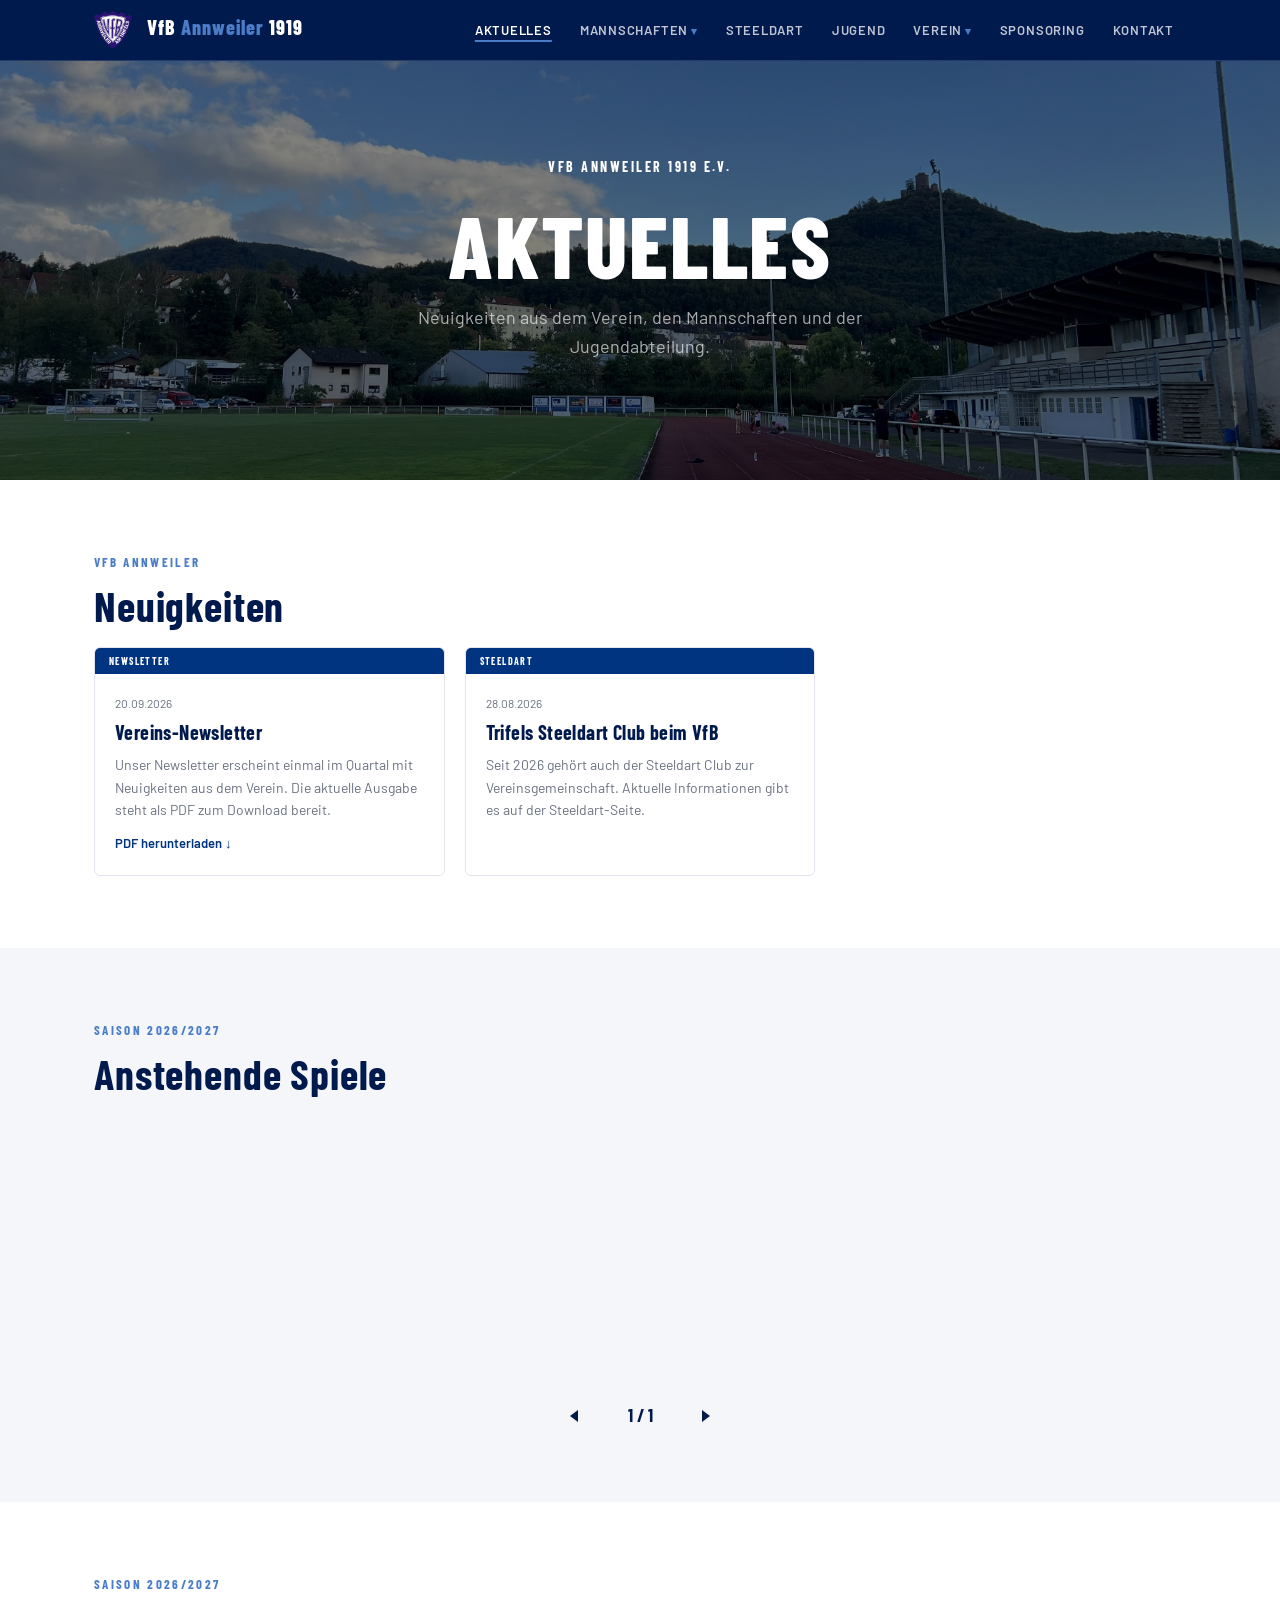
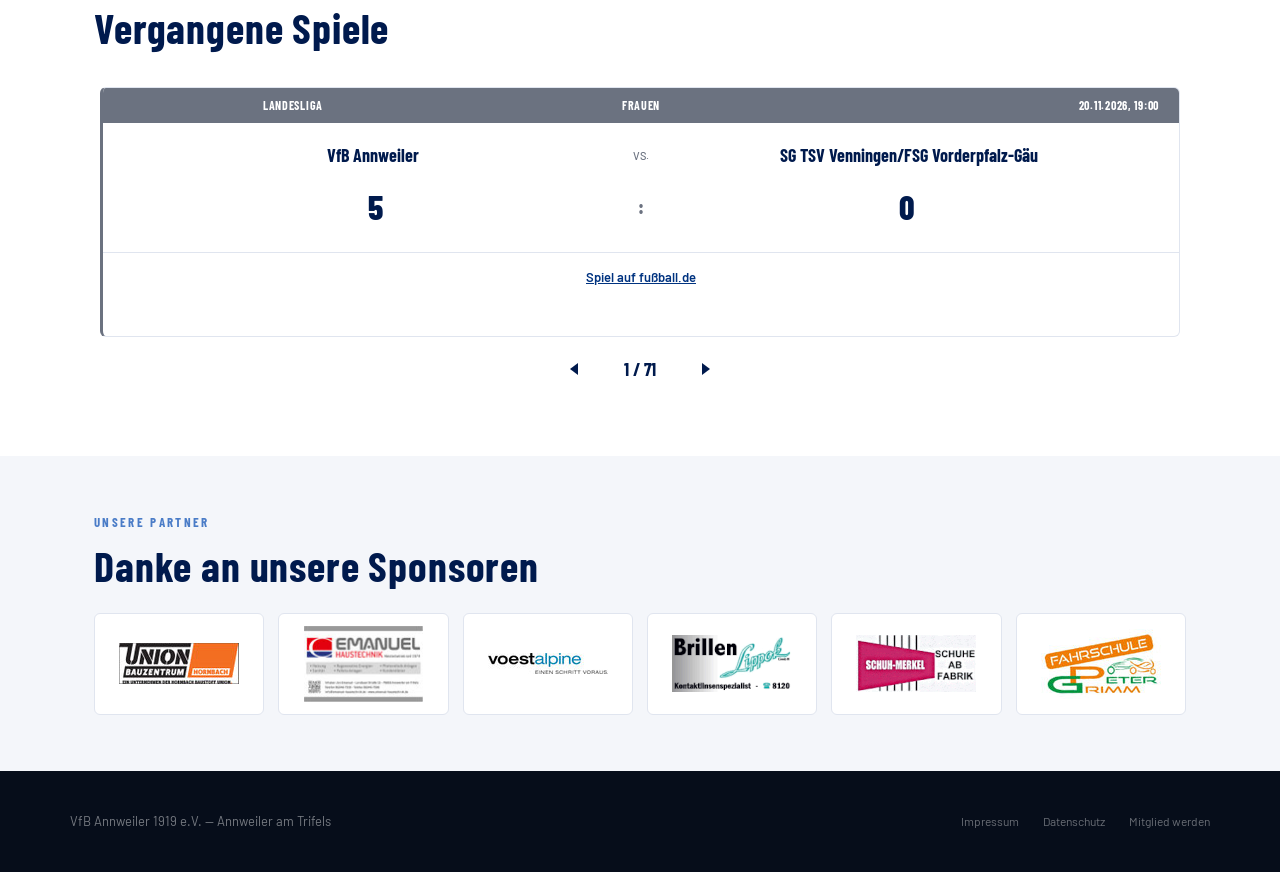
<file: index.html>
<!DOCTYPE html>
<html lang="de">
<head>
<meta charset="UTF-8">
<meta http-equiv="refresh" content="0; url=aktuelles.html">
<title>VfB Annweiler 1919 e.V.</title>
</head>
<body>
<p>Weiterleitung zu <a href="aktuelles.html">aktuelles.html</a> …</p>
</body>
</html>
</file>
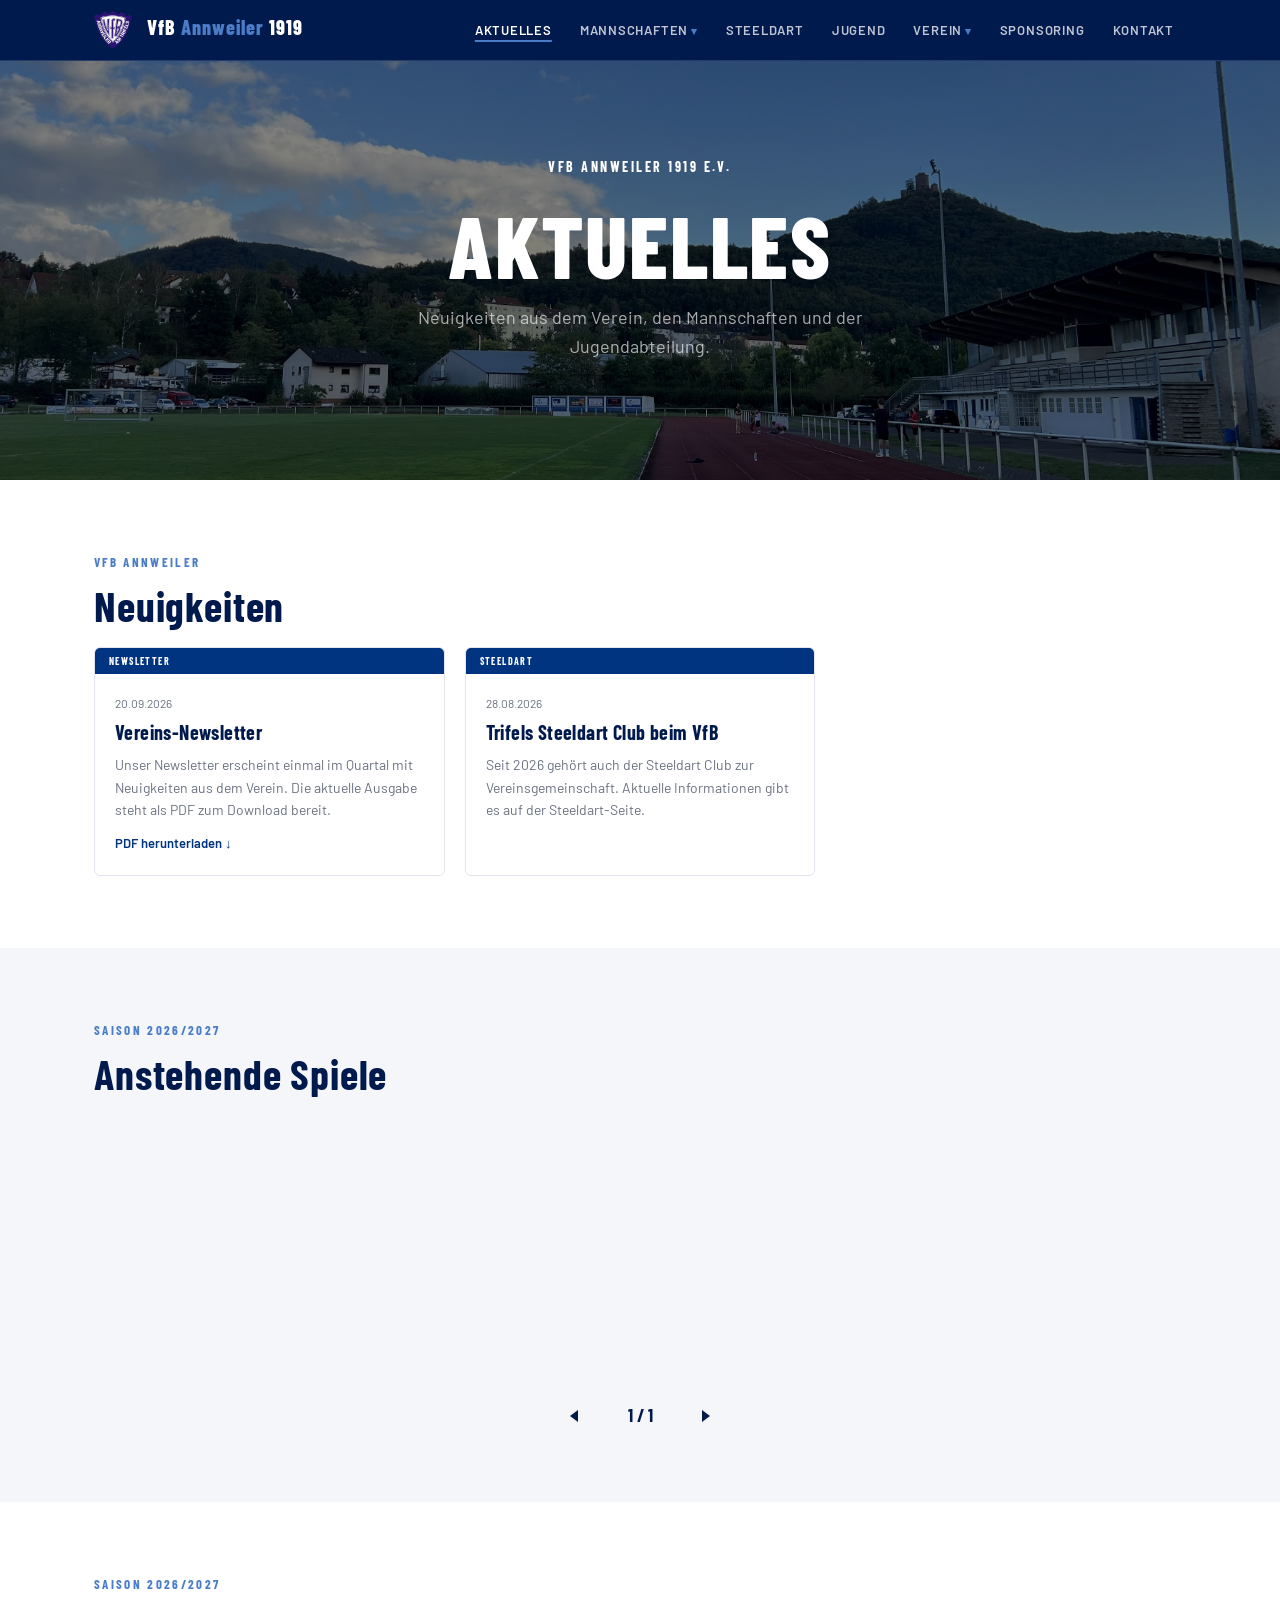
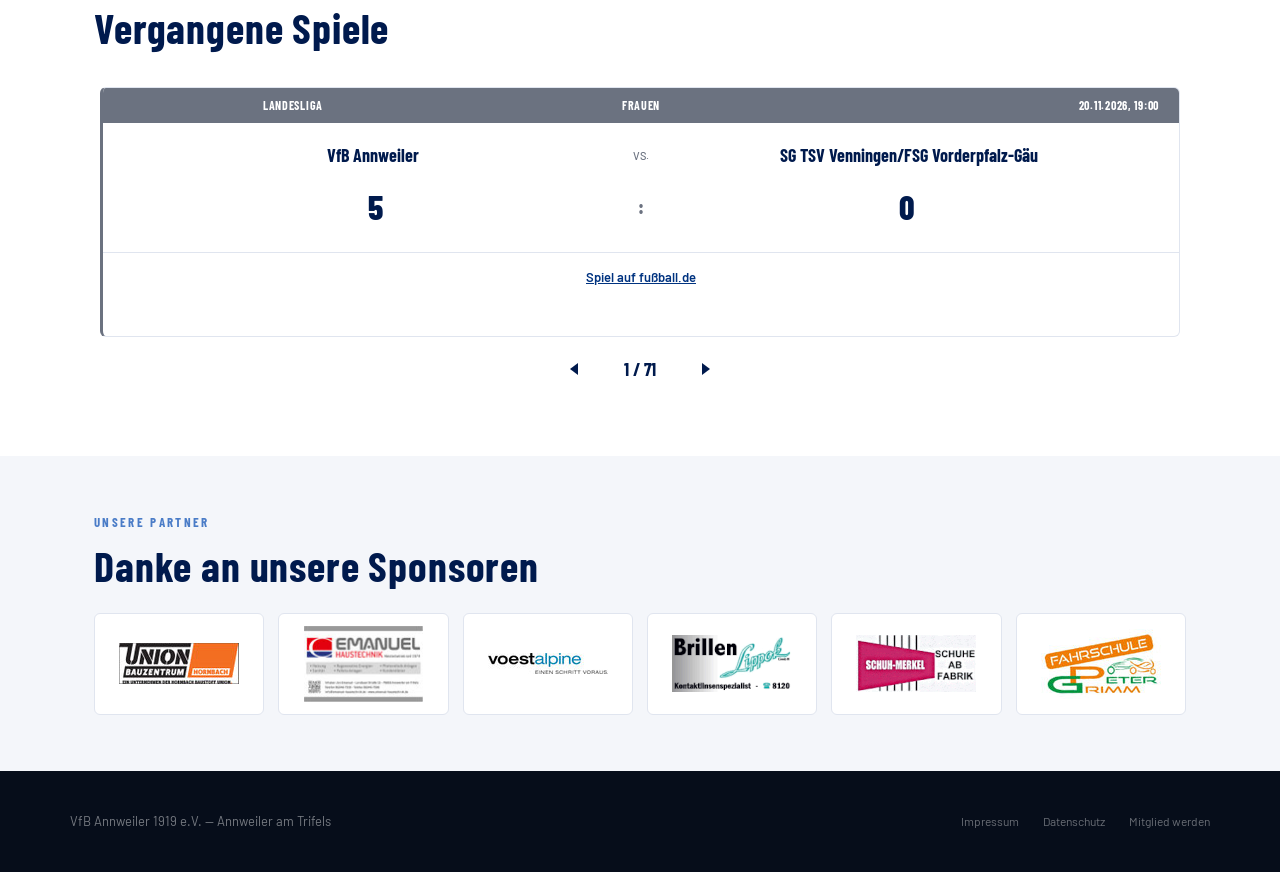
<file: aktuelles.html>
<!DOCTYPE html>
<html lang="de">
<head>
<meta charset="UTF-8">
<meta name="viewport" content="width=device-width, initial-scale=1.0">
<title>Aktuelles | VfB Annweiler 1919 e.V.</title>
<link rel="stylesheet" href="styles.css">
<script src="navigation.js" defer></script>
<script src="footer.js" defer></script>
<script src="spiele_anstehend.js" defer></script>
<script src="spiele_ergebnisse.js" defer></script>
<script src="news.js" defer></script>
</head>
<body>
<div id="site-nav"></div>

<section class="hero page-hero">
  <div class="container">
    <div class="hero-eyebrow">VfB Annweiler 1919 e.V.</div>
    <h1>Aktuelles</h1>
    <p class="hero-sub">Neuigkeiten aus dem Verein, den Mannschaften und der Jugendabteilung.</p>
  </div>
</section>

<section class="section-news">
  <div class="container">
    <div class="section-label">VfB Annweiler</div>
    <h2 class="section-title">Neuigkeiten</h2>
    <div id="news-container" class="news-grid"></div>
  </div>
</section>

<section class="section-news-games" aria-labelledby="news-games-title">
  <div class="container">
    <div class="section-label">Saison 2026/2027</div>
    <h2 id="news-games-title" class="section-title">Anstehende Spiele</h2>
    <div id="news-spiele-container" class="spiele-carousel" aria-label="Alle anstehenden Spiele"></div>
  </div>
</section>

<section class="section-news-results" aria-labelledby="news-results-title">
  <div class="container">
    <div class="section-label">Saison 2026/2027</div>
    <h2 id="news-results-title" class="section-title">Vergangene Spiele</h2>
    <div id="news-ergebnisse-container" class="spiele-carousel" aria-label="Alle vergangenen Spiele"></div>
  </div>
</section>

<div id="site-footer"></div>
</body>
</html>
</file>
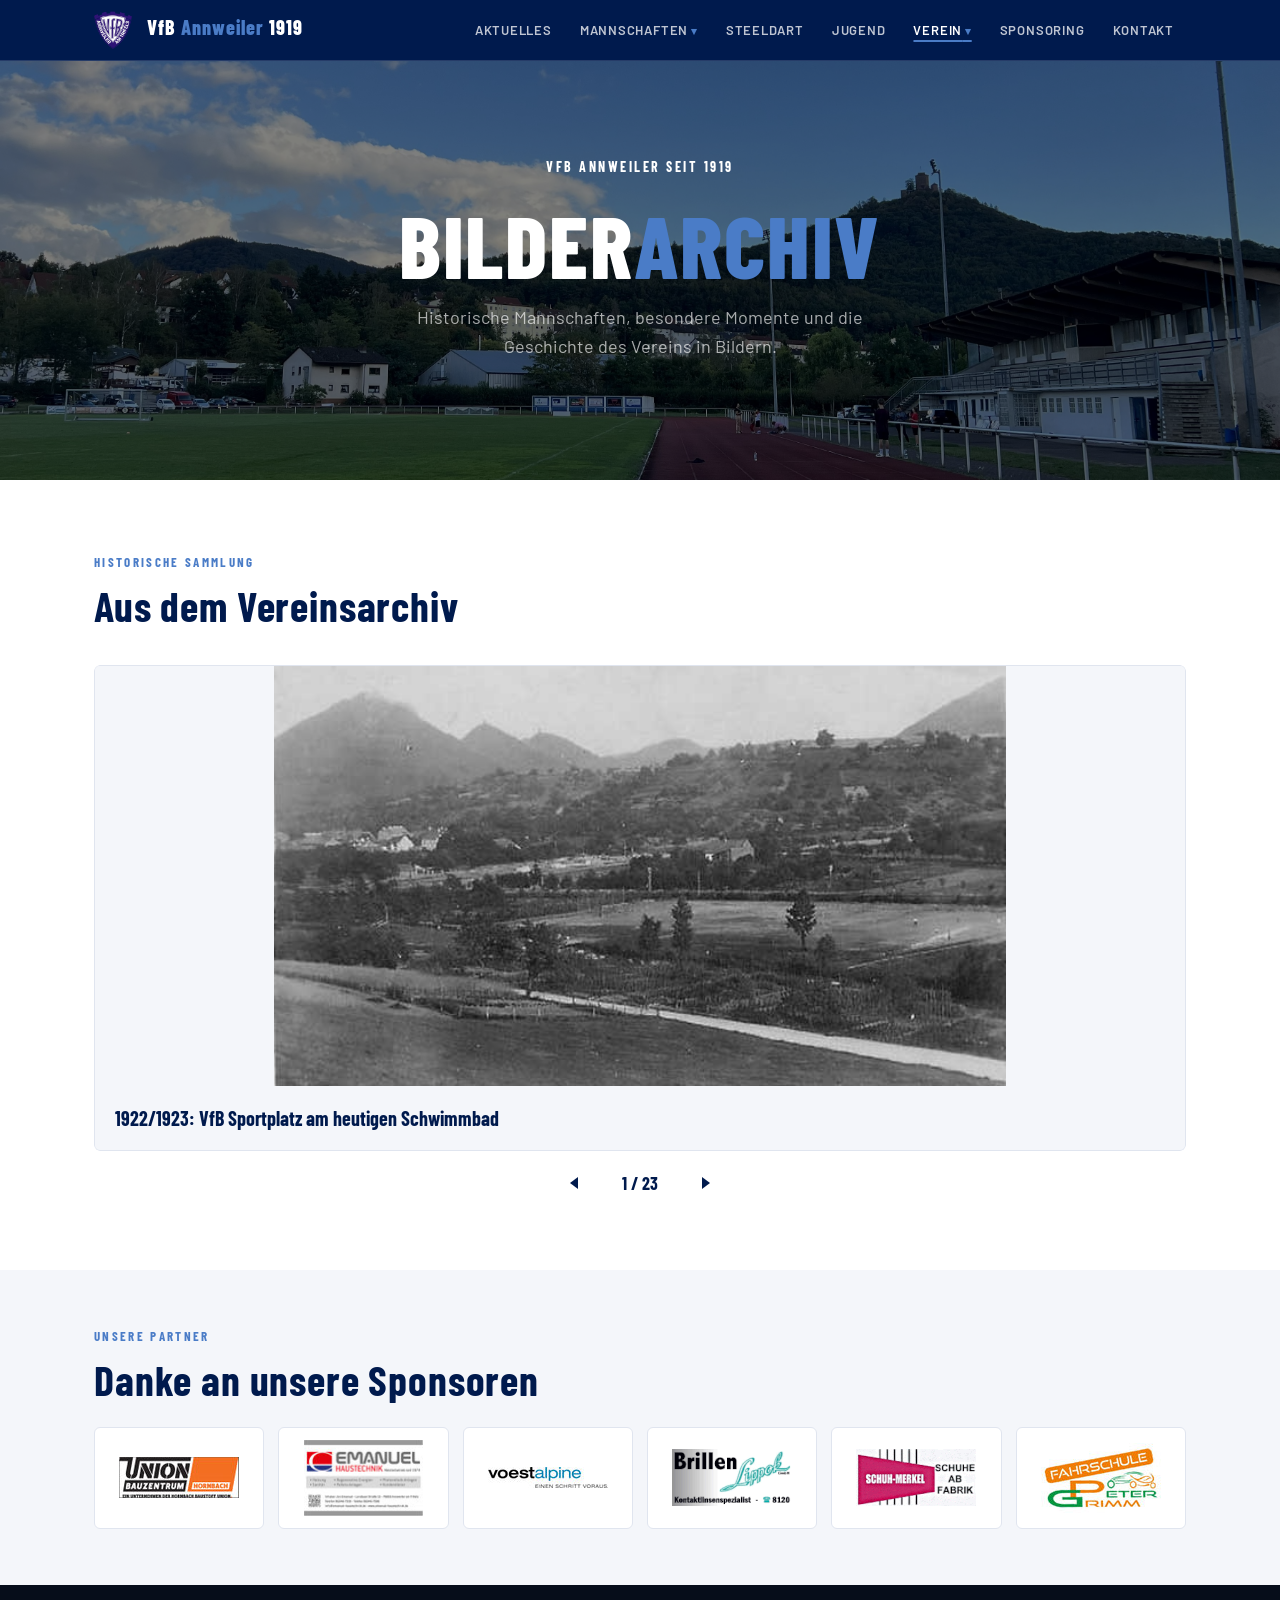
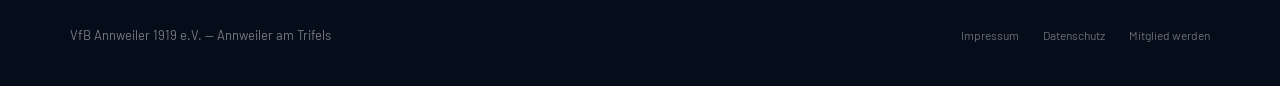
<file: bilderarchiv.html>
<!DOCTYPE html>
<html lang="de">
<head>
<meta charset="UTF-8">
<meta name="viewport" content="width=device-width, initial-scale=1.0">
<title>Bilderarchiv | VfB Annweiler 1919 e.V.</title>
<link rel="stylesheet" href="styles.css">
<script src="navigation.js" defer></script>
<script src="footer.js" defer></script>
</head>
<body>
<div id="site-nav"></div>
<section class="hero page-hero">
  <div class="container">
    <div class="hero-eyebrow">VfB Annweiler seit 1919</div>
    <h1>Bilder<span>archiv</span></h1>
    <p class="hero-sub">Historische Mannschaften, besondere Momente und die Geschichte des Vereins in Bildern.</p>
  </div>
</section>
<section class="section-bilderarchiv">
  <div class="container">
    <div class="section-label">Historische Sammlung</div>
    <h2 class="section-title">Aus dem Vereinsarchiv</h2>
    <div class="bildarchiv-carousel">
      <div class="bildarchiv-carousel-viewport" id="bildarchiv-carousel" aria-live="polite">
        <div class="bildarchiv-carousel-track"></div>
      </div>
      <div class="bildarchiv-carousel-controls" id="bildarchiv-carousel-controls">
        <button class="carousel-button carousel-button--prev" type="button" aria-label="Vorheriges Bild"></button>
        <span class="carousel-counter" id="bildarchiv-carousel-counter" aria-live="polite"></span>
        <button class="carousel-button carousel-button--next" type="button" aria-label="Nächstes Bild"></button>
      </div>
    </div>
  </div>
</section>
<div id="site-footer"></div>
<script src="bildarchiv.js" defer></script>
</body>
</html>
</file>
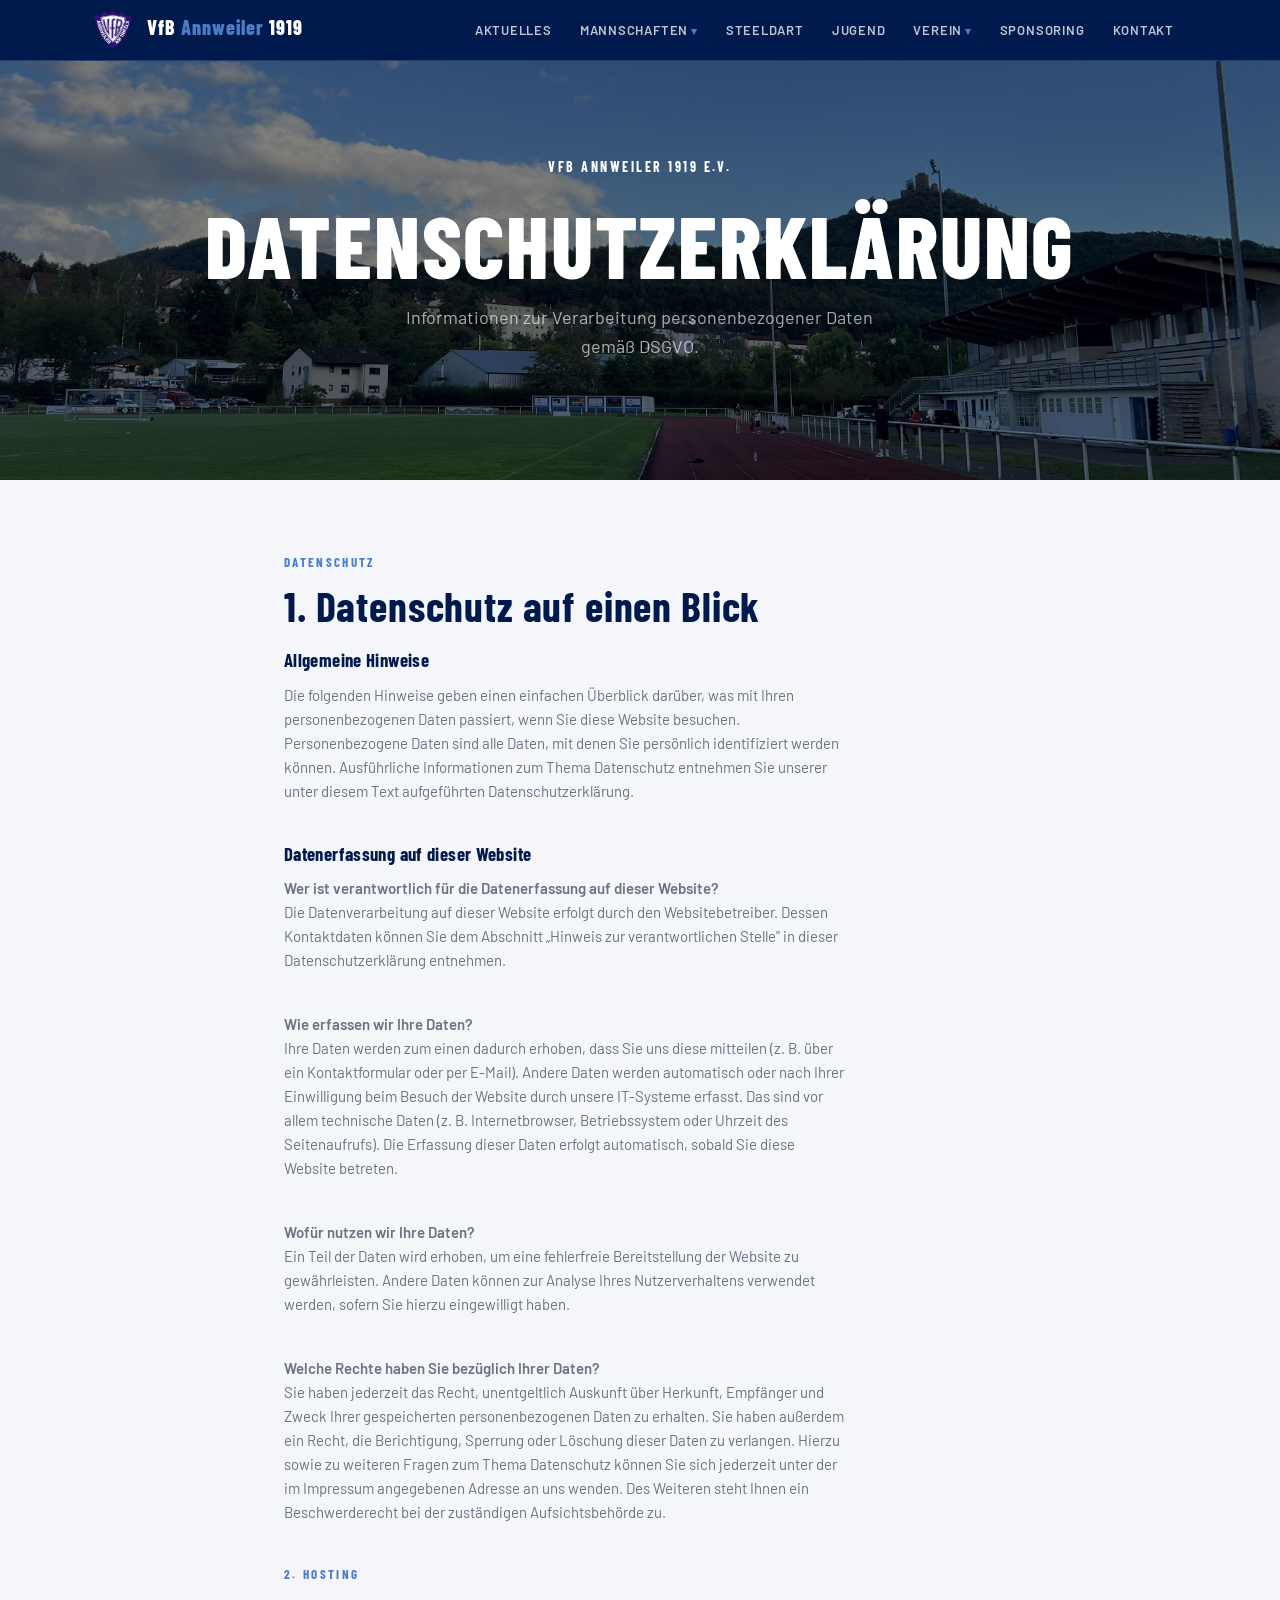
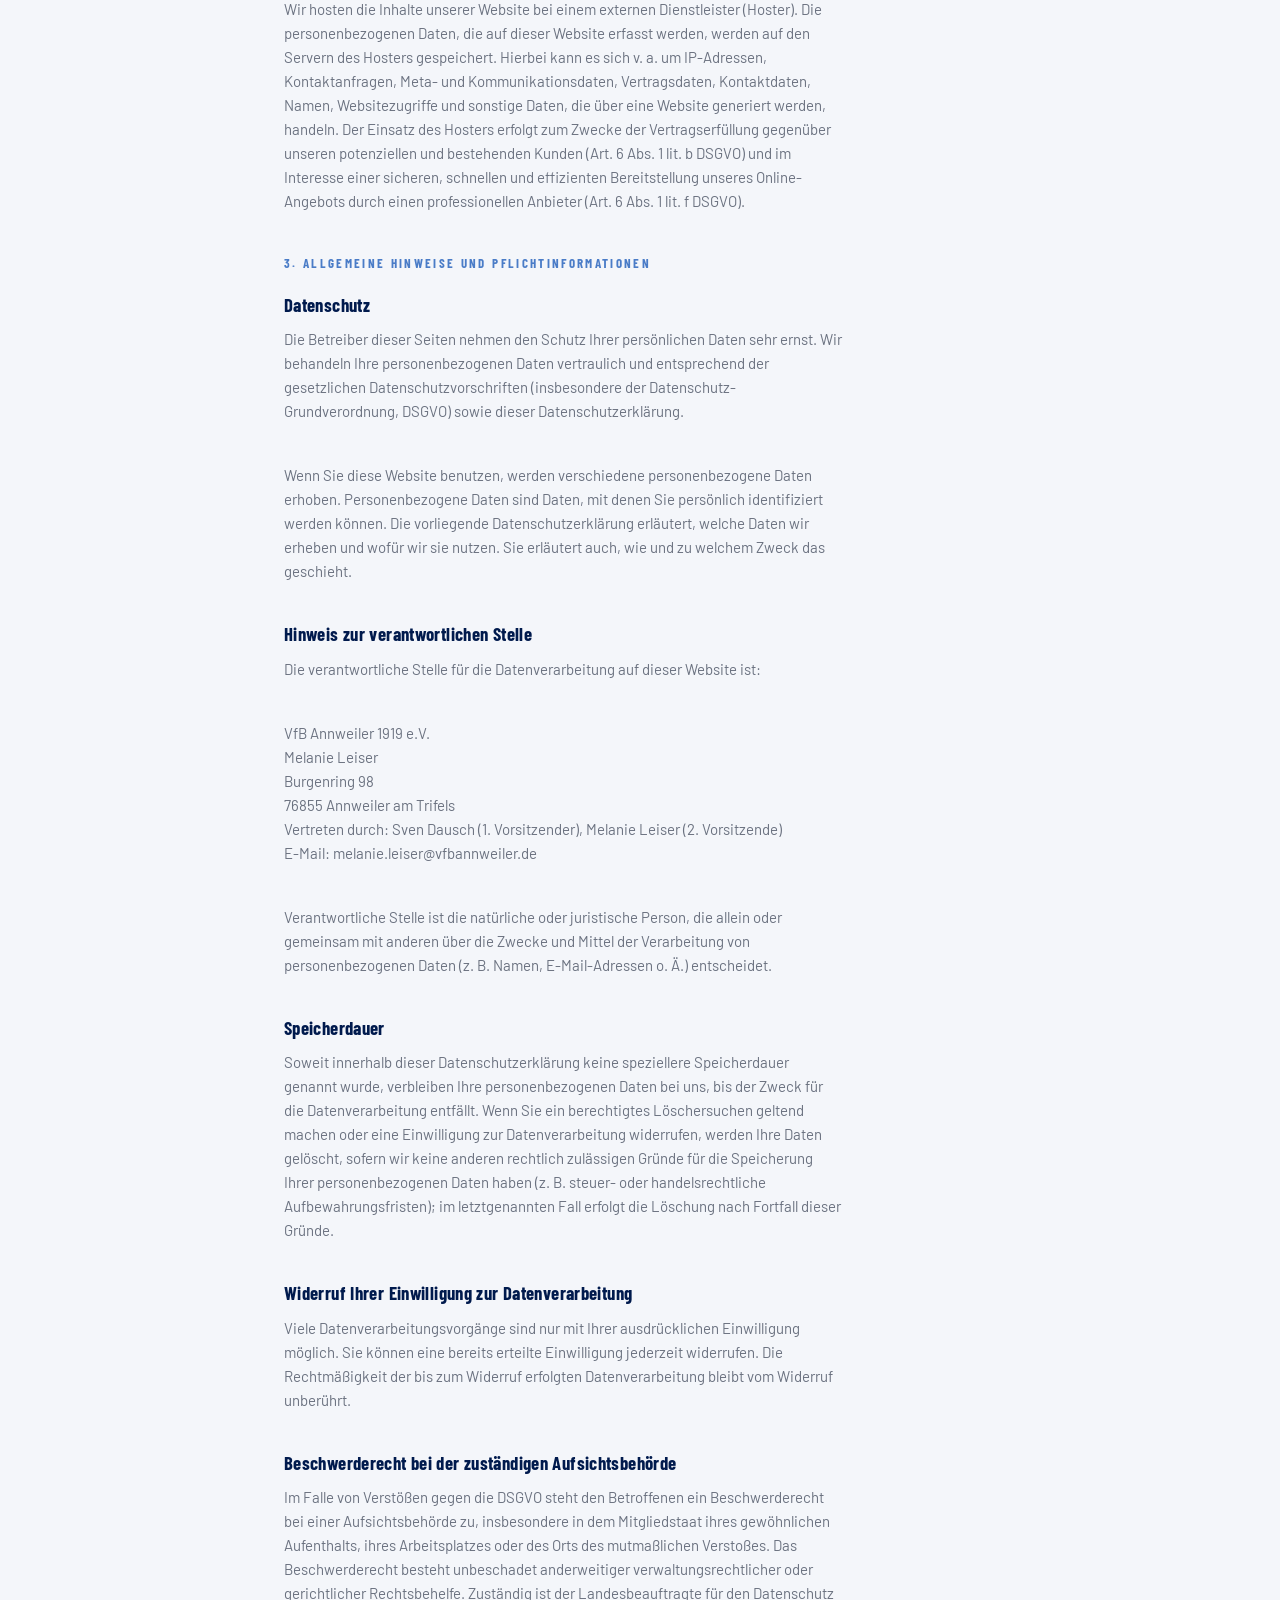
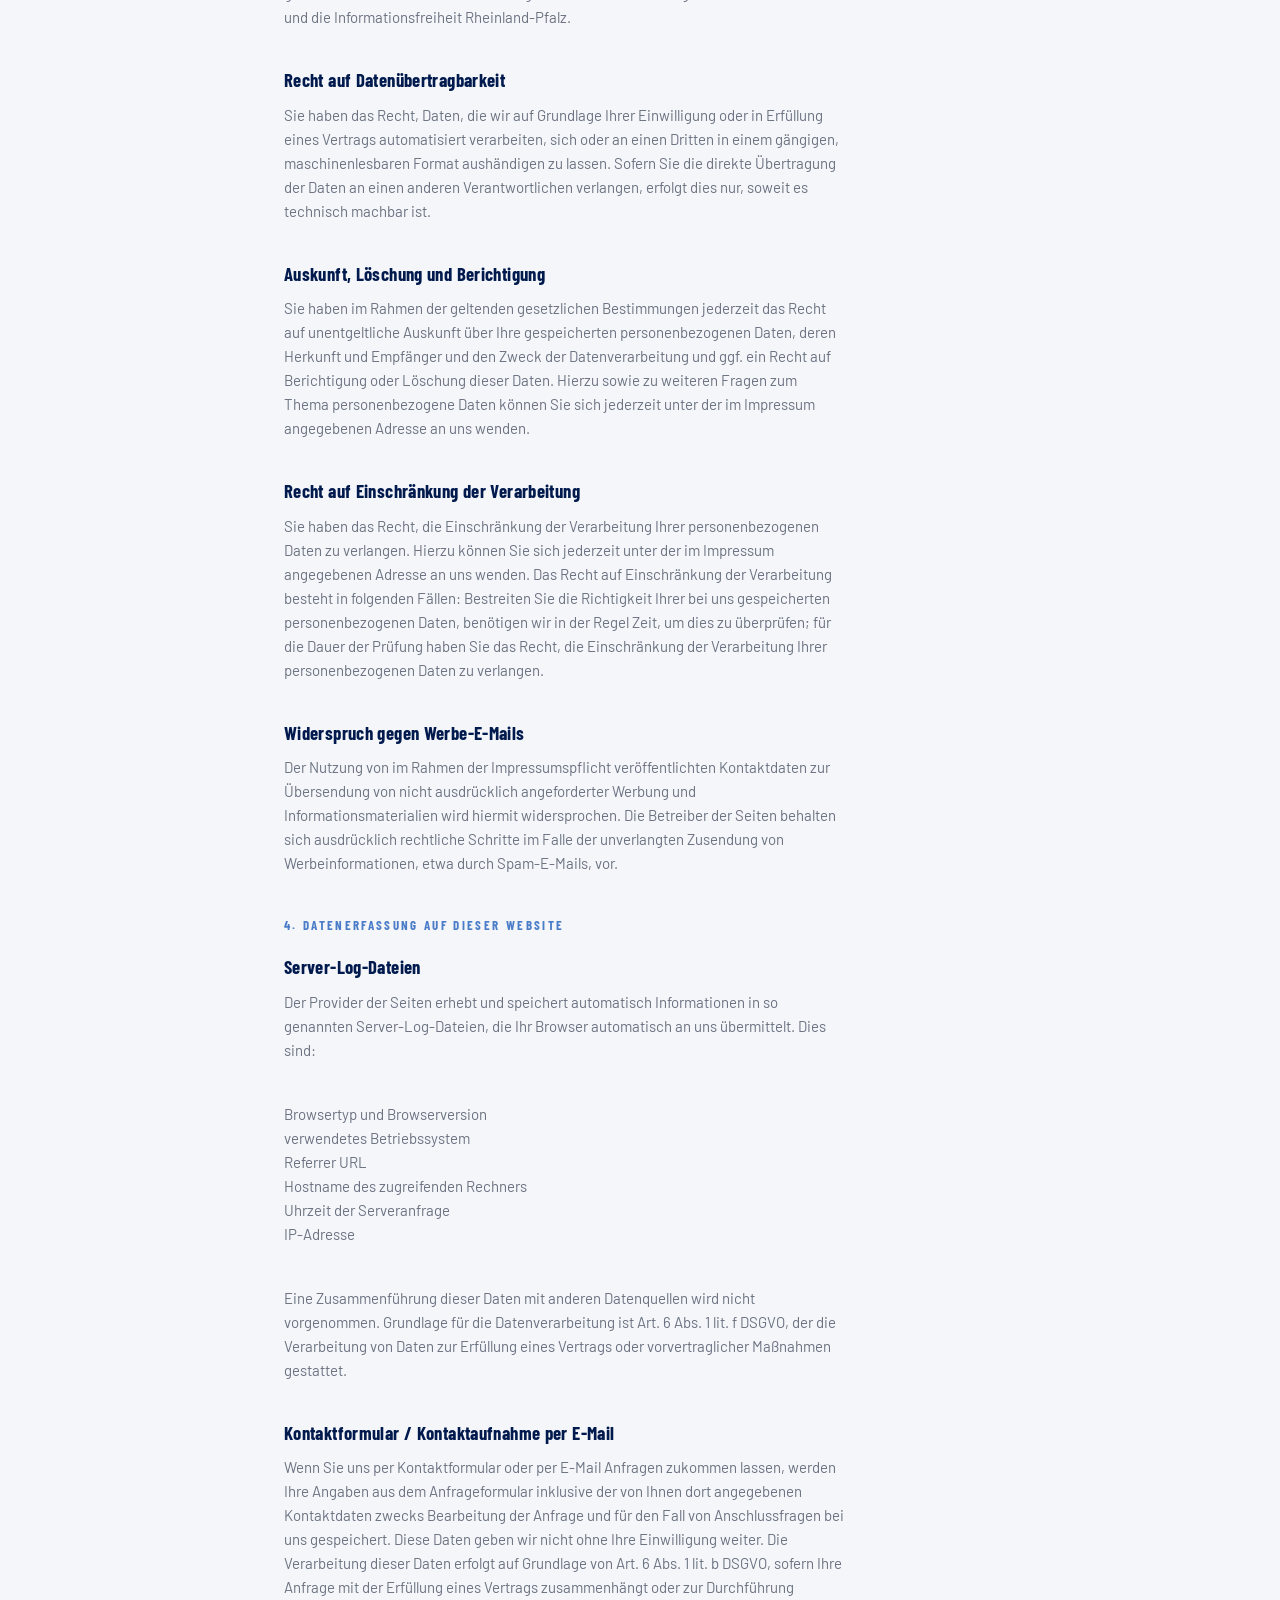
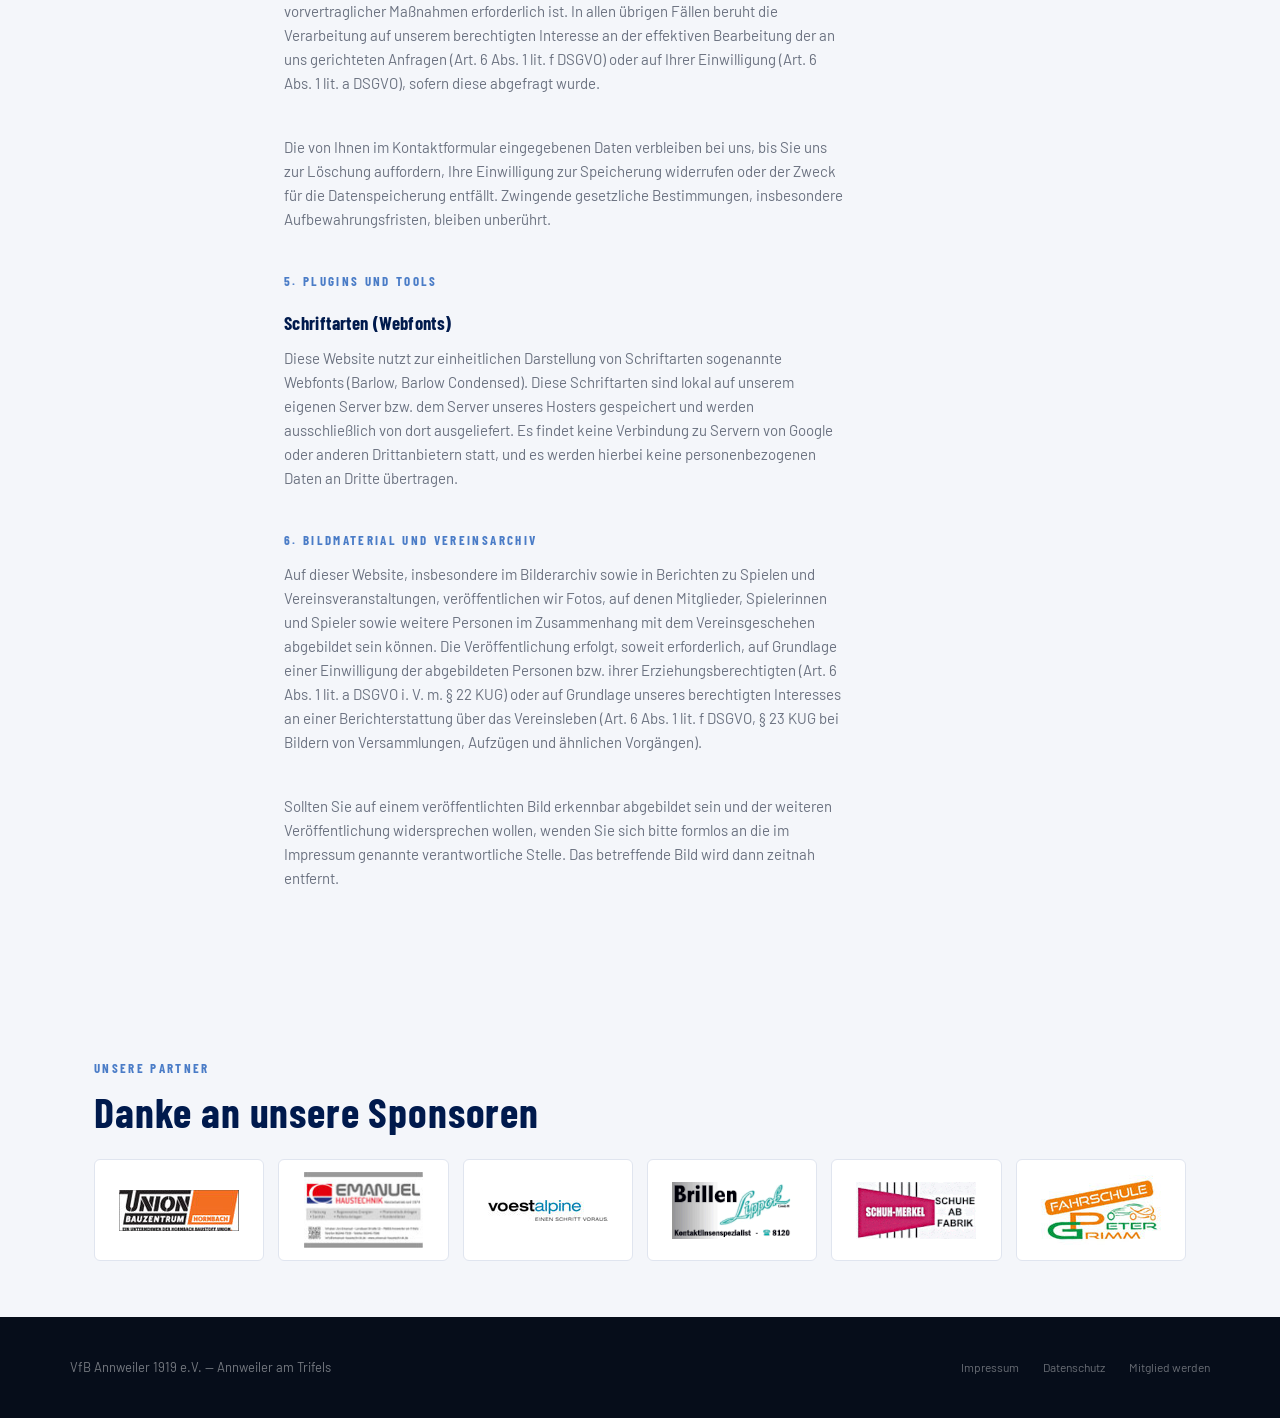
<file: datenschutz.html>
<!DOCTYPE html>
<html lang="de">
<head>
<meta charset="UTF-8">
<meta name="viewport" content="width=device-width, initial-scale=1.0">
<title>Datenschutz | VfB Annweiler 1919 e.V.</title>
<link rel="stylesheet" href="styles.css">
<script src="navigation.js" defer></script>
<script src="footer.js" defer></script>
</head>
<body>
<div id="site-nav"></div>
<section class="hero page-hero">
  <div class="container">
    <div class="hero-eyebrow">VfB Annweiler 1919 e.V.</div>
    <h1>Datenschutzerklärung</h1>
    <p class="hero-sub">Informationen zur Verarbeitung personenbezogener Daten gemäß DSGVO.</p>
  </div>
</section>
<section class="section-kontakt">
  <div class="container" style="max-width:760px;">

    <div class="section-label">Datenschutz</div>
    <h2 class="section-title">1. Datenschutz auf einen Blick</h2>
    <h3 style="color:var(--blue-dark); margin-top:20px;">Allgemeine Hinweise</h3>
    <p class="sponsoring-intro" style="color:var(--muted);">Die folgenden Hinweise geben einen einfachen Überblick darüber, was mit Ihren personenbezogenen Daten passiert, wenn Sie diese Website besuchen. Personenbezogene Daten sind alle Daten, mit denen Sie persönlich identifiziert werden können. Ausführliche Informationen zum Thema Datenschutz entnehmen Sie unserer unter diesem Text aufgeführten Datenschutzerklärung.</p>

    <h3 style="color:var(--blue-dark); margin-top:20px;">Datenerfassung auf dieser Website</h3>
    <p class="sponsoring-intro" style="color:var(--muted);"><strong>Wer ist verantwortlich für die Datenerfassung auf dieser Website?</strong><br>
    Die Datenverarbeitung auf dieser Website erfolgt durch den Websitebetreiber. Dessen Kontaktdaten können Sie dem Abschnitt „Hinweis zur verantwortlichen Stelle" in dieser Datenschutzerklärung entnehmen.</p>
    <p class="sponsoring-intro" style="color:var(--muted);"><strong>Wie erfassen wir Ihre Daten?</strong><br>
    Ihre Daten werden zum einen dadurch erhoben, dass Sie uns diese mitteilen (z. B. über ein Kontaktformular oder per E-Mail). Andere Daten werden automatisch oder nach Ihrer Einwilligung beim Besuch der Website durch unsere IT-Systeme erfasst. Das sind vor allem technische Daten (z. B. Internetbrowser, Betriebssystem oder Uhrzeit des Seitenaufrufs). Die Erfassung dieser Daten erfolgt automatisch, sobald Sie diese Website betreten.</p>
    <p class="sponsoring-intro" style="color:var(--muted);"><strong>Wofür nutzen wir Ihre Daten?</strong><br>
    Ein Teil der Daten wird erhoben, um eine fehlerfreie Bereitstellung der Website zu gewährleisten. Andere Daten können zur Analyse Ihres Nutzerverhaltens verwendet werden, sofern Sie hierzu eingewilligt haben.</p>
    <p class="sponsoring-intro" style="color:var(--muted);"><strong>Welche Rechte haben Sie bezüglich Ihrer Daten?</strong><br>
    Sie haben jederzeit das Recht, unentgeltlich Auskunft über Herkunft, Empfänger und Zweck Ihrer gespeicherten personenbezogenen Daten zu erhalten. Sie haben außerdem ein Recht, die Berichtigung, Sperrung oder Löschung dieser Daten zu verlangen. Hierzu sowie zu weiteren Fragen zum Thema Datenschutz können Sie sich jederzeit unter der im Impressum angegebenen Adresse an uns wenden. Des Weiteren steht Ihnen ein Beschwerderecht bei der zuständigen Aufsichtsbehörde zu.</p>

    <div class="section-label" style="margin-top:32px;">2. Hosting</div>
    <p class="sponsoring-intro" style="color:var(--muted);">Wir hosten die Inhalte unserer Website bei einem externen Dienstleister (Hoster). Die personenbezogenen Daten, die auf dieser Website erfasst werden, werden auf den Servern des Hosters gespeichert. Hierbei kann es sich v. a. um IP-Adressen, Kontaktanfragen, Meta- und Kommunikationsdaten, Vertragsdaten, Kontaktdaten, Namen, Websitezugriffe und sonstige Daten, die über eine Website generiert werden, handeln. Der Einsatz des Hosters erfolgt zum Zwecke der Vertragserfüllung gegenüber unseren potenziellen und bestehenden Kunden (Art. 6 Abs. 1 lit. b DSGVO) und im Interesse einer sicheren, schnellen und effizienten Bereitstellung unseres Online-Angebots durch einen professionellen Anbieter (Art. 6 Abs. 1 lit. f DSGVO).</p>

    <div class="section-label" style="margin-top:32px;">3. Allgemeine Hinweise und Pflichtinformationen</div>
    <h3 style="color:var(--blue-dark); margin-top:20px;">Datenschutz</h3>
    <p class="sponsoring-intro" style="color:var(--muted);">Die Betreiber dieser Seiten nehmen den Schutz Ihrer persönlichen Daten sehr ernst. Wir behandeln Ihre personenbezogenen Daten vertraulich und entsprechend der gesetzlichen Datenschutzvorschriften (insbesondere der Datenschutz-Grundverordnung, DSGVO) sowie dieser Datenschutzerklärung.</p>
    <p class="sponsoring-intro" style="color:var(--muted);">Wenn Sie diese Website benutzen, werden verschiedene personenbezogene Daten erhoben. Personenbezogene Daten sind Daten, mit denen Sie persönlich identifiziert werden können. Die vorliegende Datenschutzerklärung erläutert, welche Daten wir erheben und wofür wir sie nutzen. Sie erläutert auch, wie und zu welchem Zweck das geschieht.</p>

    <h3 style="color:var(--blue-dark); margin-top:20px;">Hinweis zur verantwortlichen Stelle</h3>
    <p class="sponsoring-intro" style="color:var(--muted);">Die verantwortliche Stelle für die Datenverarbeitung auf dieser Website ist:</p>
    <p class="sponsoring-intro" style="color:var(--muted);">
      VfB Annweiler 1919 e.V.<br>
      Melanie Leiser<br>
      Burgenring 98<br>
      76855 Annweiler am Trifels<br>
      Vertreten durch: Sven Dausch (1. Vorsitzender), Melanie Leiser (2. Vorsitzende)<br>
      E-Mail: <a href="mailto:melanie.leiser@vfbannweiler.de">melanie.leiser@vfbannweiler.de</a>
    </p>
    <p class="sponsoring-intro" style="color:var(--muted);">Verantwortliche Stelle ist die natürliche oder juristische Person, die allein oder gemeinsam mit anderen über die Zwecke und Mittel der Verarbeitung von personenbezogenen Daten (z. B. Namen, E-Mail-Adressen o. Ä.) entscheidet.</p>

    <h3 style="color:var(--blue-dark); margin-top:20px;">Speicherdauer</h3>
    <p class="sponsoring-intro" style="color:var(--muted);">Soweit innerhalb dieser Datenschutzerklärung keine speziellere Speicherdauer genannt wurde, verbleiben Ihre personenbezogenen Daten bei uns, bis der Zweck für die Datenverarbeitung entfällt. Wenn Sie ein berechtigtes Löschersuchen geltend machen oder eine Einwilligung zur Datenverarbeitung widerrufen, werden Ihre Daten gelöscht, sofern wir keine anderen rechtlich zulässigen Gründe für die Speicherung Ihrer personenbezogenen Daten haben (z. B. steuer- oder handelsrechtliche Aufbewahrungsfristen); im letztgenannten Fall erfolgt die Löschung nach Fortfall dieser Gründe.</p>

    <h3 style="color:var(--blue-dark); margin-top:20px;">Widerruf Ihrer Einwilligung zur Datenverarbeitung</h3>
    <p class="sponsoring-intro" style="color:var(--muted);">Viele Datenverarbeitungsvorgänge sind nur mit Ihrer ausdrücklichen Einwilligung möglich. Sie können eine bereits erteilte Einwilligung jederzeit widerrufen. Die Rechtmäßigkeit der bis zum Widerruf erfolgten Datenverarbeitung bleibt vom Widerruf unberührt.</p>

    <h3 style="color:var(--blue-dark); margin-top:20px;">Beschwerderecht bei der zuständigen Aufsichtsbehörde</h3>
    <p class="sponsoring-intro" style="color:var(--muted);">Im Falle von Verstößen gegen die DSGVO steht den Betroffenen ein Beschwerderecht bei einer Aufsichtsbehörde zu, insbesondere in dem Mitgliedstaat ihres gewöhnlichen Aufenthalts, ihres Arbeitsplatzes oder des Orts des mutmaßlichen Verstoßes. Das Beschwerderecht besteht unbeschadet anderweitiger verwaltungsrechtlicher oder gerichtlicher Rechtsbehelfe. Zuständig ist der Landesbeauftragte für den Datenschutz und die Informationsfreiheit Rheinland-Pfalz.</p>

    <h3 style="color:var(--blue-dark); margin-top:20px;">Recht auf Datenübertragbarkeit</h3>
    <p class="sponsoring-intro" style="color:var(--muted);">Sie haben das Recht, Daten, die wir auf Grundlage Ihrer Einwilligung oder in Erfüllung eines Vertrags automatisiert verarbeiten, sich oder an einen Dritten in einem gängigen, maschinenlesbaren Format aushändigen zu lassen. Sofern Sie die direkte Übertragung der Daten an einen anderen Verantwortlichen verlangen, erfolgt dies nur, soweit es technisch machbar ist.</p>

    <h3 style="color:var(--blue-dark); margin-top:20px;">Auskunft, Löschung und Berichtigung</h3>
    <p class="sponsoring-intro" style="color:var(--muted);">Sie haben im Rahmen der geltenden gesetzlichen Bestimmungen jederzeit das Recht auf unentgeltliche Auskunft über Ihre gespeicherten personenbezogenen Daten, deren Herkunft und Empfänger und den Zweck der Datenverarbeitung und ggf. ein Recht auf Berichtigung oder Löschung dieser Daten. Hierzu sowie zu weiteren Fragen zum Thema personenbezogene Daten können Sie sich jederzeit unter der im Impressum angegebenen Adresse an uns wenden.</p>

    <h3 style="color:var(--blue-dark); margin-top:20px;">Recht auf Einschränkung der Verarbeitung</h3>
    <p class="sponsoring-intro" style="color:var(--muted);">Sie haben das Recht, die Einschränkung der Verarbeitung Ihrer personenbezogenen Daten zu verlangen. Hierzu können Sie sich jederzeit unter der im Impressum angegebenen Adresse an uns wenden. Das Recht auf Einschränkung der Verarbeitung besteht in folgenden Fällen: Bestreiten Sie die Richtigkeit Ihrer bei uns gespeicherten personenbezogenen Daten, benötigen wir in der Regel Zeit, um dies zu überprüfen; für die Dauer der Prüfung haben Sie das Recht, die Einschränkung der Verarbeitung Ihrer personenbezogenen Daten zu verlangen.</p>

    <h3 style="color:var(--blue-dark); margin-top:20px;">Widerspruch gegen Werbe-E-Mails</h3>
    <p class="sponsoring-intro" style="color:var(--muted);">Der Nutzung von im Rahmen der Impressumspflicht veröffentlichten Kontaktdaten zur Übersendung von nicht ausdrücklich angeforderter Werbung und Informationsmaterialien wird hiermit widersprochen. Die Betreiber der Seiten behalten sich ausdrücklich rechtliche Schritte im Falle der unverlangten Zusendung von Werbeinformationen, etwa durch Spam-E-Mails, vor.</p>

    <div class="section-label" style="margin-top:32px;">4. Datenerfassung auf dieser Website</div>
    <h3 style="color:var(--blue-dark); margin-top:20px;">Server-Log-Dateien</h3>
    <p class="sponsoring-intro" style="color:var(--muted);">Der Provider der Seiten erhebt und speichert automatisch Informationen in so genannten Server-Log-Dateien, die Ihr Browser automatisch an uns übermittelt. Dies sind:</p>
    <p class="sponsoring-intro" style="color:var(--muted);">
      Browsertyp und Browserversion<br>
      verwendetes Betriebssystem<br>
      Referrer URL<br>
      Hostname des zugreifenden Rechners<br>
      Uhrzeit der Serveranfrage<br>
      IP-Adresse
    </p>
    <p class="sponsoring-intro" style="color:var(--muted);">Eine Zusammenführung dieser Daten mit anderen Datenquellen wird nicht vorgenommen. Grundlage für die Datenverarbeitung ist Art. 6 Abs. 1 lit. f DSGVO, der die Verarbeitung von Daten zur Erfüllung eines Vertrags oder vorvertraglicher Maßnahmen gestattet.</p>

    <h3 style="color:var(--blue-dark); margin-top:20px;">Kontaktformular / Kontaktaufnahme per E-Mail</h3>
    <p class="sponsoring-intro" style="color:var(--muted);">Wenn Sie uns per Kontaktformular oder per E-Mail Anfragen zukommen lassen, werden Ihre Angaben aus dem Anfrageformular inklusive der von Ihnen dort angegebenen Kontaktdaten zwecks Bearbeitung der Anfrage und für den Fall von Anschlussfragen bei uns gespeichert. Diese Daten geben wir nicht ohne Ihre Einwilligung weiter. Die Verarbeitung dieser Daten erfolgt auf Grundlage von Art. 6 Abs. 1 lit. b DSGVO, sofern Ihre Anfrage mit der Erfüllung eines Vertrags zusammenhängt oder zur Durchführung vorvertraglicher Maßnahmen erforderlich ist. In allen übrigen Fällen beruht die Verarbeitung auf unserem berechtigten Interesse an der effektiven Bearbeitung der an uns gerichteten Anfragen (Art. 6 Abs. 1 lit. f DSGVO) oder auf Ihrer Einwilligung (Art. 6 Abs. 1 lit. a DSGVO), sofern diese abgefragt wurde.</p>
    <p class="sponsoring-intro" style="color:var(--muted);">Die von Ihnen im Kontaktformular eingegebenen Daten verbleiben bei uns, bis Sie uns zur Löschung auffordern, Ihre Einwilligung zur Speicherung widerrufen oder der Zweck für die Datenspeicherung entfällt. Zwingende gesetzliche Bestimmungen, insbesondere Aufbewahrungsfristen, bleiben unberührt.</p>

    <div class="section-label" style="margin-top:32px;">5. Plugins und Tools</div>
    <h3 style="color:var(--blue-dark); margin-top:20px;">Schriftarten (Webfonts)</h3>
    <p class="sponsoring-intro" style="color:var(--muted);">Diese Website nutzt zur einheitlichen Darstellung von Schriftarten sogenannte Webfonts (Barlow, Barlow Condensed). Diese Schriftarten sind lokal auf unserem eigenen Server bzw. dem Server unseres Hosters gespeichert und werden ausschließlich von dort ausgeliefert. Es findet keine Verbindung zu Servern von Google oder anderen Drittanbietern statt, und es werden hierbei keine personenbezogenen Daten an Dritte übertragen.</p>

    <div class="section-label" style="margin-top:32px;">6. Bildmaterial und Vereinsarchiv</div>
    <p class="sponsoring-intro" style="color:var(--muted);">Auf dieser Website, insbesondere im Bilderarchiv sowie in Berichten zu Spielen und Vereinsveranstaltungen, veröffentlichen wir Fotos, auf denen Mitglieder, Spielerinnen und Spieler sowie weitere Personen im Zusammenhang mit dem Vereinsgeschehen abgebildet sein können. Die Veröffentlichung erfolgt, soweit erforderlich, auf Grundlage einer Einwilligung der abgebildeten Personen bzw. ihrer Erziehungsberechtigten (Art. 6 Abs. 1 lit. a DSGVO i. V. m. § 22 KUG) oder auf Grundlage unseres berechtigten Interesses an einer Berichterstattung über das Vereinsleben (Art. 6 Abs. 1 lit. f DSGVO, § 23 KUG bei Bildern von Versammlungen, Aufzügen und ähnlichen Vorgängen).</p>
    <p class="sponsoring-intro" style="color:var(--muted);">Sollten Sie auf einem veröffentlichten Bild erkennbar abgebildet sein und der weiteren Veröffentlichung widersprechen wollen, wenden Sie sich bitte formlos an die im Impressum genannte verantwortliche Stelle. Das betreffende Bild wird dann zeitnah entfernt.</p>

  </div>
</section>
<div id="site-footer"></div>
</body>
</html>
</file>
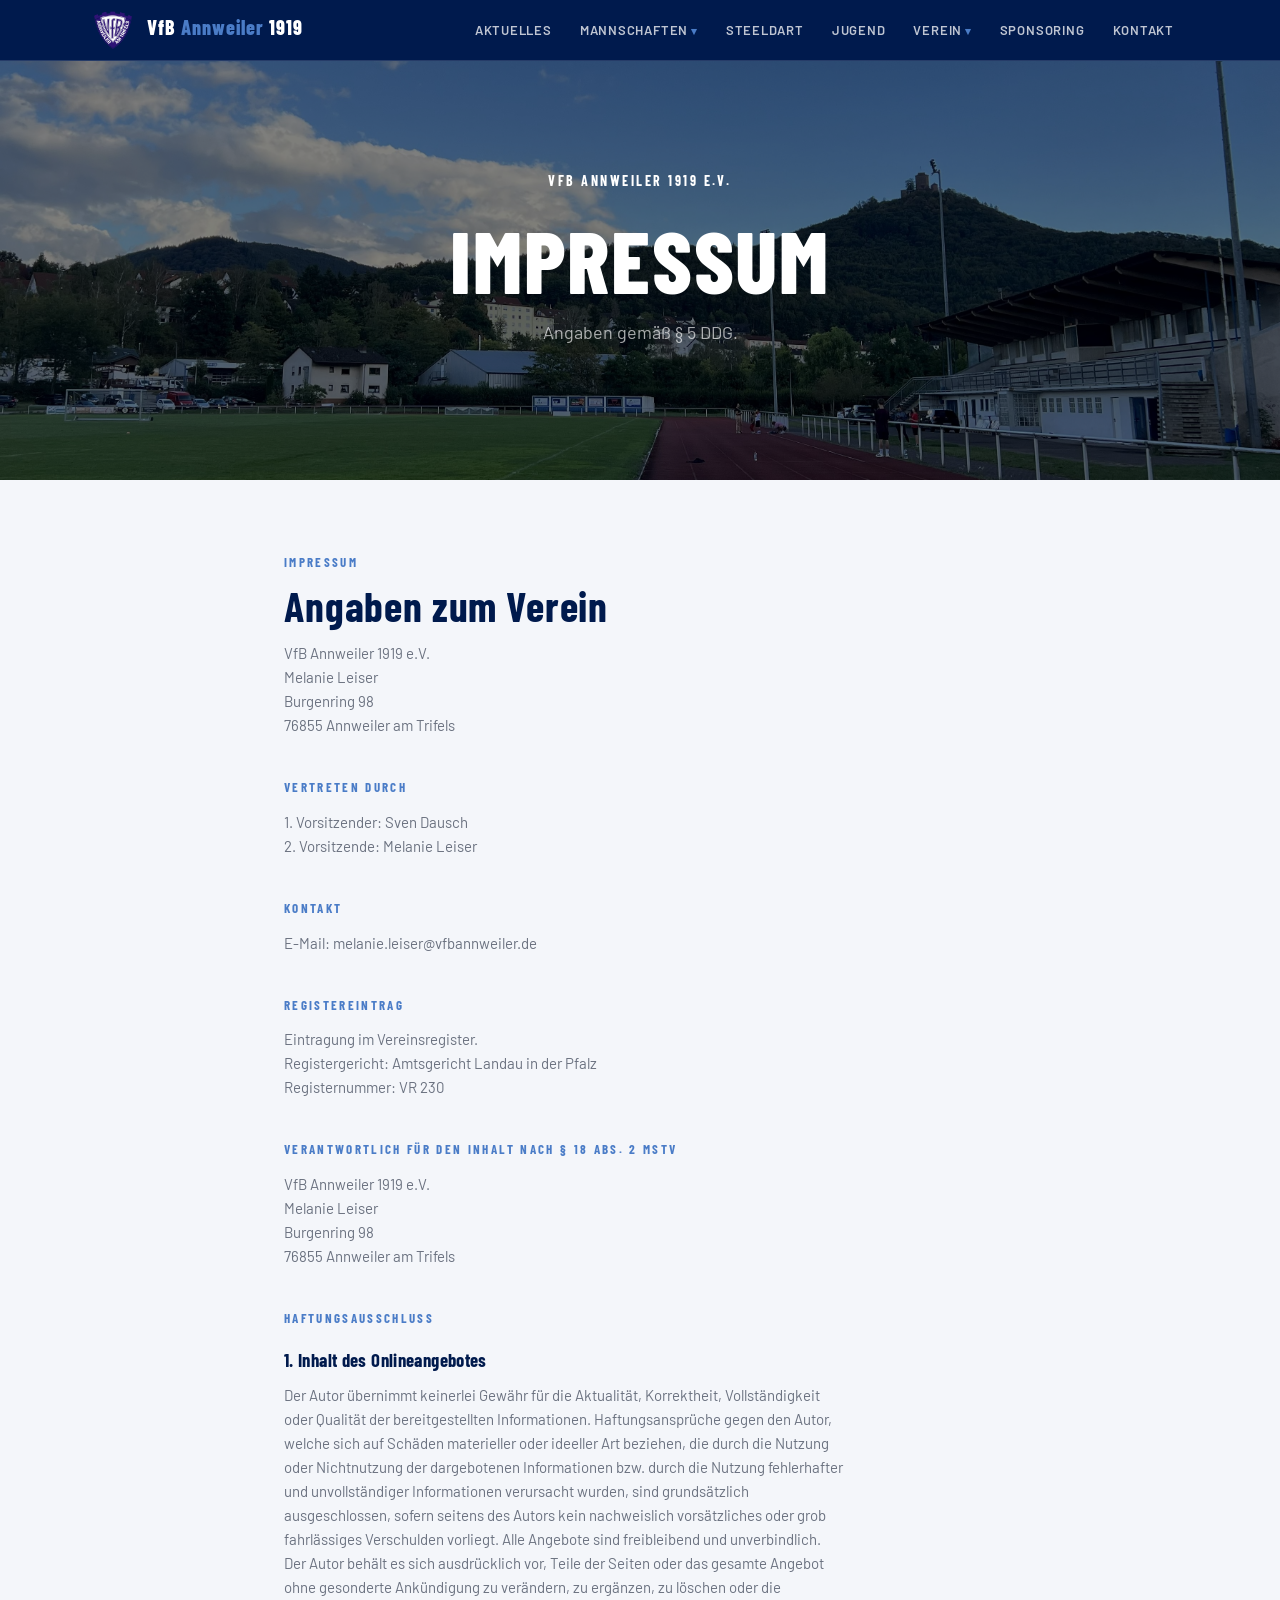
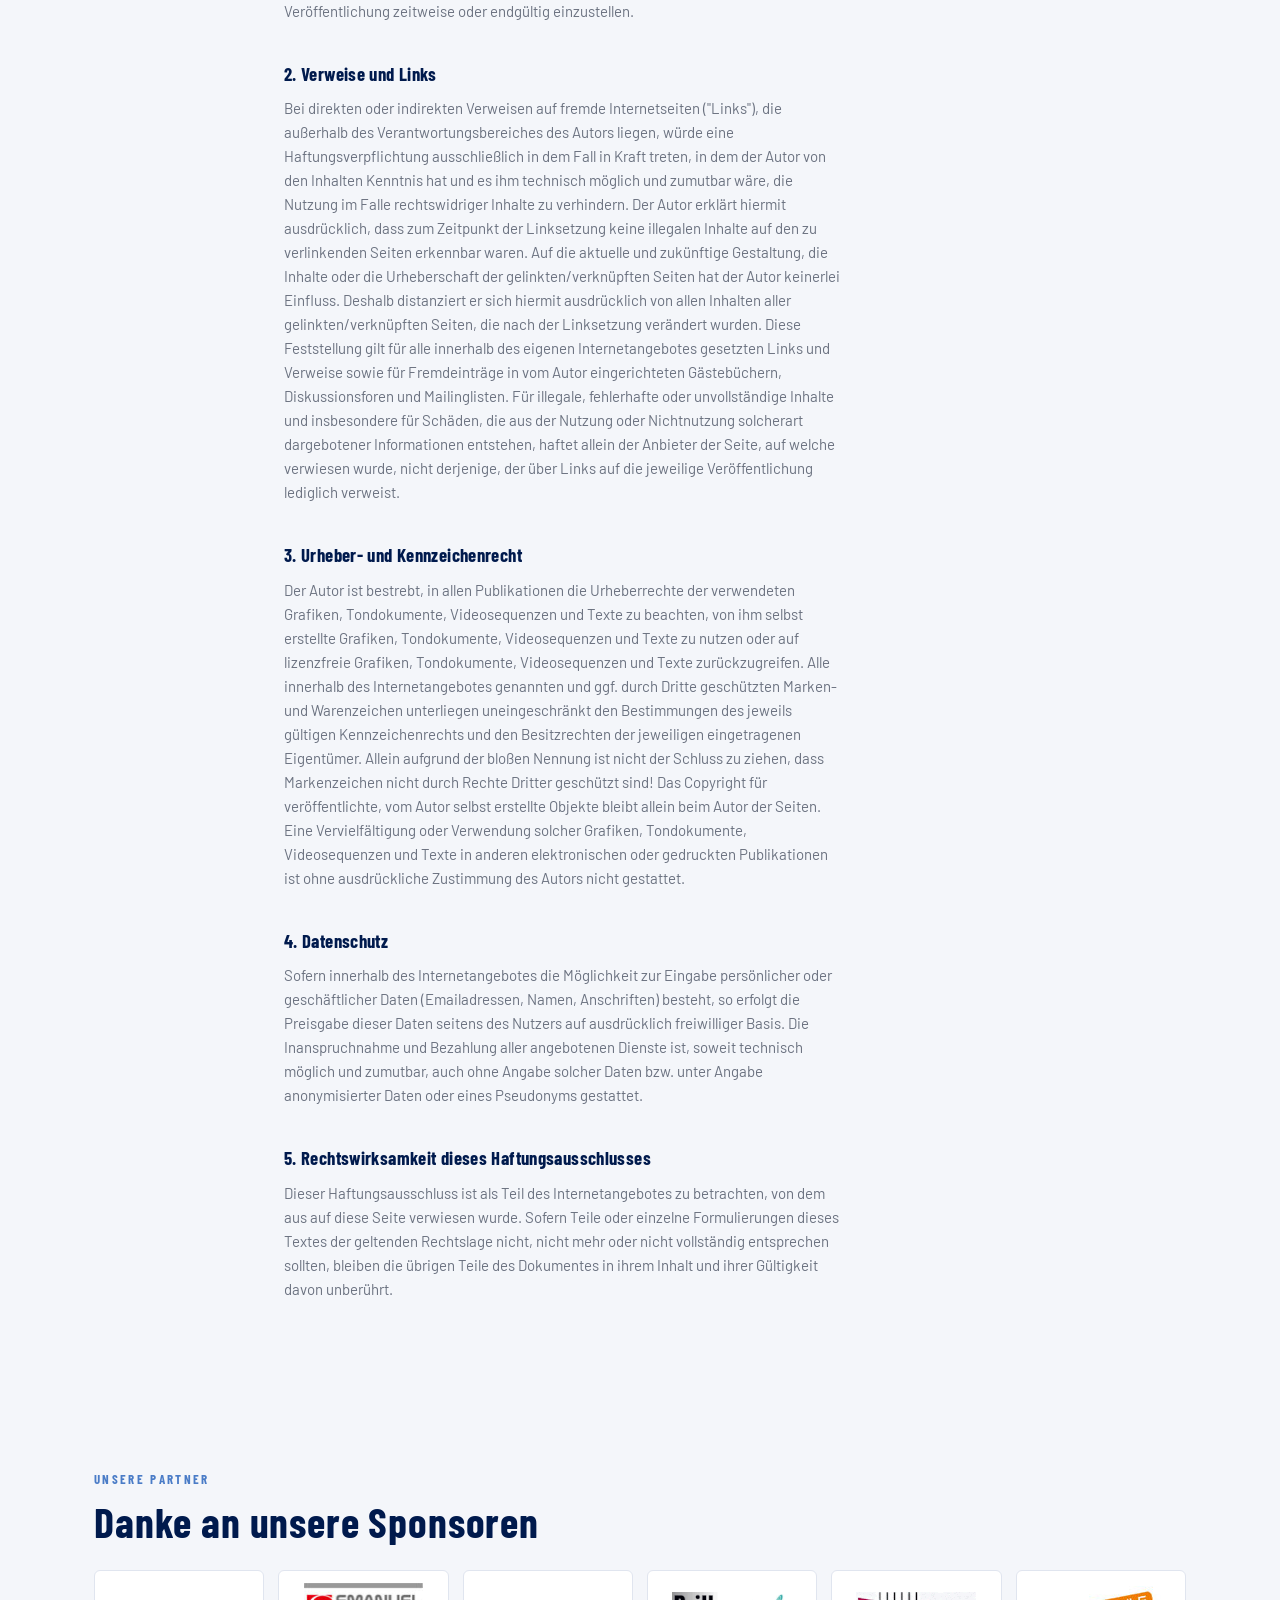
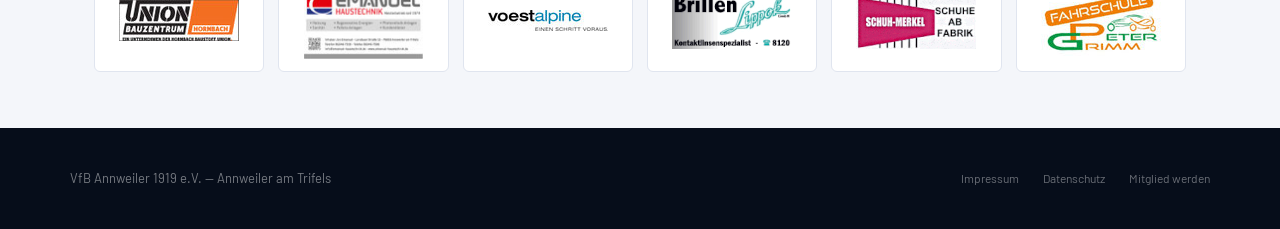
<file: impressum.html>
<!DOCTYPE html>
<html lang="de">
<head>
<meta charset="UTF-8">
<meta name="viewport" content="width=device-width, initial-scale=1.0">
<title>Impressum | VfB Annweiler 1919 e.V.</title>
<link rel="stylesheet" href="styles.css">
<script src="navigation.js" defer></script>
<script src="footer.js" defer></script>
</head>
<body>
<div id="site-nav"></div>
<section class="hero page-hero">
  <div class="container">
    <div class="hero-eyebrow">VfB Annweiler 1919 e.V.</div>
    <h1>Impressum</h1>
    <p class="hero-sub">Angaben gemäß § 5 DDG.</p>
  </div>
</section>
<section class="section-kontakt">
  <div class="container" style="max-width:760px;">
    <div class="section-label">Impressum</div>
    <h2 class="section-title">Angaben zum Verein</h2>
    <p class="sponsoring-intro" style="color:var(--muted);">
      VfB Annweiler 1919 e.V.<br>
      Melanie Leiser<br>
      Burgenring 98<br>
      76855 Annweiler am Trifels<br>
    </p>
    <div class="section-label" style="margin-top:32px;">Vertreten durch</div>
    <p class="sponsoring-intro" style="color:var(--muted);">
      1. Vorsitzender: Sven Dausch<br>
      2. Vorsitzende: Melanie Leiser
    </p>
    <div class="section-label" style="margin-top:32px;">Kontakt</div>
    <p class="sponsoring-intro" style="color:var(--muted);">
      E-Mail: <a href="mailto:melanie.leiser@vfbannweiler.de">melanie.leiser@vfbannweiler.de</a>
    </p>
    <div class="section-label" style="margin-top:32px;">Registereintrag</div>
    <p class="sponsoring-intro" style="color:var(--muted);">
      Eintragung im Vereinsregister.<br>
      Registergericht: Amtsgericht Landau in der Pfalz<br>
      Registernummer: VR 230
    </p>
    <div class="section-label" style="margin-top:32px;">Verantwortlich für den Inhalt nach § 18 Abs. 2 MStV</div>
    <p class="sponsoring-intro" style="color:var(--muted);">
      VfB Annweiler 1919 e.V.<br>
      Melanie Leiser<br>
      Burgenring 98<br>
      76855 Annweiler am Trifels<br>
    </p>
    <div class="section-label" style="margin-top:32px;">Haftungsausschluss</div>
    <h3 style="color:var(--blue-dark); margin-top:20px;">1. Inhalt des Onlineangebotes</h3>
    <p class="sponsoring-intro" style="color:var(--muted);">Der Autor übernimmt keinerlei Gewähr für die Aktualität, Korrektheit, Vollständigkeit oder Qualität der bereitgestellten Informationen. Haftungsansprüche gegen den Autor, welche sich auf Schäden materieller oder ideeller Art beziehen, die durch die Nutzung oder Nichtnutzung der dargebotenen Informationen bzw. durch die Nutzung fehlerhafter und unvollständiger Informationen verursacht wurden, sind grundsätzlich ausgeschlossen, sofern seitens des Autors kein nachweislich vorsätzliches oder grob fahrlässiges Verschulden vorliegt. Alle Angebote sind freibleibend und unverbindlich. Der Autor behält es sich ausdrücklich vor, Teile der Seiten oder das gesamte Angebot ohne gesonderte Ankündigung zu verändern, zu ergänzen, zu löschen oder die Veröffentlichung zeitweise oder endgültig einzustellen.</p>
    <h3 style="color:var(--blue-dark); margin-top:20px;">2. Verweise und Links</h3>
    <p class="sponsoring-intro" style="color:var(--muted);">Bei direkten oder indirekten Verweisen auf fremde Internetseiten ("Links"), die außerhalb des Verantwortungsbereiches des Autors liegen, würde eine Haftungsverpflichtung ausschließlich in dem Fall in Kraft treten, in dem der Autor von den Inhalten Kenntnis hat und es ihm technisch möglich und zumutbar wäre, die Nutzung im Falle rechtswidriger Inhalte zu verhindern. Der Autor erklärt hiermit ausdrücklich, dass zum Zeitpunkt der Linksetzung keine illegalen Inhalte auf den zu verlinkenden Seiten erkennbar waren. Auf die aktuelle und zukünftige Gestaltung, die Inhalte oder die Urheberschaft der gelinkten/verknüpften Seiten hat der Autor keinerlei Einfluss. Deshalb distanziert er sich hiermit ausdrücklich von allen Inhalten aller gelinkten/verknüpften Seiten, die nach der Linksetzung verändert wurden. Diese Feststellung gilt für alle innerhalb des eigenen Internetangebotes gesetzten Links und Verweise sowie für Fremdeinträge in vom Autor eingerichteten Gästebüchern, Diskussionsforen und Mailinglisten. Für illegale, fehlerhafte oder unvollständige Inhalte und insbesondere für Schäden, die aus der Nutzung oder Nichtnutzung solcherart dargebotener Informationen entstehen, haftet allein der Anbieter der Seite, auf welche verwiesen wurde, nicht derjenige, der über Links auf die jeweilige Veröffentlichung lediglich verweist.</p>
    <h3 style="color:var(--blue-dark); margin-top:20px;">3. Urheber- und Kennzeichenrecht</h3>
    <p class="sponsoring-intro" style="color:var(--muted);">Der Autor ist bestrebt, in allen Publikationen die Urheberrechte der verwendeten Grafiken, Tondokumente, Videosequenzen und Texte zu beachten, von ihm selbst erstellte Grafiken, Tondokumente, Videosequenzen und Texte zu nutzen oder auf lizenzfreie Grafiken, Tondokumente, Videosequenzen und Texte zurückzugreifen. Alle innerhalb des Internetangebotes genannten und ggf. durch Dritte geschützten Marken- und Warenzeichen unterliegen uneingeschränkt den Bestimmungen des jeweils gültigen Kennzeichenrechts und den Besitzrechten der jeweiligen eingetragenen Eigentümer. Allein aufgrund der bloßen Nennung ist nicht der Schluss zu ziehen, dass Markenzeichen nicht durch Rechte Dritter geschützt sind! Das Copyright für veröffentlichte, vom Autor selbst erstellte Objekte bleibt allein beim Autor der Seiten. Eine Vervielfältigung oder Verwendung solcher Grafiken, Tondokumente, Videosequenzen und Texte in anderen elektronischen oder gedruckten Publikationen ist ohne ausdrückliche Zustimmung des Autors nicht gestattet.</p>
    <h3 style="color:var(--blue-dark); margin-top:20px;">4. Datenschutz</h3>
    <p class="sponsoring-intro" style="color:var(--muted);">Sofern innerhalb des Internetangebotes die Möglichkeit zur Eingabe persönlicher oder geschäftlicher Daten (Emailadressen, Namen, Anschriften) besteht, so erfolgt die Preisgabe dieser Daten seitens des Nutzers auf ausdrücklich freiwilliger Basis. Die Inanspruchnahme und Bezahlung aller angebotenen Dienste ist, soweit technisch möglich und zumutbar, auch ohne Angabe solcher Daten bzw. unter Angabe anonymisierter Daten oder eines Pseudonyms gestattet.</p>
    <h3 style="color:var(--blue-dark); margin-top:20px;">5. Rechtswirksamkeit dieses Haftungsausschlusses</h3>
    <p class="sponsoring-intro" style="color:var(--muted);">Dieser Haftungsausschluss ist als Teil des Internetangebotes zu betrachten, von dem aus auf diese Seite verwiesen wurde. Sofern Teile oder einzelne Formulierungen dieses Textes der geltenden Rechtslage nicht, nicht mehr oder nicht vollständig entsprechen sollten, bleiben die übrigen Teile des Dokumentes in ihrem Inhalt und ihrer Gültigkeit davon unberührt.</p>
  </div>
</section>
<div id="site-footer"></div>
</body>
</html>
</file>
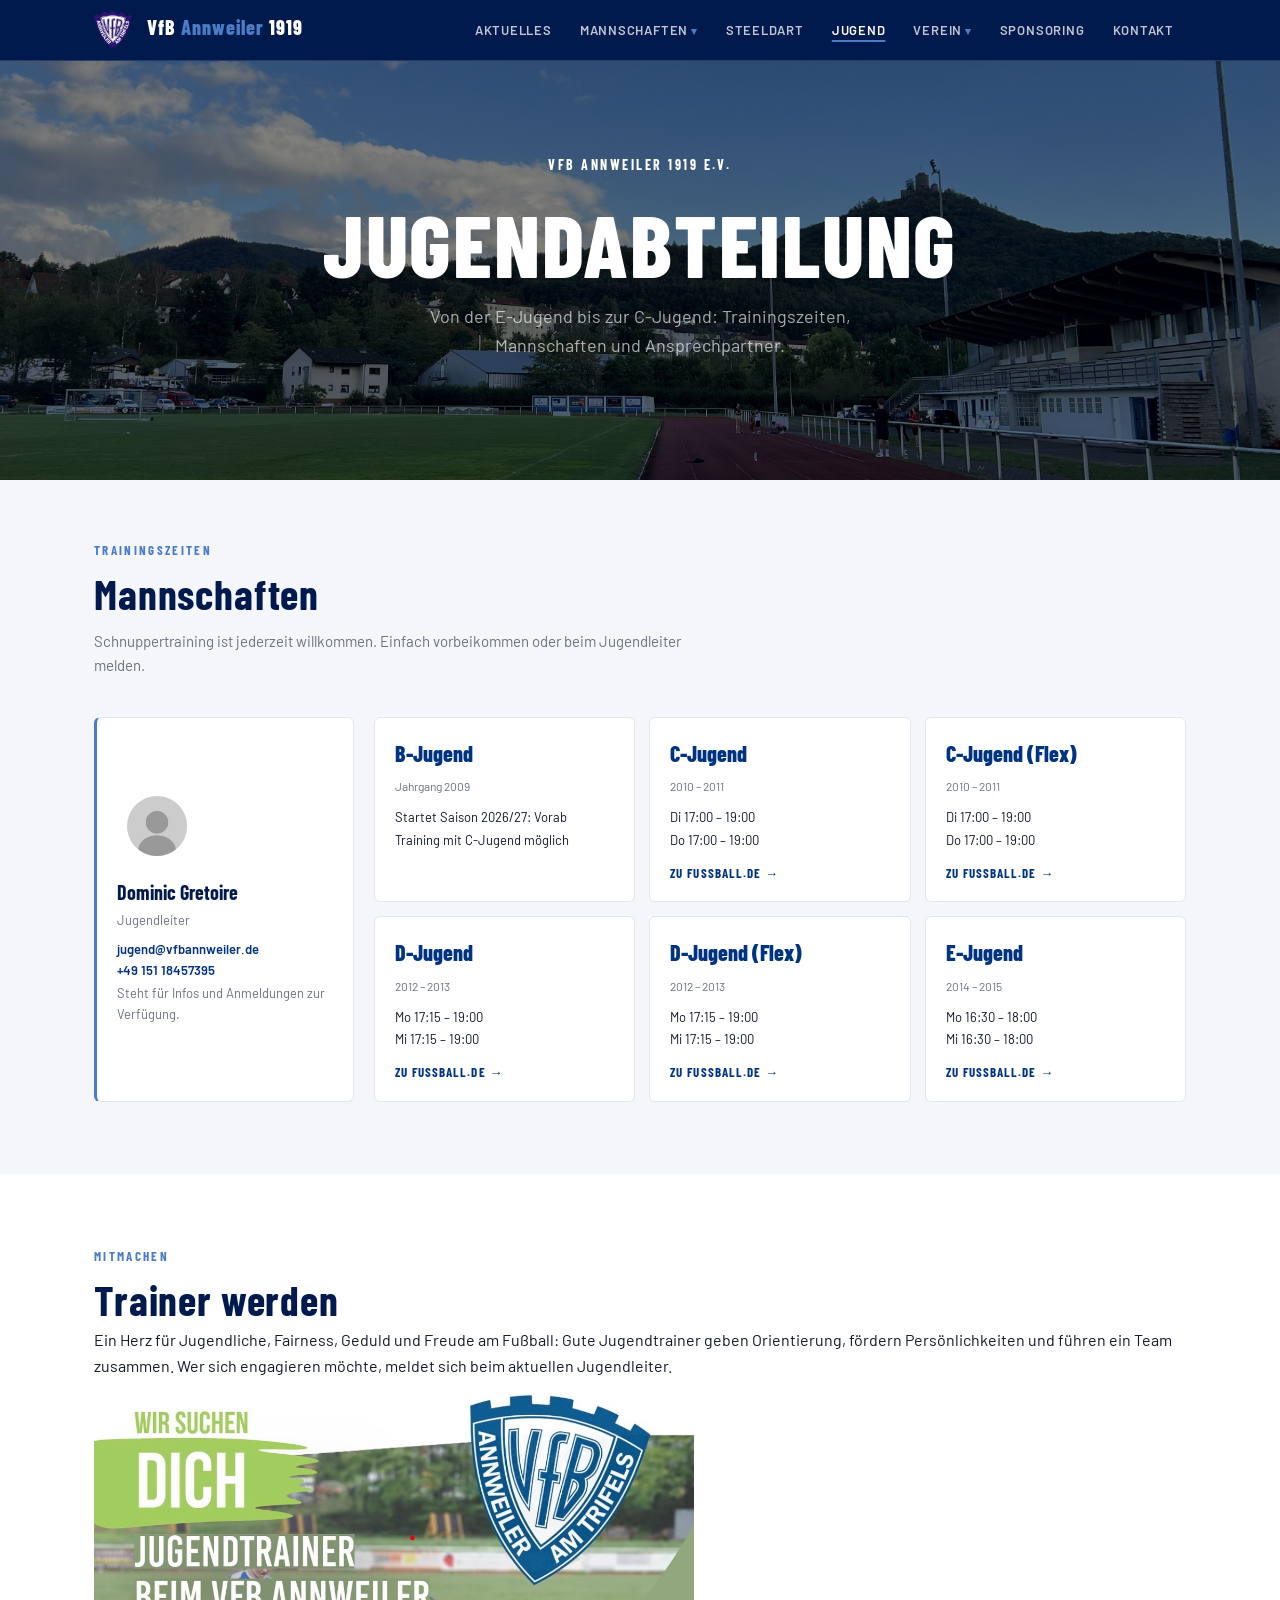
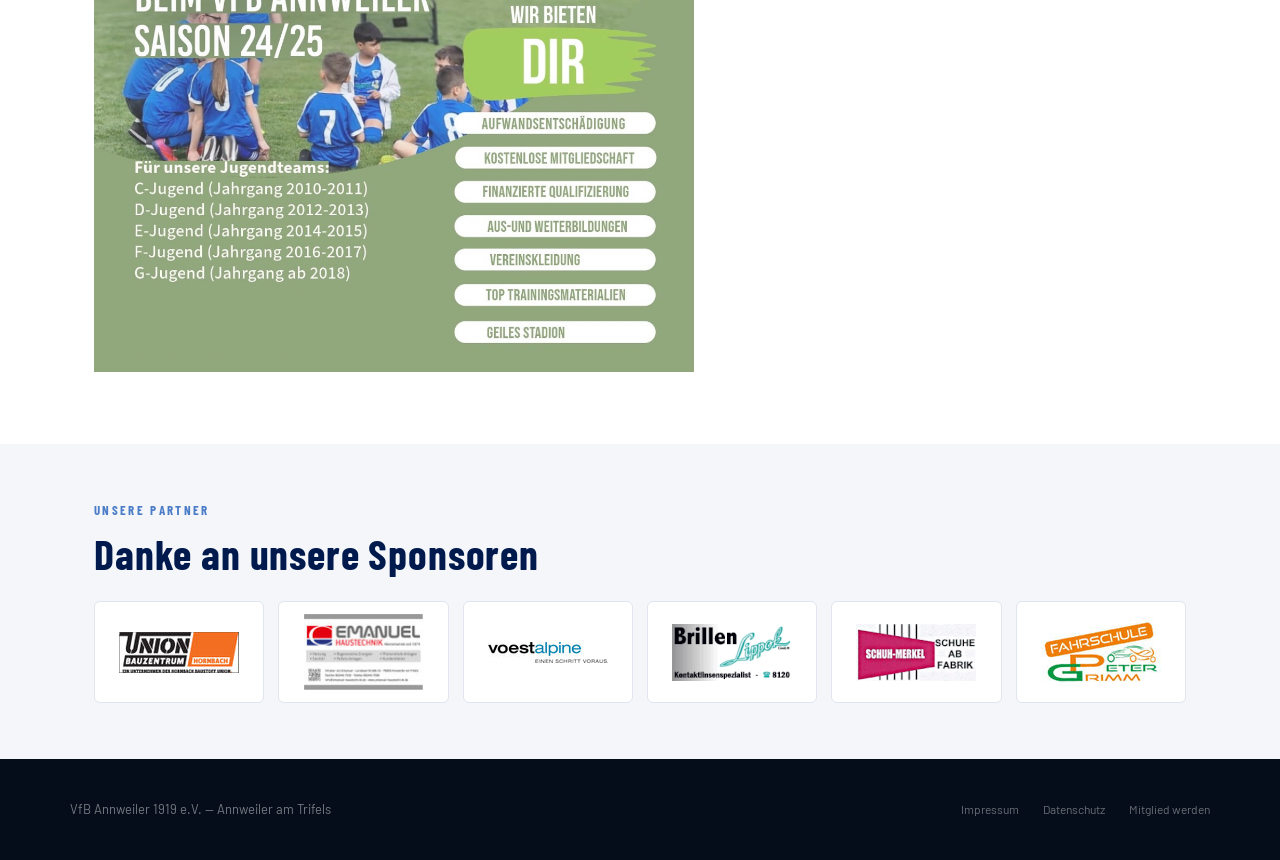
<file: jugend.html>
<html lang="de">
<head>
<meta charset="UTF-8">
<meta name="viewport" content="width=device-width, initial-scale=1.0">
<title>Jugend | VfB Annweiler 1919 e.V.</title>
<link rel="stylesheet" href="styles.css">
<script src="navigation.js" defer></script>
<script src="footer.js" defer></script>
</head>
<body>

<!-- NAV -->
<div id="site-nav"></div>

<!-- JUGEND HERO -->
<section class="hero page-hero">
  <div class="container">
    <div class="hero-eyebrow">VfB Annweiler 1919 e.V.</div>
    <h1>Jugendabteilung</h1>
    <p class="hero-sub">Von der E-Jugend bis zur C-Jugend: Trainingszeiten, Mannschaften und Ansprechpartner.</p>
  </div>
</section>

<!-- TRAININGSZEITEN -->
<section class="section-jugend" id="training" style="padding-top: 60px;">
  <div class="container">
    <div class="jugend-intro">
      <div class="section-label">Trainingszeiten</div>
      <h2 class="section-title">Mannschaften</h2>
      <p>Schnuppertraining ist jederzeit willkommen. Einfach vorbeikommen oder beim Jugendleiter melden.</p>
    </div>

    <div class="jugend-training-wrapper">
      <div class="contact-person jugend-contact">
        <img src="bilder/portraits/portrait-leer.png" alt="Platzhalter für Dominic Gretoire">
        <strong>Dominic Gretoire</strong>
        <span>Jugendleiter</span>
        <a href="mailto:jugend@vfbannweiler.de">jugend@vfbannweiler.de</a>
        <a href="tel:+4915118457395">+49 151 18457395</a>
        <span>Steht für Infos und Anmeldungen zur Verfügung.</span>
      </div>

      <div class="trainings-grid">

        <div class="training-card">
          <div class="age-group">B-Jugend</div>
          <div class="birth-years">Jahrgang 2009</div>
          <div class="times">Startet Saison 2026/27: Vorab Training mit C-Jugend möglich</div>
        </div>

        <div class="training-card">
          <div class="age-group">C-Jugend</div>
          <div class="birth-years">2010 – 2011</div>
          <div class="times">Di 17:00 – 19:00<br>Do 17:00 – 19:00</div>
          <a class="team-link" href="https://www.fussball.de/mannschaft/vfb-annweiler-vfb-1919-annweiler-suedwest/-/saison/2627/team-id/02PPC87T58000000VS5489B1VU7RM1AE#!/" target="_blank" rel="noopener">Zu fußball.de &rarr;</a>
        </div>

        <div class="training-card">
          <div class="age-group">C-Jugend (Flex)</div>
          <div class="birth-years">2010 – 2011</div>
          <div class="times">Di 17:00 – 19:00<br>Do 17:00 – 19:00</div>
          <a class="team-link" href="https://www.fussball.de/mannschaft/vfb-annweiler-ii-flex-vfb-1919-annweiler-suedwest/-/saison/2627/team-id/02TFSC2UAO000000VS5489BRVU522QNF#!/" target="_blank" rel="noopener">Zu fußball.de &rarr;</a>
        </div>

        <div class="training-card">
          <div class="age-group">D-Jugend</div>
          <div class="birth-years">2012 – 2013</div>
          <div class="times">Mo 17:15 – 19:00<br>Mi 17:15 – 19:00</div>
          <a class="team-link" href="https://www.fussball.de/mannschaft/vfb-annweiler-vfb-1919-annweiler-suedwest/-/saison/2627/team-id/027FK1VF9O000000VS5489B1VU8ROJMK#!/" target="_blank" rel="noopener">Zu fußball.de &rarr;</a>
        </div>

        <div class="training-card">
          <div class="age-group">D-Jugend (Flex)</div>
          <div class="birth-years">2012 – 2013</div>
          <div class="times">Mo 17:15 – 19:00<br>Mi 17:15 – 19:00</div>
          <a class="team-link" href="https://www.fussball.de/mannschaft/vfb-annweiler-ii-7-er--vfb-1919-annweiler-suedwest/-/saison/2627/team-id/02PPC85RFK000000VS5489B1VU7RM1AE#!/" target="_blank" rel="noopener">Zu fußball.de &rarr;</a>
        </div>

        <div class="training-card">
          <div class="age-group">E-Jugend</div>
          <div class="birth-years">2014 – 2015</div>
          <div class="times">Mo 16:30 – 18:00<br>Mi 16:30 – 18:00</div>
          <a class="team-link" href="https://www.fussball.de/mannschaft/vfb-annweiler-vfb-1919-annweiler-suedwest/-/saison/2627/team-id/027GK2CSFK000000VS5489B1VUA37ON8#!/" target="_blank" rel="noopener">Zu fußball.de &rarr;</a>
        </div>

      </div>
    </div>
  </div>
</section>

<section class="section-trainer">
  <div class="container">
    <div class="section-label">Mitmachen</div>
    <h2 class="section-title">Trainer werden</h2>
    <p>Ein Herz für Jugendliche, Fairness, Geduld und Freude am Fußball: Gute Jugendtrainer geben Orientierung, fördern Persönlichkeiten und führen ein Team zusammen. Wer sich engagieren möchte, meldet sich beim aktuellen Jugendleiter.</p>
    <img src="bilder/jugend/flyer-suche-jugendtrainer.PNG" width="600">
  </div>
</section>

<!-- FOOTER -->
<div id="site-footer"></div>

</body>
</html>
</file>
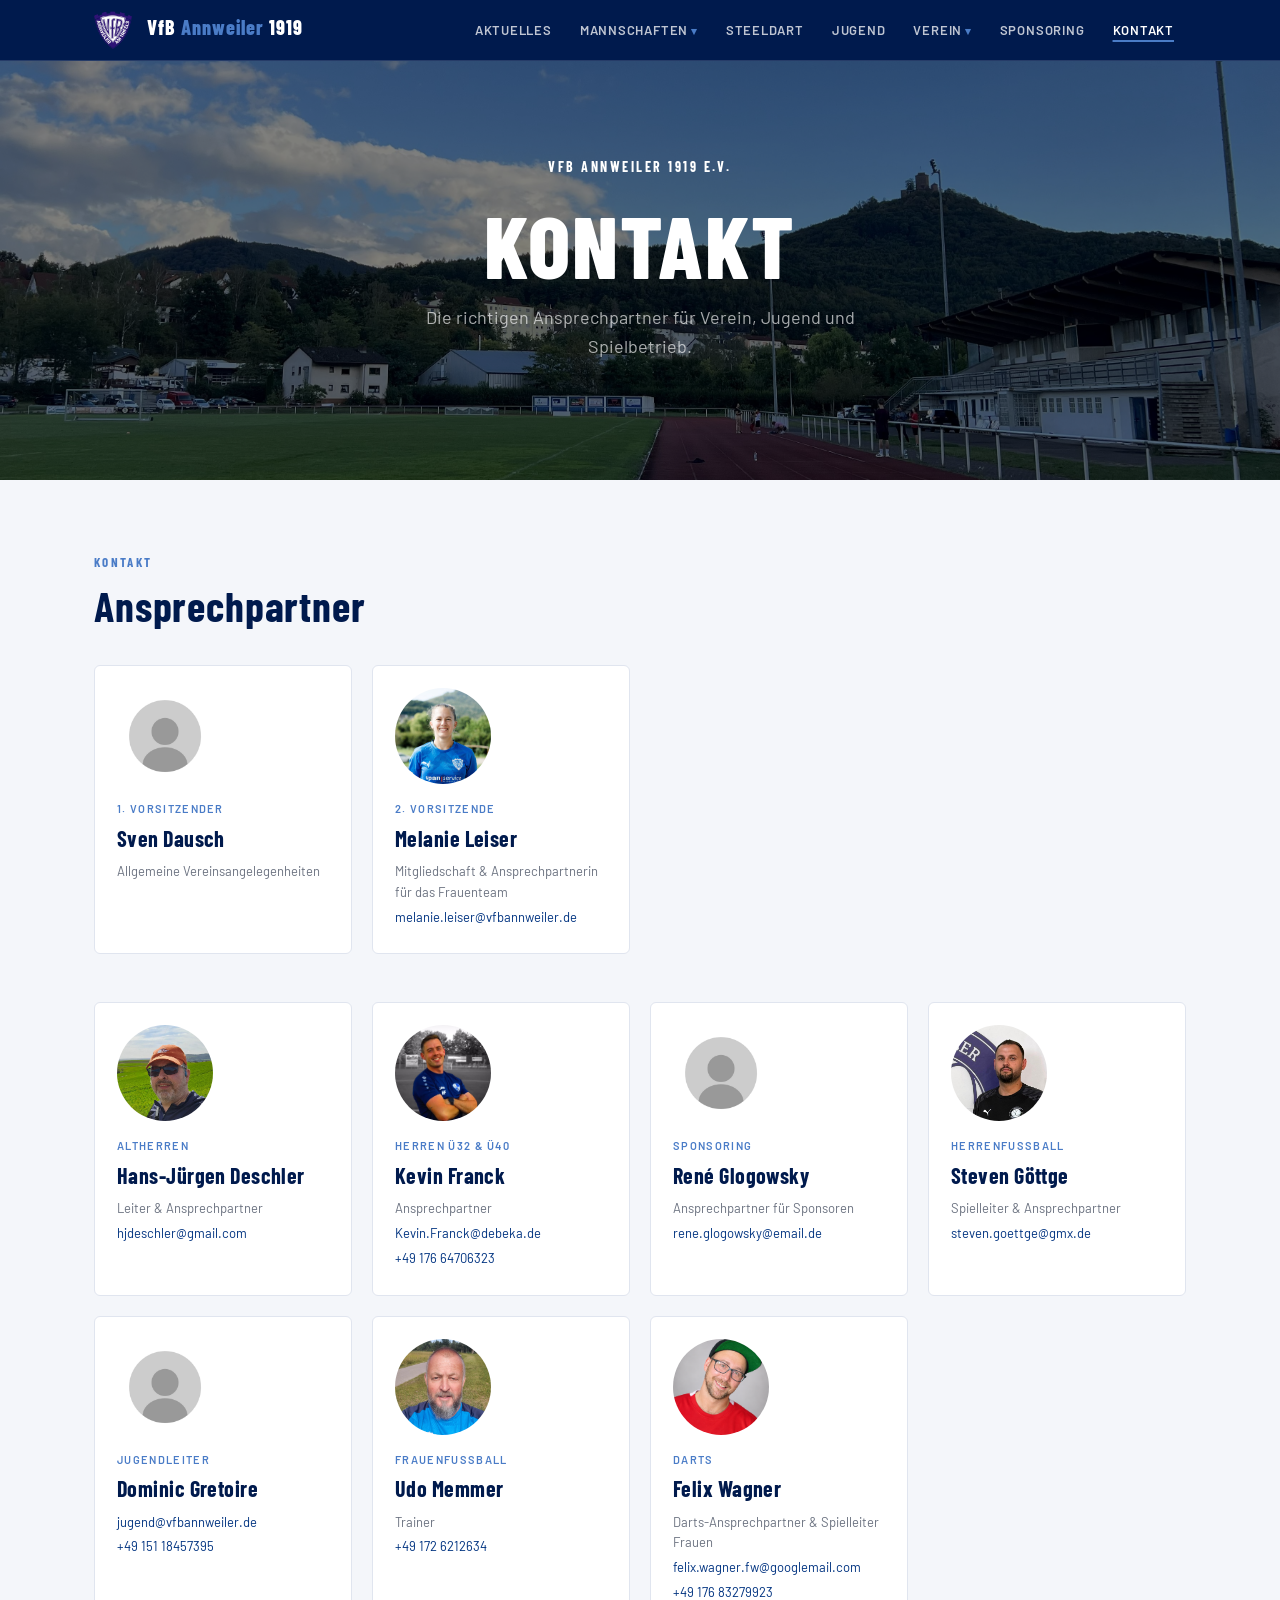
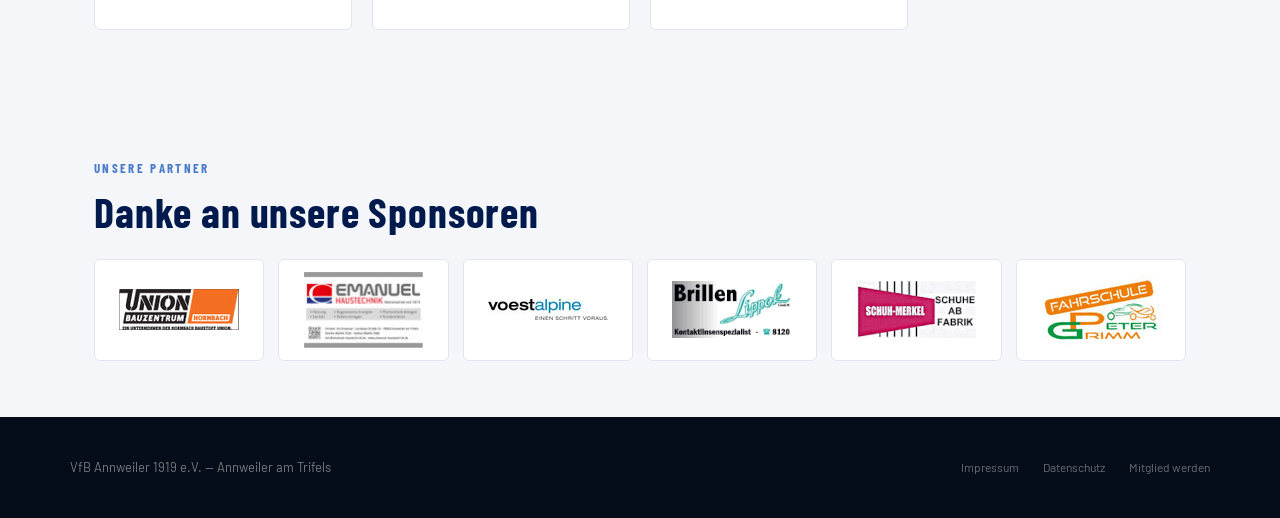
<file: kontakt.html>
<!DOCTYPE html>
<html lang="de">
<head>
<meta charset="UTF-8">
<meta name="viewport" content="width=device-width, initial-scale=1.0">
<title>Kontakt | VfB Annweiler 1919 e.V.</title>
<link rel="stylesheet" href="styles.css">
<script src="navigation.js" defer></script>
<script src="footer.js" defer></script>
</head>
<body>
<div id="site-nav"></div>
<section class="hero page-hero">
  <div class="container">
    <div class="hero-eyebrow">VfB Annweiler 1919 e.V.</div>
    <h1>Kontakt</h1>
    <p class="hero-sub">Die richtigen Ansprechpartner für Verein, Jugend und Spielbetrieb.</p>
  </div>
</section>
<section class="section-kontakt">
  <div class="container">
    <div class="section-label">Kontakt</div>
    <h2 class="section-title">Ansprechpartner</h2>
    <div class="kontakt-grid">
      <div class="kontakt-card">
        <img src="bilder/portraits/portrait-leer.png" alt="Platzhalter für Sven Dausch">
        <div class="role">1. Vorsitzender</div>
        <h4>Sven Dausch</h4>
        <div class="contact-line">Allgemeine Vereinsangelegenheiten</div>
      </div>
      <div class="kontakt-card">
        <img src="bilder/portraits/portrait-melanie-leiser.jpg" alt="Melanie Leiser">
        <div class="role">2. Vorsitzende</div>
        <h4>Melanie Leiser</h4>
        <div class="contact-line">Mitgliedschaft &amp; Ansprechpartnerin für das Frauenteam</div>
        <div class="contact-line"><a href="mailto:melanie.leiser@vfbannweiler.de">melanie.leiser@vfbannweiler.de</a></div>
      </div>
    </div>
    <div class="kontakt-grid kontakt-grid--abteilungen">
      <div class="kontakt-card">
        <img src="bilder/portraits/portrait-hans-juergen-deschler.JPG" alt="Hans-Jürgen Deschler">
        <div class="role">Altherren</div>
        <h4>Hans-Jürgen Deschler</h4>
        <div class="contact-line">Leiter &amp; Ansprechpartner</div>
        <div class="contact-line"><a href="mailto:hjdeschler@gmail.com">hjdeschler@gmail.com</a></div>
      </div>
      <div class="kontakt-card">
        <img src="bilder/portraits/portrait-kevin-franck.JPG" alt="Kevin Franck">
        <div class="role">Herren Ü32 &amp; Ü40</div>
        <h4>Kevin Franck</h4>
        <div class="contact-line">Ansprechpartner</div>
        <div class="contact-line"><a href="mailto:Kevin.Franck@debeka.de">Kevin.Franck@debeka.de</a></div>
        <div class="contact-line"><a href="tel:+4917664706323">+49 176 64706323</a></div>
      </div>
      <div class="kontakt-card">
        <img src="bilder/portraits/portrait-leer.png" alt="Platzhalter für René Glogowsky">
        <div class="role">Sponsoring</div>
        <h4>René Glogowsky</h4>
        <div class="contact-line">Ansprechpartner für Sponsoren</div>
        <div class="contact-line"><a href="mailto:rene.glogowsky@email.de">rene.glogowsky@email.de</a></div>
      </div>
      <div class="kontakt-card">
        <img src="bilder/portraits/portrait-steven-goettge.png" alt="Steven Göttge">
        <div class="role">Herrenfußball</div>
        <h4>Steven Göttge</h4>
        <div class="contact-line">Spielleiter &amp; Ansprechpartner</div>
        <div class="contact-line"><a href="mailto:steven.goettge@gmx.de">steven.goettge@gmx.de</a></div>
      </div>
      <div class="kontakt-card">
        <img src="bilder/portraits/portrait-leer.png" alt="Platzhalter für Dominic Gretoire">
        <div class="role">Jugendleiter</div>
        <h4>Dominic Gretoire</h4>
        <div class="contact-line"><a href="mailto:jugend@vfbannweiler.de">jugend@vfbannweiler.de</a></div>
        <div class="contact-line"><a href="tel:+4915118457395">+49 151 18457395</a></div>
      </div>
      <div class="kontakt-card">
        <img src="bilder/portraits/portrait-udo-memmer.jpg" alt="Udo Memmer">
        <div class="role">Frauenfußball</div>
        <h4>Udo Memmer</h4>
        <div class="contact-line">Trainer</div>
        <div class="contact-line"><a href="tel:+491726212634">+49 172 6212634</a></div>
      </div>
      <div class="kontakt-card">
        <img src="bilder/portraits/portrait-felix-wagner.PNG" alt="Felix Wagner">
        <div class="role">Darts</div>
        <h4>Felix Wagner</h4>
        <div class="contact-line">Darts-Ansprechpartner &amp; Spielleiter Frauen</div>
        <div class="contact-line"><a href="mailto:felix.wagner.fw@googlemail.com">felix.wagner.fw@googlemail.com</a></div>
        <div class="contact-line"><a href="tel:+4917683279923">+49 176 83279923</a></div>
      </div>
    </div>
  </div>
</section>
<div id="site-footer"></div>
</body>
</html>
</file>
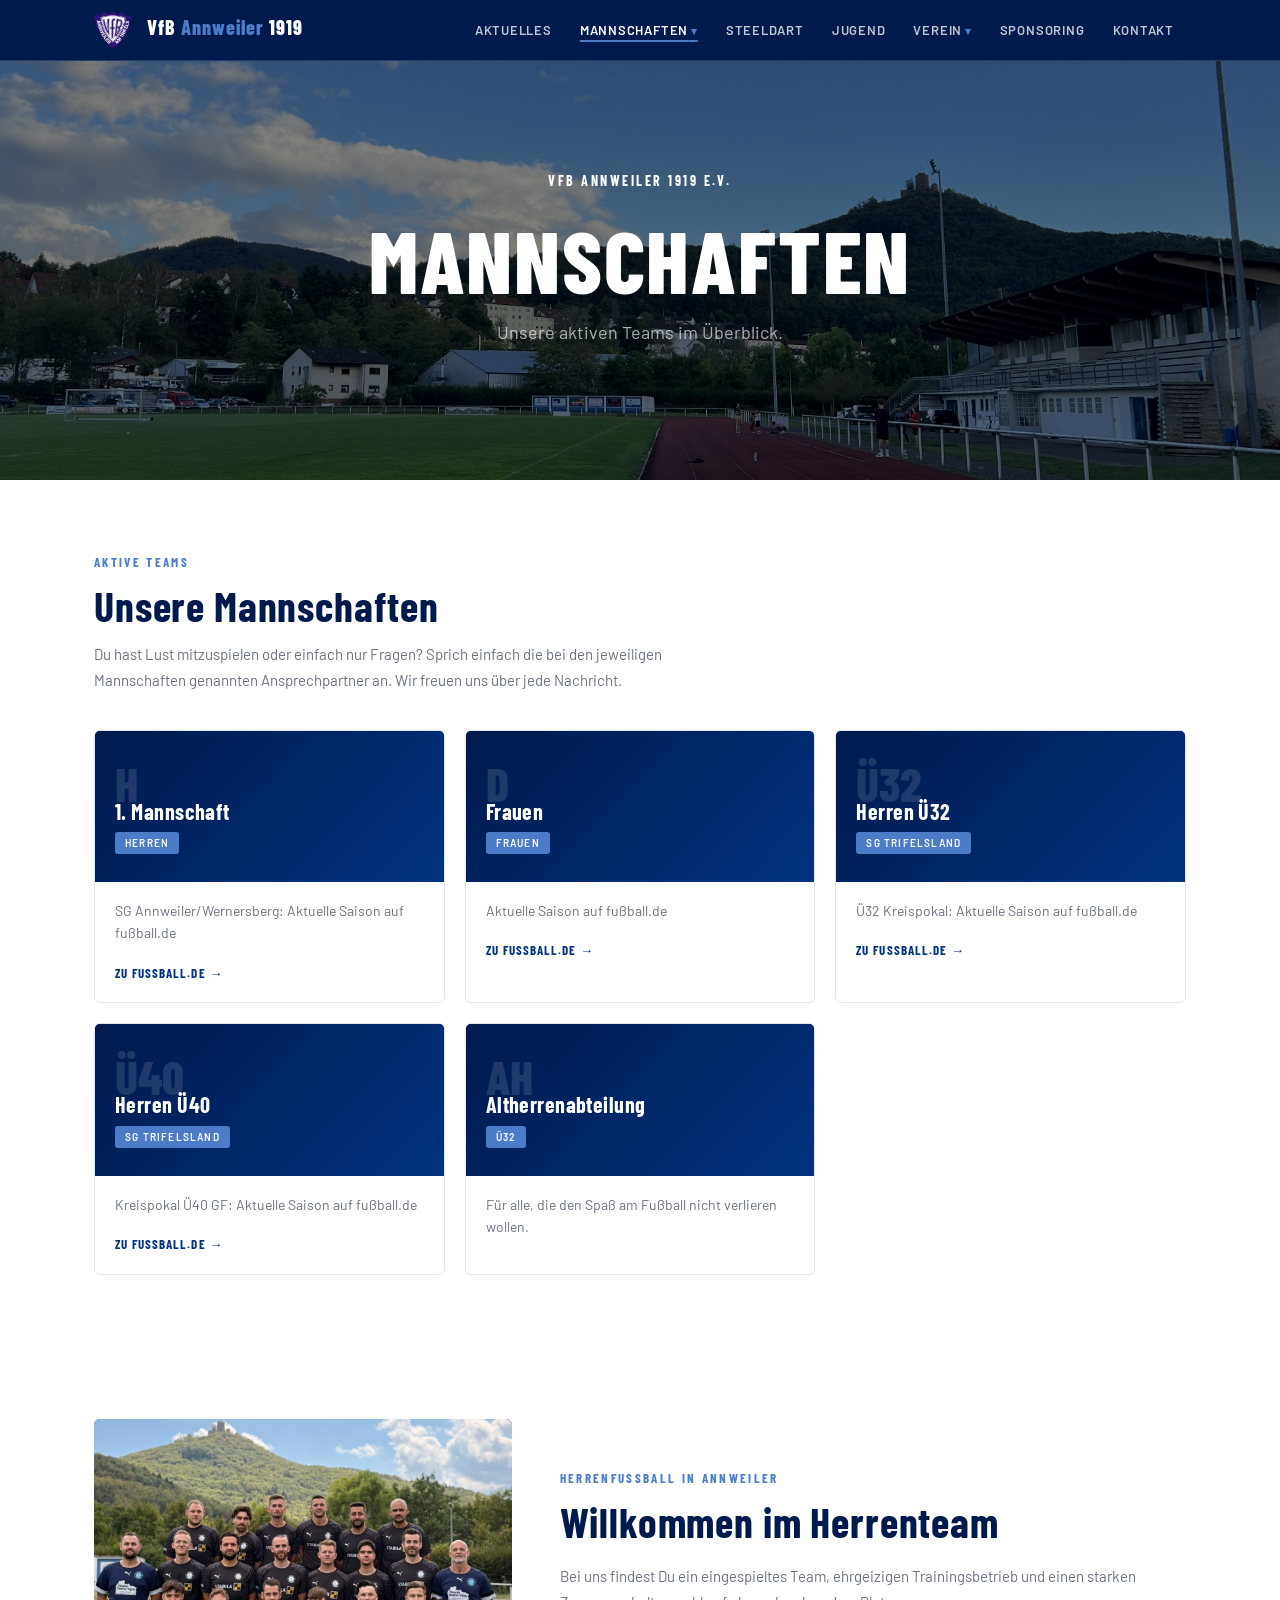
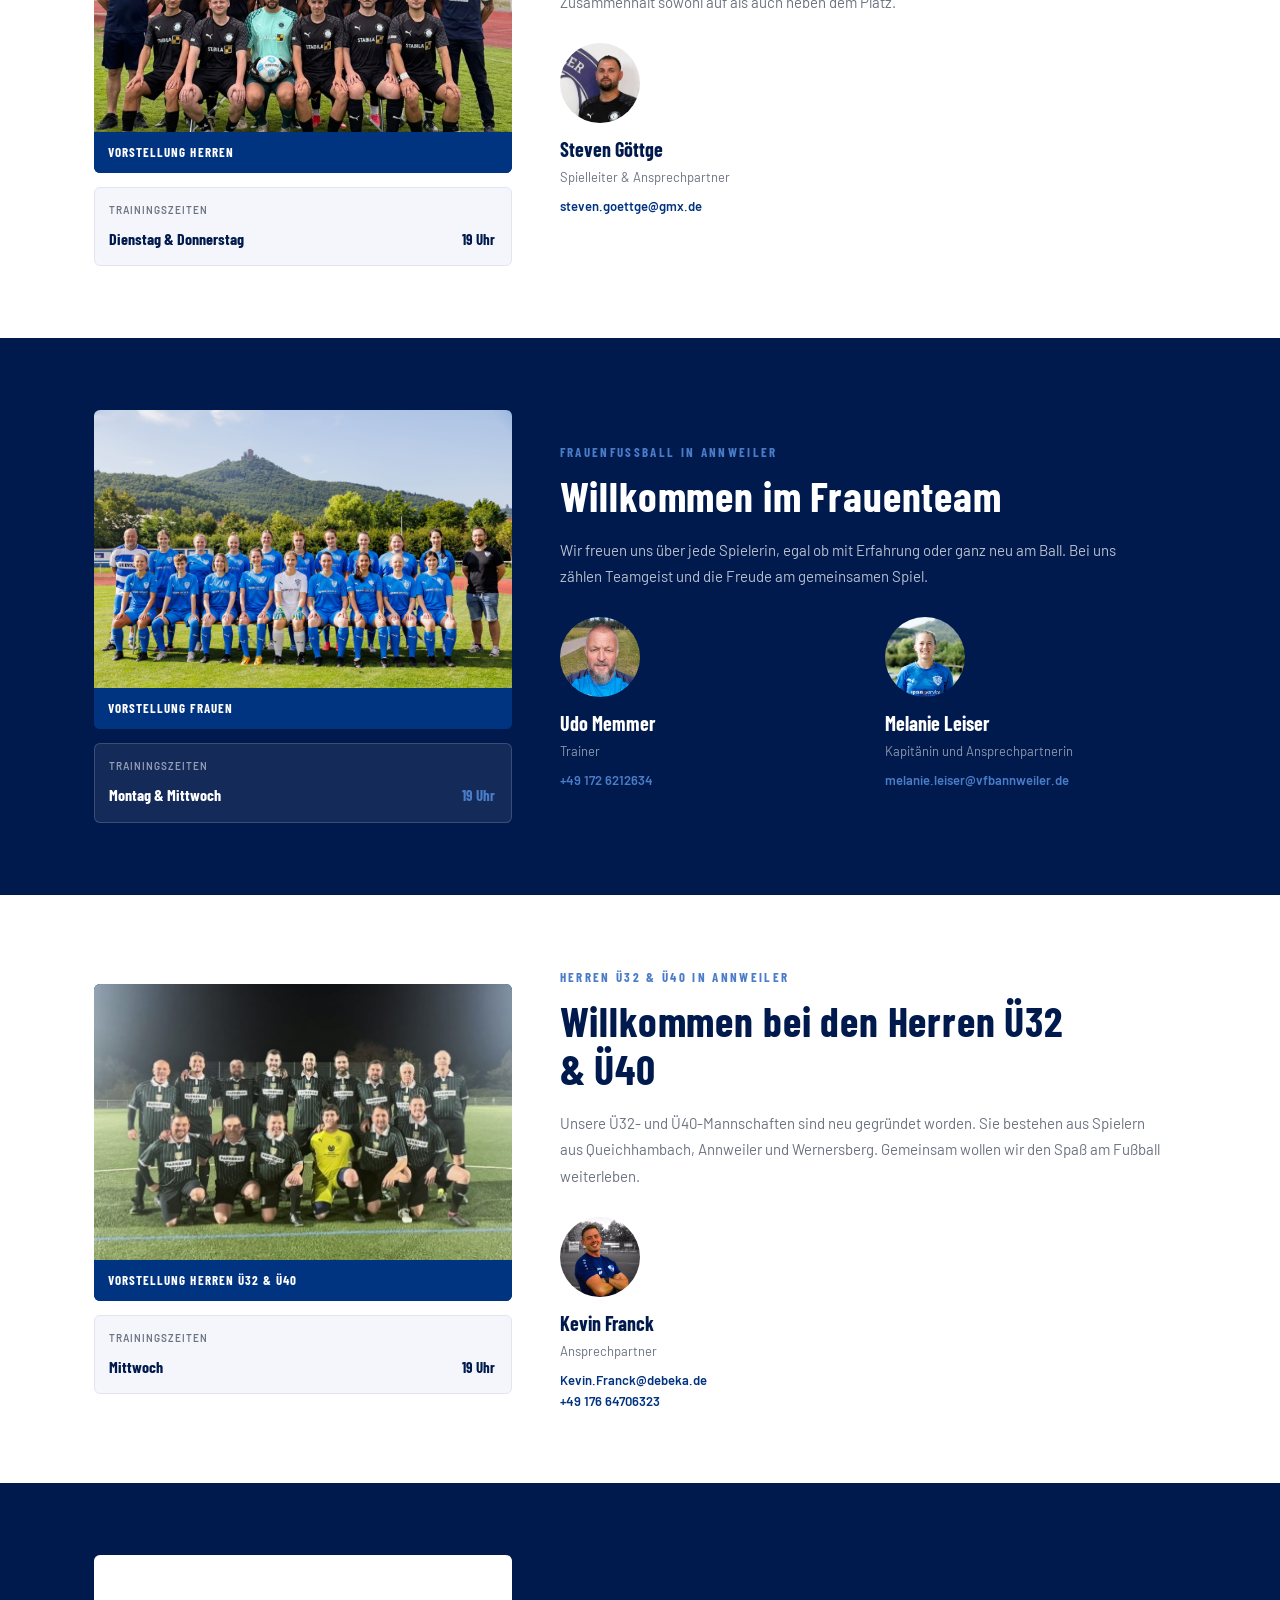
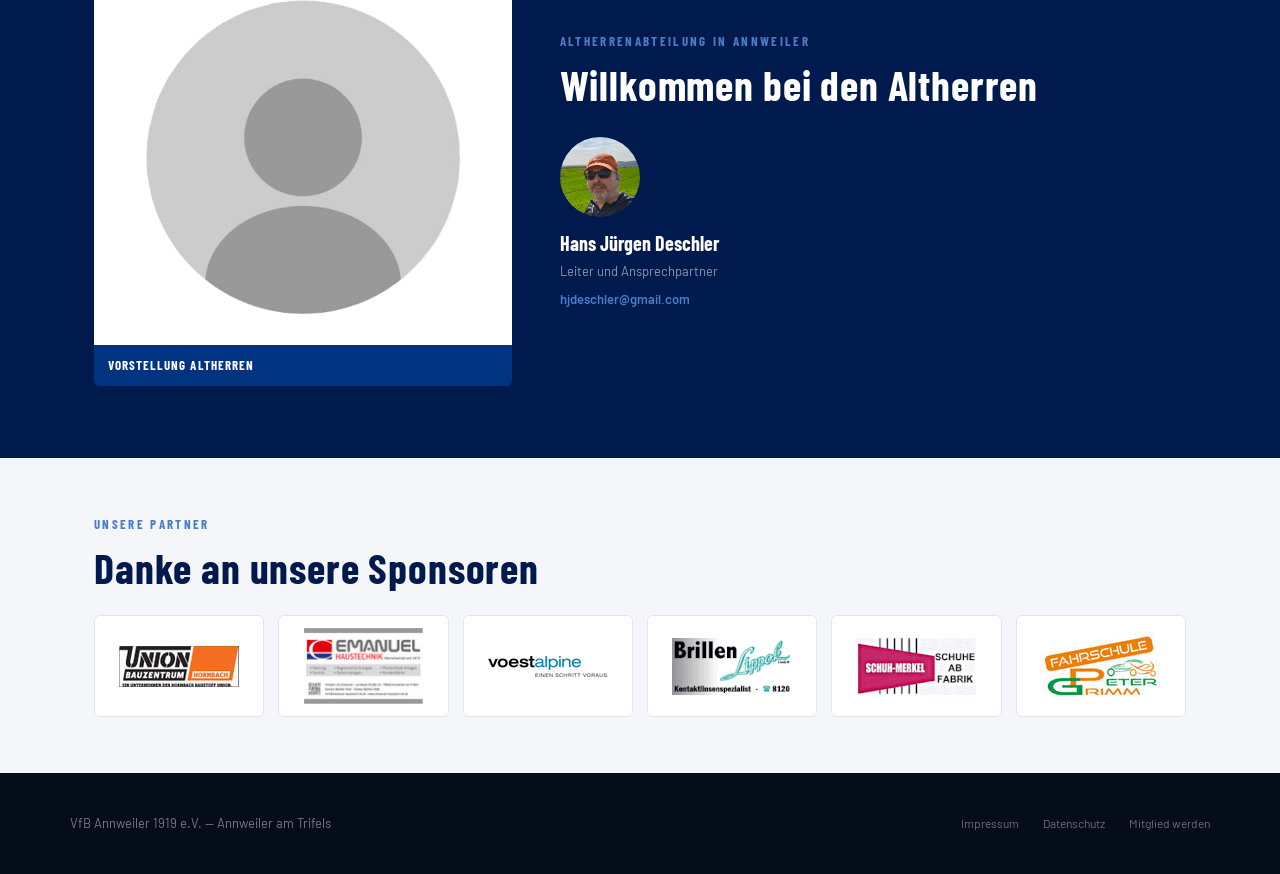
<file: mannschaften.html>
<!DOCTYPE html>
<html lang="de">
<head>
<meta charset="UTF-8">
<meta name="viewport" content="width=device-width, initial-scale=1.0">
<title>Mannschaften | VfB Annweiler 1919 e.V.</title>
<link rel="stylesheet" href="styles.css">
<script src="navigation.js" defer></script>
<script src="footer.js" defer></script>
</head>
<body>
<div id="site-nav"></div>

<section class="hero page-hero">
  <div class="container">
    <div class="hero-eyebrow">VfB Annweiler 1919 e.V.</div>
    <h1>Mannschaften</h1>
    <p class="hero-sub">Unsere aktiven Teams im Überblick.</p>
  </div>
</section>

<section class="section-mannschaften">
  <div class="container">
    <div class="section-label">Aktive Teams</div>
    <h2 class="section-title">Unsere Mannschaften</h2>
    <p class="section-intro">Du hast Lust mitzuspielen oder einfach nur Fragen? Sprich einfach die bei den jeweiligen Mannschaften genannten Ansprechpartner an. Wir freuen uns über jede Nachricht.</p>
    <div class="teams-grid">
      <div class="team-card">
        <div class="team-card-header">
          <div class="team-number">H</div>
          <h3>1. Mannschaft</h3>
          <div class="team-badge">Herren</div>
        </div>
        <div class="team-card-body">
          <p>SG Annweiler/Wernersberg: Aktuelle Saison auf fußball.de</p>
          <a class="team-link" href="https://www.fussball.de/mannschaft/sg-annweiler-wernersberg-vfb-1919-annweiler-suedwest/-/saison/2627/team-id/011MIFFUPO000000VTVG0001VTR8C1K7#!/" target="_blank" rel="noopener">Zu fußball.de &rarr;</a>
        </div>
      </div>
      <div class="team-card team-card--women">
        <div class="team-card-header">
          <div class="team-number">D</div>
          <h3>Frauen</h3>
          <div class="team-badge">Frauen</div>
        </div>
        <div class="team-card-body">
          <p>Aktuelle Saison auf fußball.de</p>
          <a class="team-link" href="https://www.fussball.de/mannschaft/vfb-annweiler-vfb-1919-annweiler-suedwest/-/saison/2627/team-id/01L4REII0G000000VV0AG80NVU8074QK#!/" target="_blank" rel="noopener">Zu fußball.de &rarr;</a>
        </div>
      </div>
      <div class="team-card">
        <div class="team-card-header">
          <div class="team-number">Ü32</div>
          <h3>Herren Ü32</h3>
          <div class="team-badge">SG Trifelsland</div>
        </div>
        <div class="team-card-body">
          <p>Ü32 Kreispokal: Aktuelle Saison auf fußball.de</p>
          <a class="team-link" href="https://www.fussball.de/mannschaft/sg-trifelsland-vtg-queichhambach-suedwest/-/saison/2627/team-id/02TDKM16PC000000VS5489BRVU522QNF#!/" target="_blank" rel="noopener">Zu fußball.de &rarr;</a>
        </div>
      </div>
      <div class="team-card">
        <div class="team-card-header">
          <div class="team-number">Ü40</div>
          <h3>Herren Ü40</h3>
          <div class="team-badge">SG Trifelsland</div>
        </div>
        <div class="team-card-body">
          <p>Kreispokal Ü40 GF: Aktuelle Saison auf fußball.de</p>
          <a class="team-link" href="https://www.fussball.de/mannschaft/sg-trifelsland-vtg-queichhambach-suedwest/-/saison/2627/team-id/02TDKMSHR8000000VS5489BRVU522QNF#!/" target="_blank" rel="noopener">Zu fußball.de &rarr;</a>
        </div>
      </div>
      <div class="team-card">
        <div class="team-card-header">
          <div class="team-number">AH</div>
          <h3>Altherrenabteilung</h3>
          <div class="team-badge">Ü32</div>
        </div>
        <div class="team-card-body">
          <p>Für alle, die den Spaß am Fußball nicht verlieren wollen.</p>
        </div>
      </div>
    </div>
  </div>
</section>

<section class="section-profile" id="herren-vorstellung" aria-labelledby="herren-vorstellung-title">
  <div class="container profile-grid">
    <div class="profile-image-wrap">
      <div class="profile-image">
        <img src="bilder/mannschaftsbilder/herrenmannschaft-2025-2026.JPG" alt="Herrenmannschaft 2025/2026">
        <span>Vorstellung Herren</span>
      </div>
      <div class="training-times">
        <div class="role">Trainingszeiten</div>
        <div class="training-times-list">
          <div class="training-times-row"><span class="training-day">Dienstag &amp; Donnerstag</span><span class="training-slot">19 Uhr</span></div>
        </div>
      </div>
    </div>
    <div class="profile-content">
      <div class="section-label">Herrenfußball in Annweiler</div>
      <h2 id="herren-vorstellung-title" class="section-title">Willkommen im Herrenteam</h2>
      <p>Bei uns findest Du ein eingespieltes Team, ehrgeizigen Trainingsbetrieb und einen starken Zusammenhalt sowohl auf als auch neben dem Platz.</p>
      <div class="profile-contacts">
        <div class="contact-person">
          <img src="bilder/portraits/portrait-steven-goettge.png" alt="Steven Göttge">
          <strong>Steven Göttge</strong>
          <span>Spielleiter & Ansprechpartner</span>
          <a href="mailto:steven.goettge@gmx.de">steven.goettge@gmx.de</a>
        </div>
      </div>
    </div>
  </div>
</section>

<section class="section-profile section-profile--dark" id="frauen-vorstellung" aria-labelledby="frauen-vorstellung-title">
  <div class="container profile-grid">
    <div class="profile-image-wrap">
      <div class="profile-image">
        <img src="bilder/mannschaftsbilder/damenmannschaft-2025-2026.jpg" alt="Frauenmannschaft 2025/2026">
        <span>Vorstellung Frauen</span>
      </div>
      <div class="training-times">
        <div class="role">Trainingszeiten</div>
        <div class="training-times-list">
          <div class="training-times-row"><span class="training-day">Montag &amp; Mittwoch</span><span class="training-slot">19 Uhr</span></div>
        </div>
      </div>
    </div>
    <div class="profile-content">
      <div class="section-label">Frauenfußball in Annweiler</div>
      <h2 id="frauen-vorstellung-title" class="section-title">Willkommen im Frauenteam</h2>
      <p>Wir freuen uns über jede Spielerin, egal ob mit Erfahrung oder ganz neu am Ball. Bei uns zählen Teamgeist und die Freude am gemeinsamen Spiel.</p>
      <div class="profile-contacts profile-contacts--multi">
        <div class="contact-person">
          <img src="bilder/portraits/portrait-udo-memmer.jpg" alt="Udo Memmer">
          <strong>Udo Memmer</strong>
          <span>Trainer</span>
          <a href="tel:+491726212634">+49 172 6212634</a>
        </div>
        <div class="contact-person">
          <img src="bilder/portraits/portrait-melanie-leiser.jpg" alt="Melanie Leiser">
          <strong>Melanie Leiser</strong>
          <span>Kapitänin und Ansprechpartnerin</span>
          <a href="mailto:melanie.leiser@vfbannweiler.de">melanie.leiser@vfbannweiler.de</a>
        </div>
      </div>
    </div>
  </div>
</section>

<section class="section-profile" id="herren-ue32-ue40-vorstellung" aria-labelledby="herren-ue32-ue40-vorstellung-title">
  <div class="container profile-grid">
    <div class="profile-image-wrap">
      <div class="profile-image">
        <img src="bilder/mannschaftsbilder/ue32_ue40-2025-2026.JPG" alt="Mannschaftsbild Herren Ü32 und Ü40">
        <span>Vorstellung Herren Ü32 &amp; Ü40</span>
      </div>
      <div class="training-times">
        <div class="role">Trainingszeiten</div>
        <div class="training-times-list">
          <div class="training-times-row"><span class="training-day">Mittwoch</span><span class="training-slot">19 Uhr</span></div>
        </div>
      </div>
    </div>
    <div class="profile-content">
      <div class="section-label">Herren Ü32 &amp; Ü40 in Annweiler</div>
      <h2 id="herren-ue32-ue40-vorstellung-title" class="section-title">Willkommen bei den Herren Ü32 &amp; Ü40</h2>
      <p>Unsere Ü32- und Ü40-Mannschaften sind neu gegründet worden. Sie bestehen aus Spielern aus Queichhambach, Annweiler und Wernersberg. Gemeinsam wollen wir den Spaß am Fußball weiterleben.</p>
      <div class="profile-contacts">
        <div class="contact-person">
          <img src="bilder/portraits/portrait-kevin-franck.JPG" alt="Kevin Franck">
          <strong>Kevin Franck</strong>
          <span>Ansprechpartner</span>
          <a href="mailto:Kevin.Franck@debeka.de">Kevin.Franck@debeka.de</a>
          <a href="tel:+4917664706323">+49 176 64706323</a>
        </div>
      </div>
    </div>
  </div>
</section>

<section class="section-profile section-profile--dark" id="ah-vorstellung" aria-labelledby="ah-vorstellung-title">
  <div class="container profile-grid">
    <div class="profile-image">
      <img src="bilder/portraits/portrait-leer.png" alt="Platzhalter Mannschaftsbild Altherren">
      <span>Vorstellung Altherren</span>
    </div>
    <div class="profile-content">
      <div class="section-label">Altherrenabteilung in Annweiler</div>
      <h2 id="ah-vorstellung-title" class="section-title">Willkommen bei den Altherren</h2>
      <div class="profile-contacts">
        <div class="contact-person">
          <img src="bilder/portraits/portrait-hans-juergen-deschler.JPG" alt="Hans Jürgen Deschler">
          <strong>Hans Jürgen Deschler</strong>
          <span>Leiter und Ansprechpartner</span>
          <a href="mailto:hjdeschler@gmail.com">hjdeschler@gmail.com</a>
        </div>
      </div>
    </div>
  </div>
</section>

<div id="site-footer"></div>
</body>
</html>
</file>
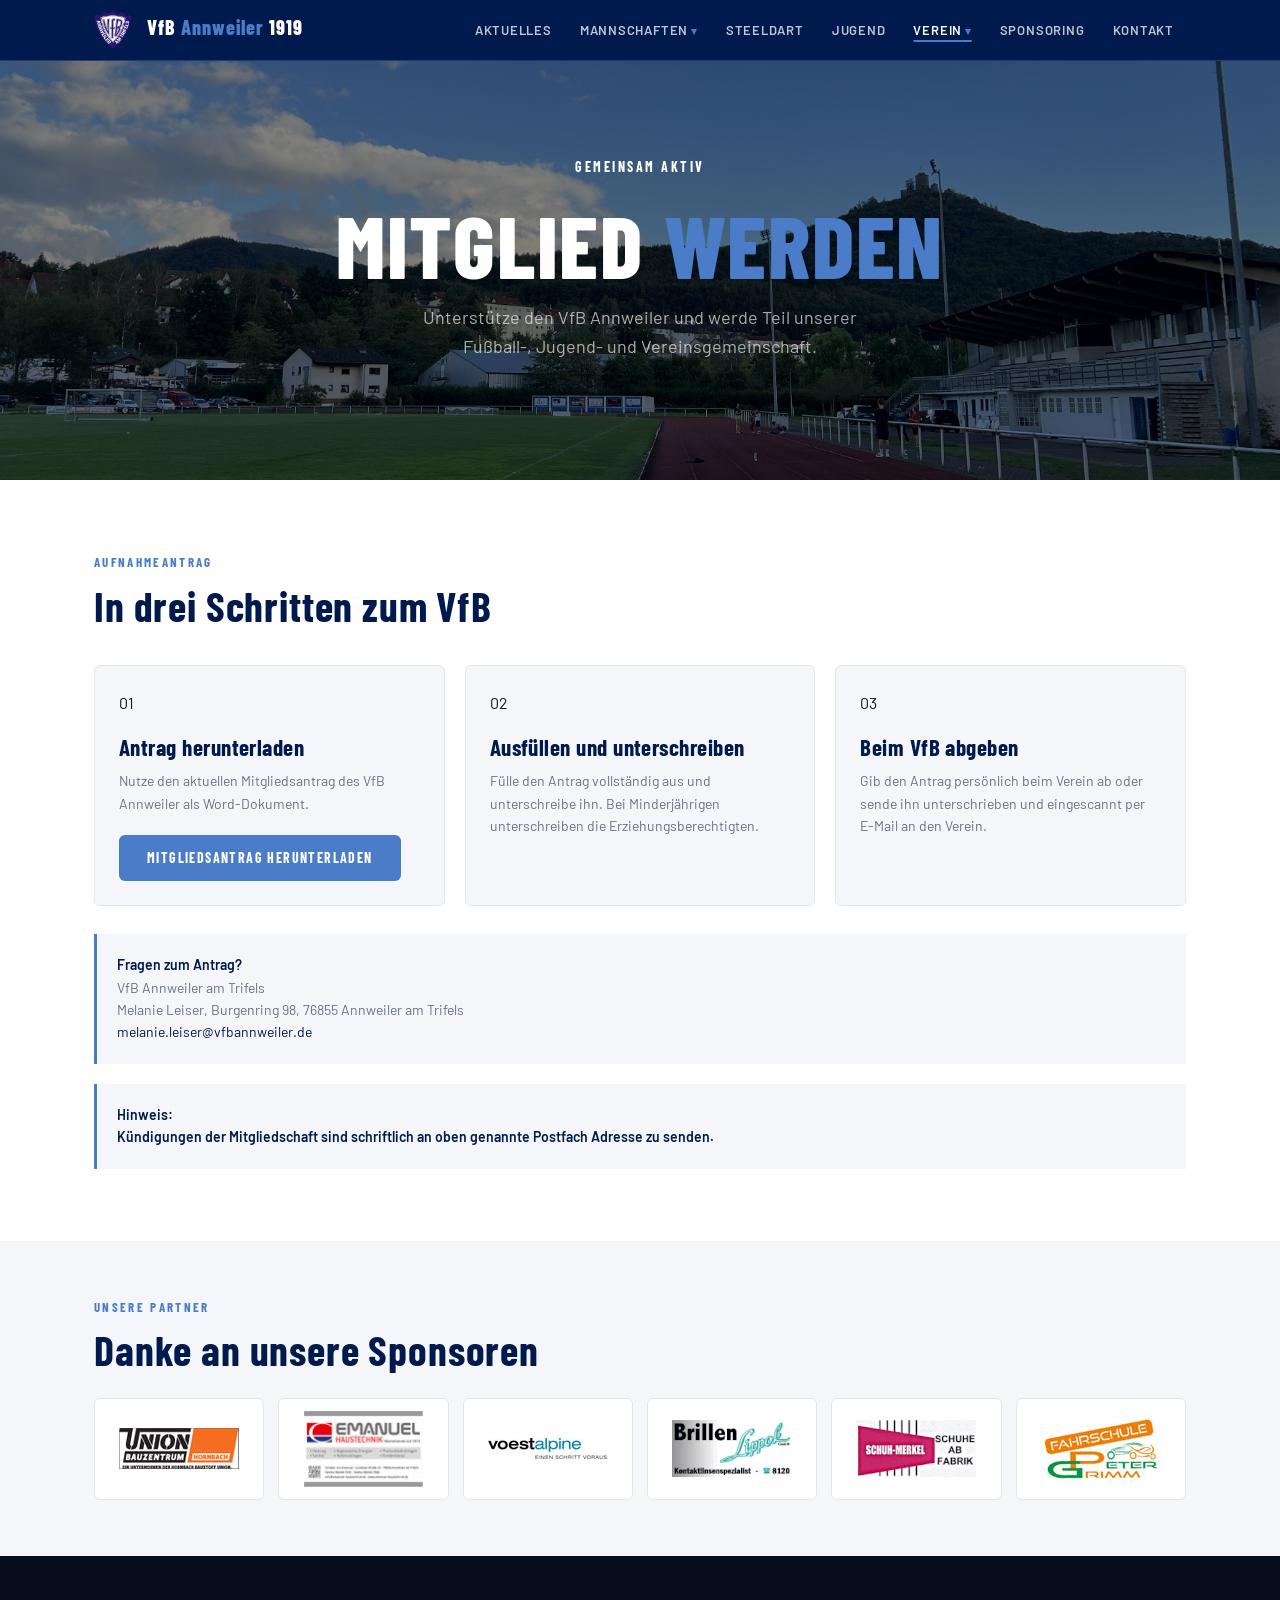
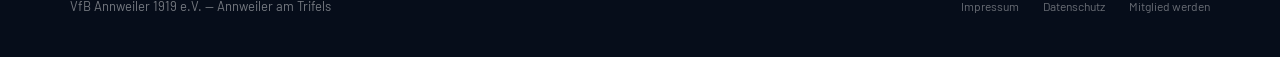
<file: mitglied-werden.html>
<!DOCTYPE html>
<html lang="de">
<head>
<meta charset="UTF-8">
<meta name="viewport" content="width=device-width, initial-scale=1.0">
<title>Mitglied werden | VfB Annweiler 1919 e.V.</title>
<link rel="stylesheet" href="styles.css">
<script src="navigation.js" defer></script>
<script src="footer.js" defer></script>
</head>
<body>
<div id="site-nav"></div>
<section class="hero page-hero">
  <div class="container">
    <div class="hero-eyebrow">Gemeinsam aktiv</div>
    <h1>Mitglied <span>werden</span></h1>
    <p class="hero-sub">Unterstütze den VfB Annweiler und werde Teil unserer Fußball-, Jugend- und Vereinsgemeinschaft.</p>
  </div>
</section>
<section class="section-mitglied">
  <div class="container">
    <div class="section-label">Aufnahmeantrag</div>
    <h2 class="section-title">In drei Schritten zum VfB</h2>
    <div class="mitglied-grid">
      <div class="mitglied-step"><div class="team-number">01</div><h3>Antrag herunterladen</h3><p>Nutze den aktuellen Mitgliedsantrag des VfB Annweiler als Word-Dokument.</p><a class="btn-primary" href="dokumente/vfb-mitgliedsantrag.doc" download="vfb-mitgliedsantrag.doc">Mitgliedsantrag herunterladen</a></div>
      <div class="mitglied-step"><div class="team-number">02</div><h3>Ausfüllen und unterschreiben</h3><p>Fülle den Antrag vollständig aus und unterschreibe ihn. Bei Minderjährigen unterschreiben die Erziehungsberechtigten.</p></div>
      <div class="mitglied-step"><div class="team-number">03</div><h3>Beim VfB abgeben</h3><p>Gib den Antrag persönlich beim Verein ab oder sende ihn unterschrieben und eingescannt per E-Mail an den Verein.</p></div>
    </div>
    <div class="mitglied-contact"><strong>Fragen zum Antrag?</strong><br>VfB Annweiler am Trifels<br>Melanie Leiser, Burgenring 98, 76855 Annweiler am Trifels<br><a href="mailto:melanie.leiser@vfbannweiler.de">melanie.leiser@vfbannweiler.de</a></div>
    <div class="mitglied-contact" style="margin-top:20px;"><strong>Hinweis:</strong><br><strong>Kündigungen der Mitgliedschaft sind schriftlich an oben genannte Postfach Adresse zu senden.</strong></div>
  </div>
</section>
<div id="site-footer"></div>
</body>
</html>
</file>
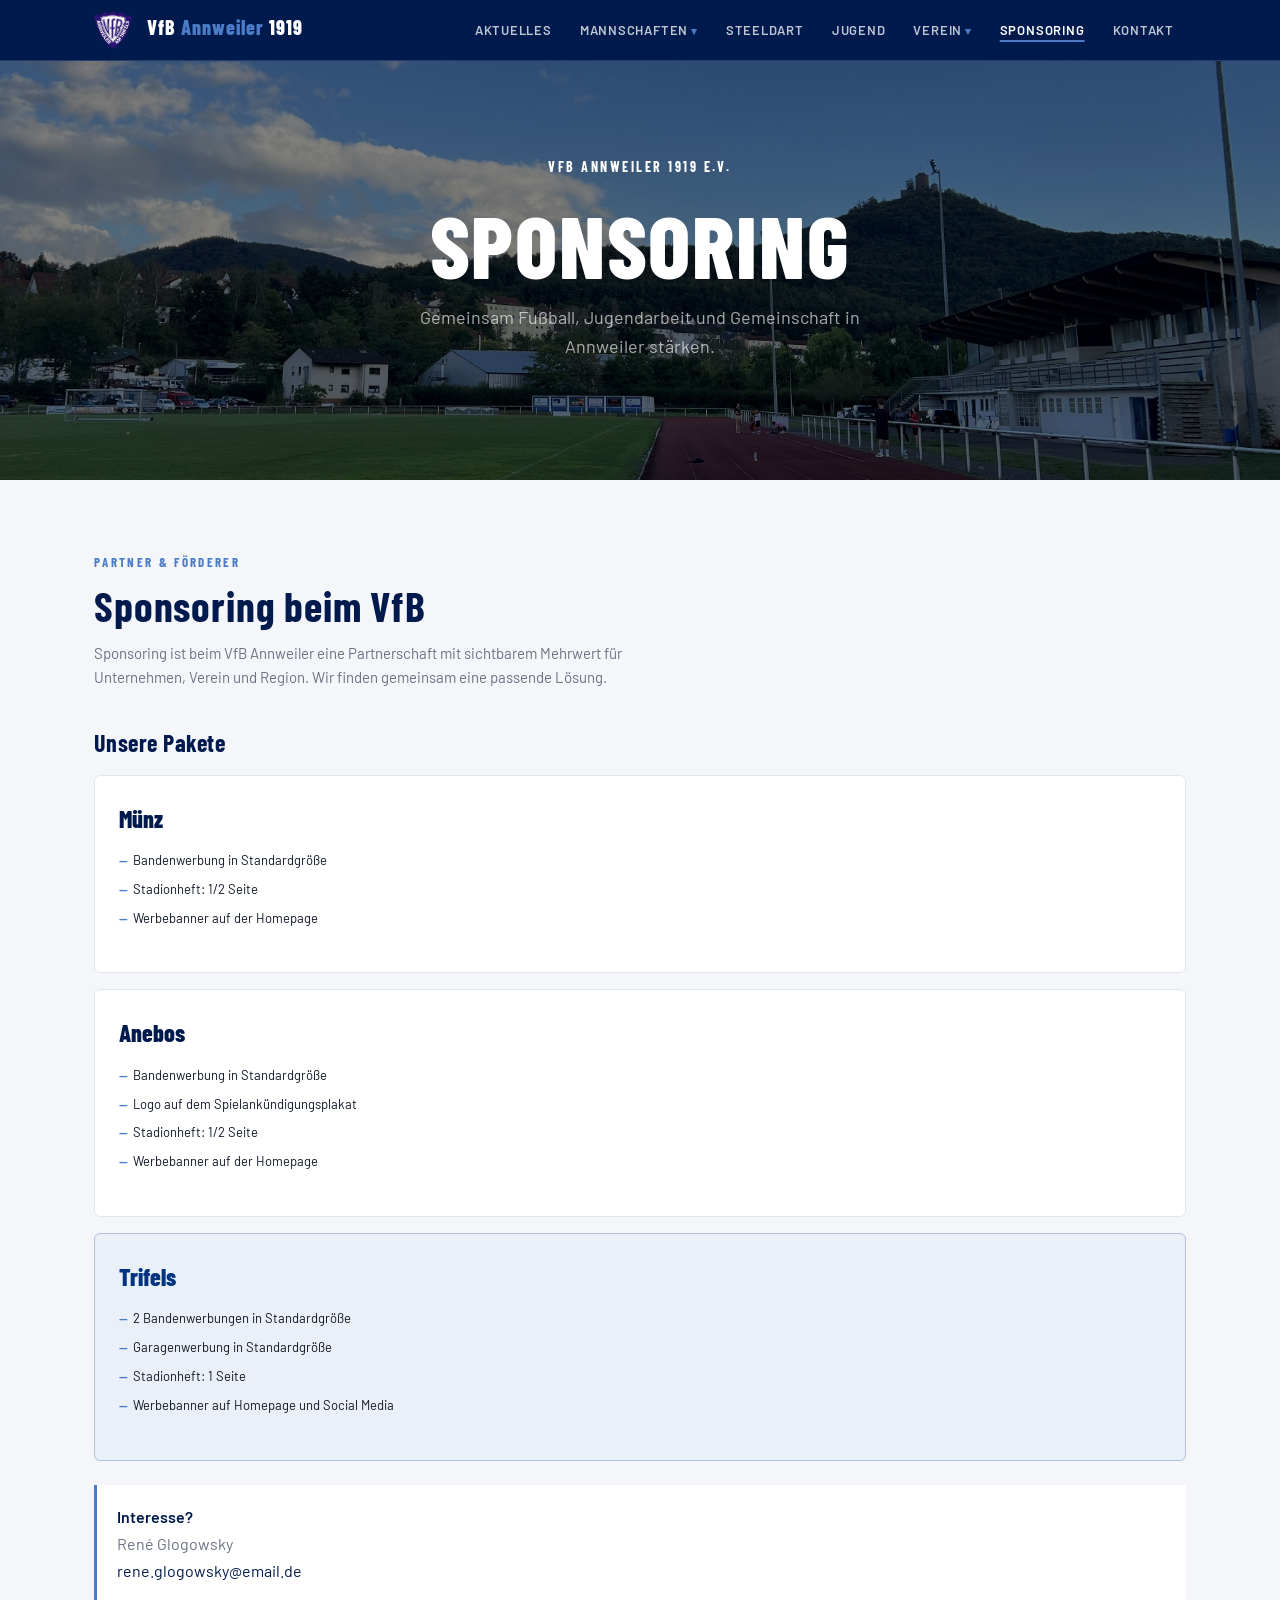
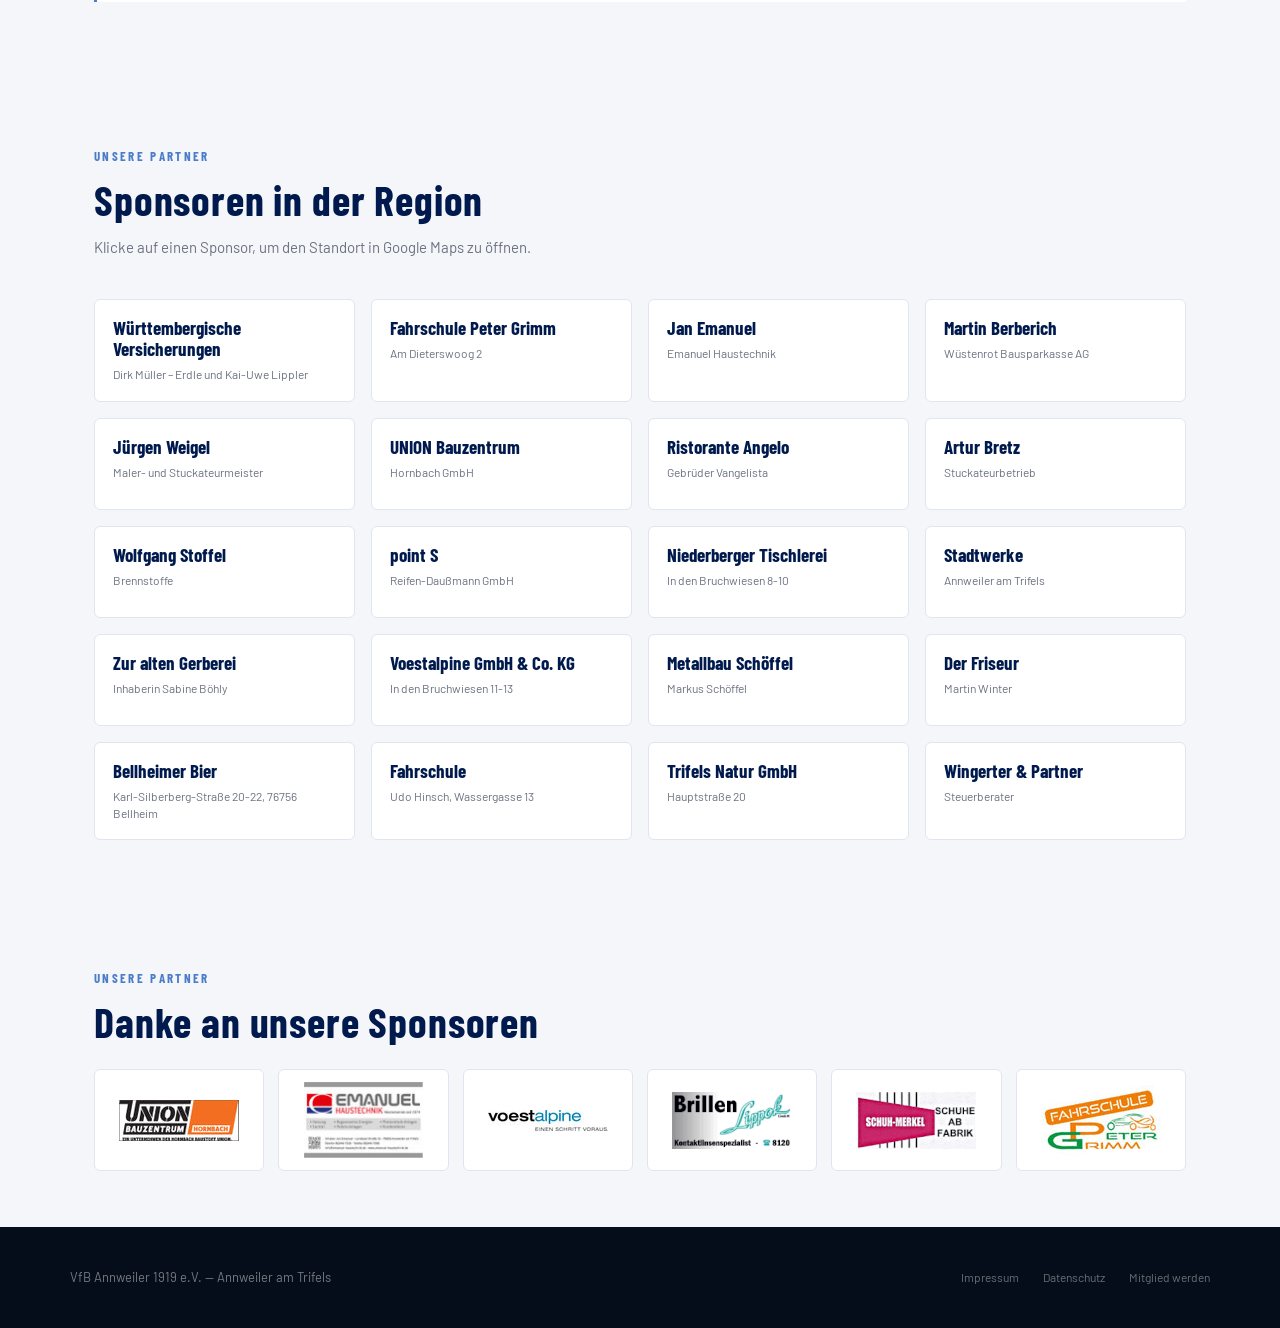
<file: sponsoring.html>
<!DOCTYPE html>
<html lang="de">
<head>
<meta charset="UTF-8">
<meta name="viewport" content="width=device-width, initial-scale=1.0">
<title>Sponsoring | VfB Annweiler 1919 e.V.</title>
<link rel="stylesheet" href="styles.css">
<script src="navigation.js" defer></script>
<script src="footer.js" defer></script>
</head>
<body>
<div id="site-nav"></div>
<section class="hero page-hero">
  <div class="container">
    <div class="hero-eyebrow">VfB Annweiler 1919 e.V.</div>
    <h1>Sponsoring</h1>
    <p class="hero-sub">Gemeinsam Fußball, Jugendarbeit und Gemeinschaft in Annweiler stärken.</p>
  </div>
</section>
<section class="section-sponsoring"><div class="container"><div class="section-label">Partner &amp; Förderer</div><h2 class="section-title">Sponsoring beim VfB</h2><p class="sponsoring-intro">Sponsoring ist beim VfB Annweiler eine Partnerschaft mit sichtbarem Mehrwert für Unternehmen, Verein und Region. Wir finden gemeinsam eine passende Lösung.</p><div class="sponsor-layout"><div><h3 class="sponsor-heading">Unsere Sponsoren</h3><div class="sponsor-list"><span>Württembergische Versicherungen</span><span>Dirk Müller – Erdle und Kai-Uwe Lippler</span><span>Fahrschule Peter Grimm</span><span>Emanuel Haustechnik</span><span>Wüstenrot Bausparkasse AG</span><span>Jürgen Weigel, Maler- und Stuckateurmeister</span><span>UNION Bauzentrum</span><span>Hornbach GmbH</span><span>Ristorante Angelo</span><span>Stuckateurbetrieb Artur Bretz</span><span>Wolfgang Stoffel Brennstoffe</span><span>point S Reifen-Daußmann GmbH</span><span>Niederberger Tischlerei</span><span>Stadtwerke Annweiler am Trifels</span><span>Zur alten Gerberei</span><span>Voestalpine GmbH &amp; Co. KG</span><span>Metallbau Schöffel</span><span>Der Friseur</span><span>Bellheimer Brauerei</span><span>Fahrschule Udo Hinsch</span><span>Trifels Natur GmbH</span><span>Wingerter &amp; Partner Steuerberater</span></div></div><div><h3 class="sponsor-heading">Unsere Pakete</h3><div class="packages-grid"><div class="package-card"><div class="pkg-name">Münz</div><ul><li>Bandenwerbung in Standardgröße</li><li>Stadionheft: 1/2 Seite</li><li>Werbebanner auf der Homepage</li></ul></div><div class="package-card"><div class="pkg-name">Anebos</div><ul><li>Bandenwerbung in Standardgröße</li><li>Logo auf dem Spielankündigungsplakat</li><li>Stadionheft: 1/2 Seite</li><li>Werbebanner auf der Homepage</li></ul></div><div class="package-card featured"><div class="pkg-name">Trifels</div><ul><li>2 Bandenwerbungen in Standardgröße</li><li>Garagenwerbung in Standardgröße</li><li>Stadionheft: 1 Seite</li><li>Werbebanner auf Homepage und Social Media</li></ul></div></div><div class="sponsor-contact"><strong>Interesse?</strong><br>René Glogowsky<br><a href="mailto:rene.glogowsky@email.de">rene.glogowsky@email.de</a></div></div></div></div></section>
<section class="section-sponsor-addresses">
	<div class="container">
		<div class="section-label">Unsere Partner</div>
		<h2 class="section-title">Sponsoren in der Region</h2>
		<p class="sponsoring-intro" style="color:var(--muted);">Klicke auf einen Sponsor, um den Standort in Google Maps zu öffnen.</p>
		<div class="sponsor-address-list">
			<a class="sponsor-address-card" href="https://www.google.com/maps/search/?api=1&amp;query=W%C3%BCrttembergische+Versicherungen%2C+Dirk+M%C3%BCller%2C+Hauptstra%C3%9Fe+55%2C+76855+Annweiler" target="_blank" rel="noopener" data-address="Hauptstraße 55, 76855 Annweiler" title="Hauptstraße 55, 76855 Annweiler"><strong>Württembergische Versicherungen</strong><span>Dirk Müller – Erdle und Kai-Uwe Lippler</span></a>
			<a class="sponsor-address-card" href="https://www.google.com/maps/search/?api=1&amp;query=Fahrschule+Peter+Grimm%2C+Am+Dieterswoog+2%2C+76855+Annweiler" target="_blank" rel="noopener" data-address="Am Dieterswoog 2, Schulungsraum Hauptstraße 55, 76855 Annweiler" title="Am Dieterswoog 2, Schulungsraum Hauptstraße 55, 76855 Annweiler"><strong>Fahrschule Peter Grimm</strong><span>Am Dieterswoog 2</span></a>
			<a class="sponsor-address-card" href="https://www.google.com/maps/search/?api=1&amp;query=Emanuel+Haustechnik%2C+Landauer+Stra%C3%9Fe+15%2C+76855+Annweiler+am+Trifels" target="_blank" rel="noopener" data-address="Landauer Straße 15, 76855 Annweiler am Trifels" title="Landauer Straße 15, 76855 Annweiler am Trifels"><strong>Jan Emanuel</strong><span>Emanuel Haustechnik</span></a>
			<a class="sponsor-address-card" href="https://www.google.com/maps/search/?api=1&amp;query=W%C3%BCstenrot+Bausparkasse+AG%2C+Hauptstra%C3%9Fe+16%2C+76855+Annweiler" target="_blank" rel="noopener" data-address="Hauptstraße 16, 76855 Annweiler" title="Hauptstraße 16, 76855 Annweiler"><strong>Martin Berberich</strong><span>Wüstenrot Bausparkasse AG</span></a>
			<a class="sponsor-address-card" href="https://www.google.com/maps/search/?api=1&amp;query=J%C3%BCrgen+Weigel%2C+Bergwartsteinstra%C3%9Fe+26%2C+76855+Annweiler" target="_blank" rel="noopener" data-address="Bergwartsteinstraße 26, 76855 Annweiler am Trifels" title="Bergwartsteinstraße 26, 76855 Annweiler am Trifels"><strong>Jürgen Weigel</strong><span>Maler- und Stuckateurmeister</span></a>
			<a class="sponsor-address-card" href="https://www.google.com/maps/search/?api=1&amp;query=UNION+Bauzentrum+Hornbach+GmbH%2C+Landauer+Stra%C3%9Fe+67%2C+76855+Annweiler" target="_blank" rel="noopener" data-address="Landauer Straße 67, 76855 Annweiler am Trifels" title="Landauer Straße 67, 76855 Annweiler am Trifels"><strong>UNION Bauzentrum</strong><span>Hornbach GmbH</span></a>
			<a class="sponsor-address-card" href="https://www.google.com/maps/search/?api=1&amp;query=Ristorante+Angelo%2C+Hauptstra%C3%9Fe+58%2C+76855+Annweiler" target="_blank" rel="noopener" data-address="Hauptstraße 58, 76855 Annweiler am Trifels" title="Hauptstraße 58, 76855 Annweiler am Trifels"><strong>Ristorante Angelo</strong><span>Gebrüder Vangelista</span></a>
			<a class="sponsor-address-card" href="https://www.google.com/maps/search/?api=1&amp;query=Artur+Bretz%2C+Landauer+Stra%C3%9Fe+18a%2C+76855+Annweiler" target="_blank" rel="noopener" data-address="Landauer Straße 18a, 76855 Annweiler am Trifels" title="Landauer Straße 18a, 76855 Annweiler am Trifels"><strong>Artur Bretz</strong><span>Stuckateurbetrieb</span></a>
			<a class="sponsor-address-card" href="https://www.google.com/maps/search/?api=1&amp;query=Wolfgang+Stoffel+Brennstoffe%2C+Zweibr%C3%BCcker+Stra%C3%9Fe+33%2C+76855+Annweiler" target="_blank" rel="noopener" data-address="Zweibrücker Straße 33, 76855 Annweiler am Trifels" title="Zweibrücker Straße 33, 76855 Annweiler am Trifels"><strong>Wolfgang Stoffel</strong><span>Brennstoffe</span></a>
			<a class="sponsor-address-card" href="https://www.google.com/maps/search/?api=1&amp;query=point+S+Reifen-Dau%C3%9Fmann+GmbH%2C+Landauer+Stra%C3%9Fe+104%2C+76855+Annweiler" target="_blank" rel="noopener" data-address="Landauer Straße 104, 76855 Annweiler am Trifels" title="Landauer Straße 104, 76855 Annweiler am Trifels"><strong>point S</strong><span>Reifen-Daußmann GmbH</span></a>
			<a class="sponsor-address-card" href="https://www.northdata.de/Niederberger%20GmbH,%20Annweiler%20a%C2%B7%20Trifels/Amtsgericht%20Landau%20HRB%202453" target="_blank" rel="noopener" data-address="In den Bruchwiesen 8-10, 76855 Annweiler" title="In den Bruchwiesen 8-10, 76855 Annweiler"><strong>Niederberger Tischlerei</strong><span>In den Bruchwiesen 8-10</span></a>
			<a class="sponsor-address-card" href="https://www.google.com/maps/search/?api=1&amp;query=Stadtwerke+Annweiler+am+Trifels%2C+Saarlandstra%C3%9Fe+13%2C+76855+Annweiler" target="_blank" rel="noopener" data-address="Saarlandstraße 13, 76855 Annweiler" title="Saarlandstraße 13, 76855 Annweiler"><strong>Stadtwerke</strong><span>Annweiler am Trifels</span></a>
			<a class="sponsor-address-card" href="https://www.google.com/maps/search/?api=1&amp;query=Zur+alten+Gerberei%2C+Am+Prangersthof+11%2C+76855+Annweiler" target="_blank" rel="noopener" data-address="Am Prangersthof 11, 76855 Annweiler" title="Am Prangersthof 11, 76855 Annweiler"><strong>Zur alten Gerberei</strong><span>Inhaberin Sabine Böhly</span></a>
			<a class="sponsor-address-card" href="https://www.google.com/maps/search/?api=1&amp;query=Voestalpine+GmbH+%26+Co.+KG%2C+In+den+Bruchwiesen+11-13%2C+76855+Annweiler" target="_blank" rel="noopener" data-address="In den Bruchwiesen 11-13, 76855 Annweiler / Germany" title="In den Bruchwiesen 11-13, 76855 Annweiler / Germany"><strong>Voestalpine GmbH &amp; Co. KG</strong><span>In den Bruchwiesen 11-13</span></a>
			<a class="sponsor-address-card" href="https://www.google.com/maps/search/?api=1&amp;query=Metallbau+Sch%C3%B6ffel%2C+Hauptstra%C3%9Fe+44%2C+76848+Wilgartswiesen" target="_blank" rel="noopener" data-address="Hauptstraße 44, 76848 Wilgartswiesen" title="Hauptstraße 44, 76848 Wilgartswiesen"><strong>Metallbau Schöffel</strong><span>Markus Schöffel</span></a>
			<a class="sponsor-address-card" href="https://www.google.com/maps/search/?api=1&amp;query=Der+Friseur+Martin+Winter%2C+Queichgasse+8-10%2C+76855+Annweiler" target="_blank" rel="noopener" data-address="Queichgasse 8-10, 76855 Annweiler" title="Queichgasse 8-10, 76855 Annweiler"><strong>Der Friseur</strong><span>Martin Winter</span></a>
			<a class="sponsor-address-card" href="https://www.google.com/maps/search/?api=1&amp;query=Bellheimer+Bier%2C+Karl-Silberberg-Stra%C3%9Fe+20-22%2C+76756+Bellheim" target="_blank" rel="noopener" data-address="Karl-Silberberg-Straße 20-22, 76756 Bellheim" title="Karl-Silberberg-Straße 20-22, 76756 Bellheim"><strong>Bellheimer Bier</strong><span>Karl-Silberberg-Straße 20-22, 76756 Bellheim</span></a>
			<a class="sponsor-address-card" href="https://www.google.com/maps/search/?api=1&amp;query=Fahrschule+Udo+Hinsch%2C+Wassergasse+13%2C+76855+Annweiler" target="_blank" rel="noopener" data-address="Wassergasse 13, 76855 Annweiler" title="Wassergasse 13, 76855 Annweiler"><strong>Fahrschule</strong><span>Udo Hinsch, Wassergasse 13</span></a>
			<a class="sponsor-address-card" href="https://www.google.com/maps/search/?api=1&amp;query=Trifels+Natur+GmbH%2C+Hauptstra%C3%9Fe+20%2C+76855+Annweiler" target="_blank" rel="noopener" data-address="Hauptstraße 20, 76855 Annweiler" title="Hauptstraße 20, 76855 Annweiler"><strong>Trifels Natur GmbH</strong><span>Hauptstraße 20</span></a>
			<a class="sponsor-address-card" href="https://www.google.com/maps/search/?api=1&amp;query=Wingerter+%26+Partner+Steuerberater%2C+Marktstra%C3%9Fe+17%2C+67487+Maikammer" target="_blank" rel="noopener" data-address="Marktstraße 17, 67487 Maikammer" title="Marktstraße 17, 67487 Maikammer"><strong>Wingerter &amp; Partner</strong><span>Steuerberater</span></a>
		</div>
	</div>
</section>
<div id="site-footer"></div>
</body>
</html>
</file>
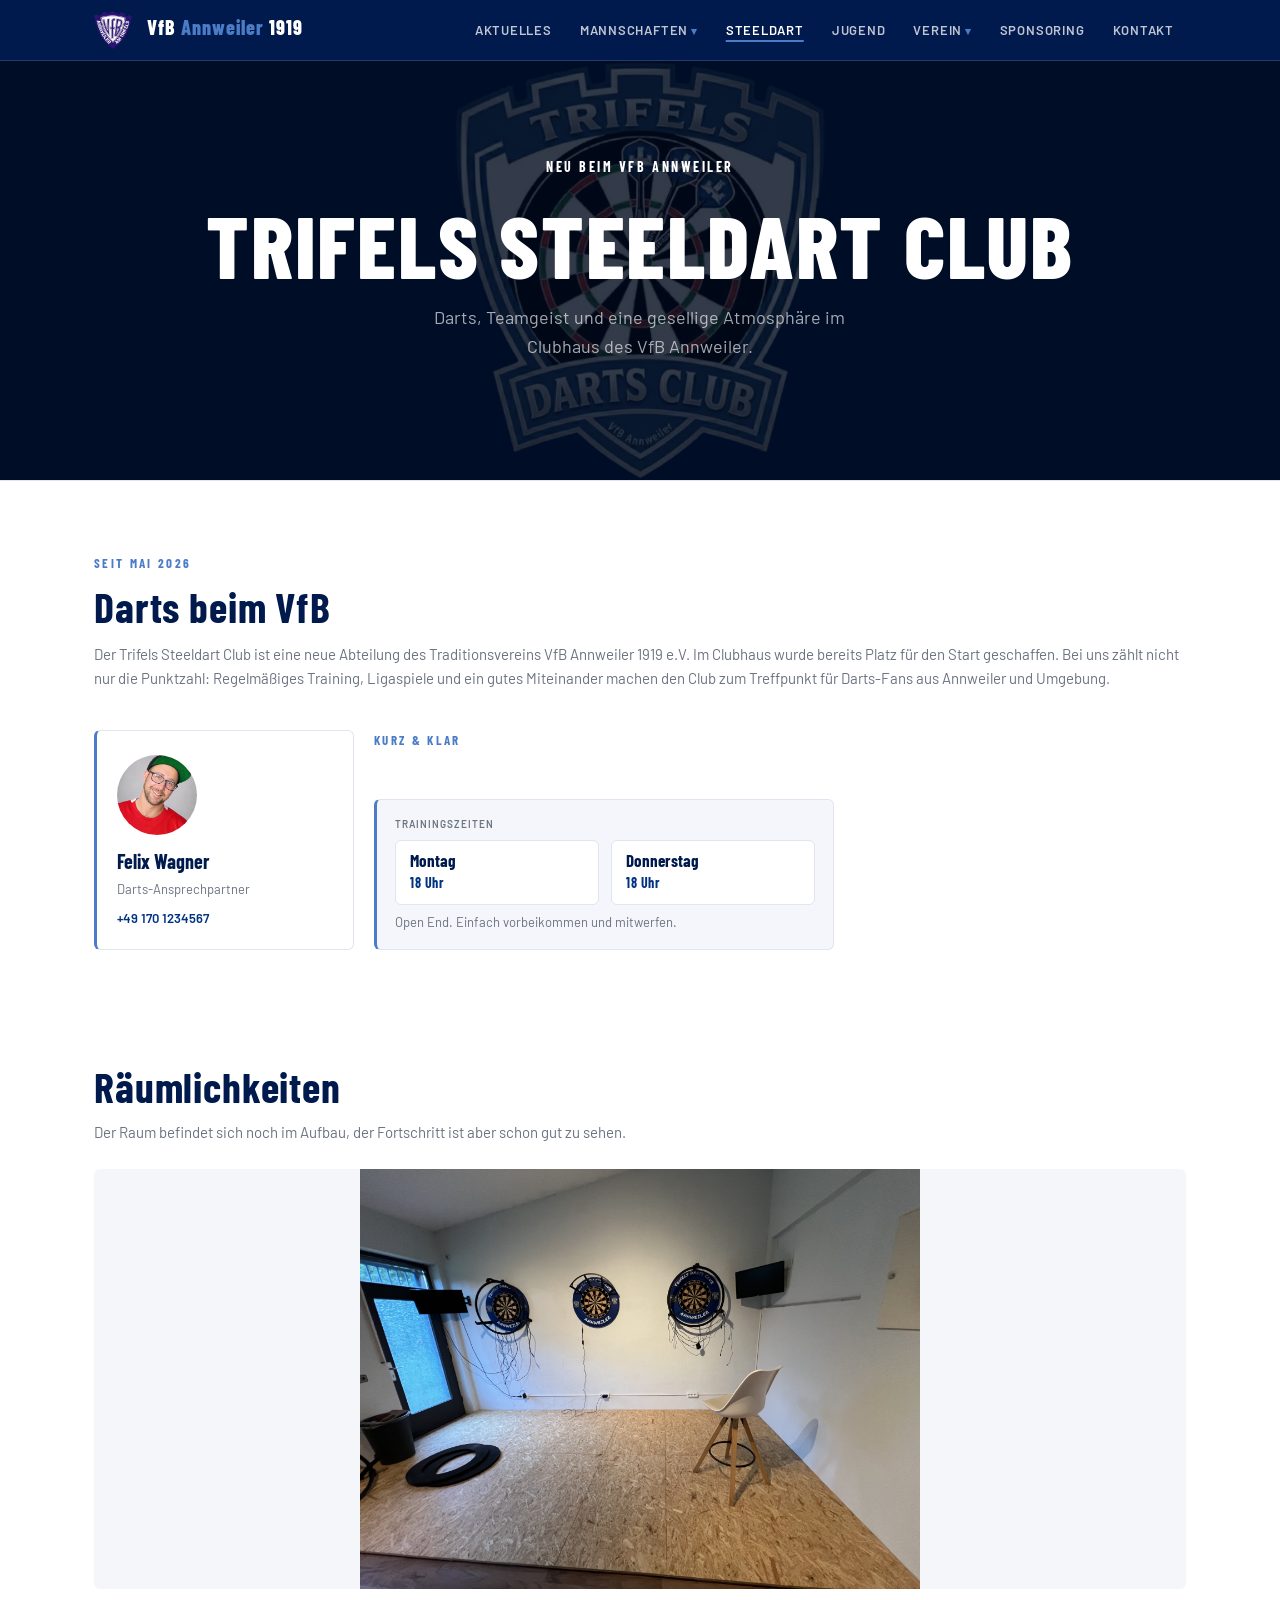
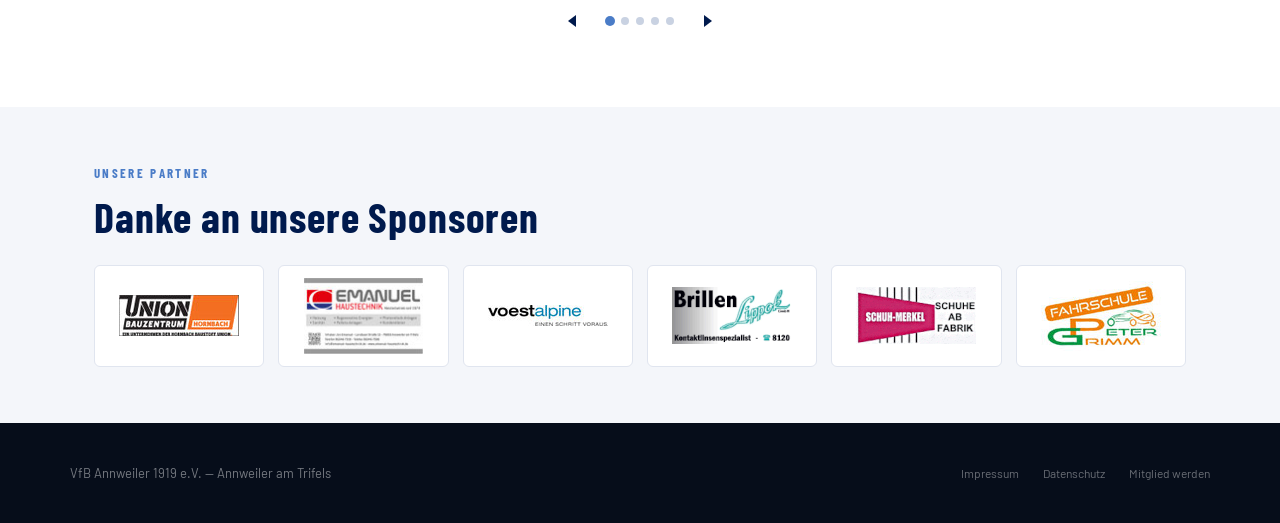
<file: steeldart.html>
<!DOCTYPE html>
<html lang="de">
<head>
<meta charset="UTF-8">
<meta name="viewport" content="width=device-width, initial-scale=1.0">
<title>Steeldart | VfB Annweiler 1919 e.V.</title>
<link rel="stylesheet" href="styles.css">
<script src="navigation.js" defer></script>
<script src="footer.js" defer></script>
</head>
<body>
<div id="site-nav"></div>

<section class="hero page-hero hero--steeldart">
  <div class="container">
    <div class="hero-eyebrow">Neu beim VfB Annweiler</div>
    <h1>Trifels Steeldart Club</h1>
    <p class="hero-sub">Darts, Teamgeist und eine gesellige Atmosphäre im Clubhaus des VfB Annweiler.</p>
  </div>
</section>

<section class="section-darts" id="angebot">
  <div class="container">
    <div class="section-label">Seit Mai 2026</div>
    <h2 class="section-title">Darts beim VfB</h2>
    <div class="jugend-intro jugend-intro--wide">
      <p>Der Trifels Steeldart Club ist eine neue Abteilung des Traditionsvereins VfB Annweiler 1919 e.V. Im Clubhaus wurde bereits Platz für den Start geschaffen. Bei uns zählt nicht nur die Punktzahl: Regelmäßiges Training, Ligaspiele und ein gutes Miteinander machen den Club zum Treffpunkt für Darts-Fans aus Annweiler und Umgebung.</p>
    </div>
    <div class="jugend-training-wrapper">
      <div class="contact-person jugend-contact">
        <img src="bilder/portraits/portrait-felix-wagner.PNG" alt="Felix Wagner">
        <strong>Felix Wagner</strong>
        <span>Darts-Ansprechpartner</span>
        <a href="tel:+491701234567">+49 170 1234567</a>
      </div>
      <div class="darts-side">
        <div class="section-label" style="margin-bottom:16px;">Kurz &amp; klar</div>
        <div class="training-times training-times--darts">
          <div class="role">Trainingszeiten</div>
          <div class="darts-days">
            <div class="darts-day">
              <span class="darts-day-name">Montag</span>
              <span class="darts-day-time">18 Uhr</span>
            </div>
            <div class="darts-day">
              <span class="darts-day-name">Donnerstag</span>
              <span class="darts-day-time">18 Uhr</span>
            </div>
          </div>
          <p class="darts-note">Open End. Einfach vorbeikommen und mitwerfen.</p>
        </div>
      </div>
    </div> <!-- End of darts-side -->
  </div>
</section>

<section class="section-mannschaften">
  <div class="container">
    <h3 class="section-title">Räumlichkeiten</h3>
    <p class="raeumlichkeiten-intro">Der Raum befindet sich noch im Aufbau, der Fortschritt ist aber schon gut zu sehen.</p>
    <div class="raeumlichkeiten-carousel">
      <div class="raeumlichkeiten-carousel-viewport" id="raeumlichkeiten-carousel" aria-live="polite">
        <div class="raeumlichkeiten-carousel-track">
          <div class="raeumlichkeiten-carousel-slide"><img src="bilder/steeldart/steel-dart-raum1.jpg" alt="Trainingsraum des Trifels Darts Club, Ansicht 1"></div>
          <!-- Beispiel Zoom/Position anpassen: style="--img-zoom:1.2; --img-position:30% 60%;" -->
          <div class="raeumlichkeiten-carousel-slide"><img src="bilder/steeldart/steel-dart-raum2.jpg" alt="Trainingsraum des Trifels Darts Club, Ansicht 2"></div>
          <div class="raeumlichkeiten-carousel-slide"><img src="bilder/steeldart/steel-dart-raum3.jpg" alt="Trainingsraum des Trifels Darts Club, Ansicht 3"></div>
          <div class="raeumlichkeiten-carousel-slide"><img src="bilder/steeldart/steel-dart-raum4.jpg" alt="Trainingsraum des Trifels Darts Club, Ansicht 4"></div>
          <div class="raeumlichkeiten-carousel-slide"><img src="bilder/steeldart/steel-dart-raum5.JPG" alt="Trainingsraum des Trifels Darts Club, Ansicht 5"></div>
        </div>
      </div>
      <div class="raeumlichkeiten-carousel-controls">
        <button class="carousel-button carousel-button--prev" type="button" aria-label="Vorheriges Bild"></button>
        <div class="carousel-dots" role="tablist" aria-label="Bild auswählen">
          <button class="carousel-dot is-active" type="button" role="tab" aria-label="Bild 1 von 5" aria-selected="true" data-slide="0"></button>
          <button class="carousel-dot" type="button" role="tab" aria-label="Bild 2 von 5" aria-selected="false" data-slide="1"></button>
          <button class="carousel-dot" type="button" role="tab" aria-label="Bild 3 von 5" aria-selected="false" data-slide="2"></button>
          <button class="carousel-dot" type="button" role="tab" aria-label="Bild 4 von 5" aria-selected="false" data-slide="3"></button>
          <button class="carousel-dot" type="button" role="tab" aria-label="Bild 5 von 5" aria-selected="false" data-slide="4"></button>
        </div>
        <button class="carousel-button carousel-button--next" type="button" aria-label="Nächstes Bild"></button>
      </div>
    </div>
  </div>
</section>

<script>
  (() => {
    const viewport = document.querySelector('#raeumlichkeiten-carousel');
    if (!viewport) return;
    const track = viewport.querySelector('.raeumlichkeiten-carousel-track');
    const slides = [...track.children];
    const dots = [...document.querySelectorAll('.raeumlichkeiten-carousel-controls .carousel-dot')];
    let activeIndex = 0;

    const showSlide = (index) => {
      activeIndex = (index + slides.length) % slides.length;
      track.style.transform = `translateX(-${activeIndex * 100}%)`;
      dots.forEach((dot, dotIndex) => {
        dot.classList.toggle('is-active', dotIndex === activeIndex);
        dot.setAttribute('aria-selected', dotIndex === activeIndex);
      });
    };

    document.querySelector('.raeumlichkeiten-carousel-controls .carousel-button--prev').addEventListener('click', () => showSlide(activeIndex - 1));
    document.querySelector('.raeumlichkeiten-carousel-controls .carousel-button--next').addEventListener('click', () => showSlide(activeIndex + 1));
    dots.forEach((dot) => dot.addEventListener('click', () => showSlide(Number(dot.dataset.slide))));
  })();
</script>

<div id="site-footer"></div>
</body>
</html>
</file>
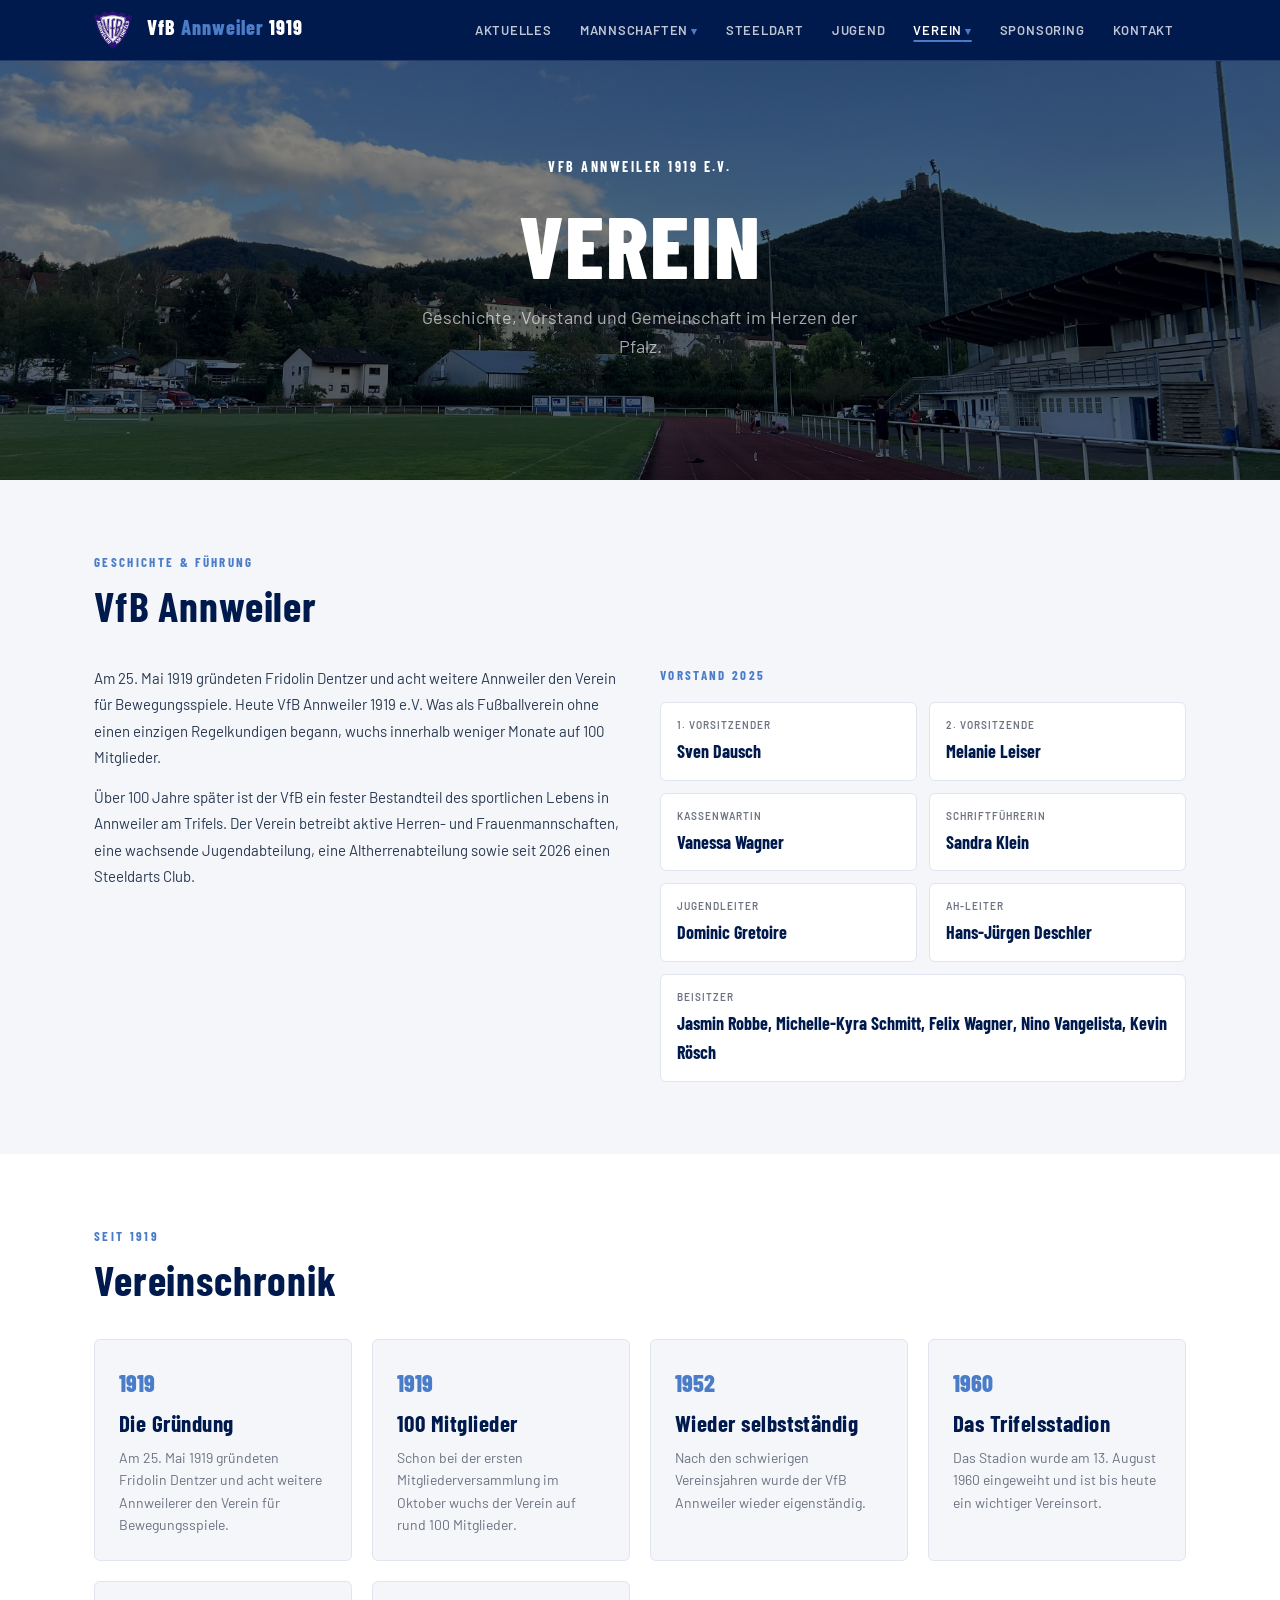
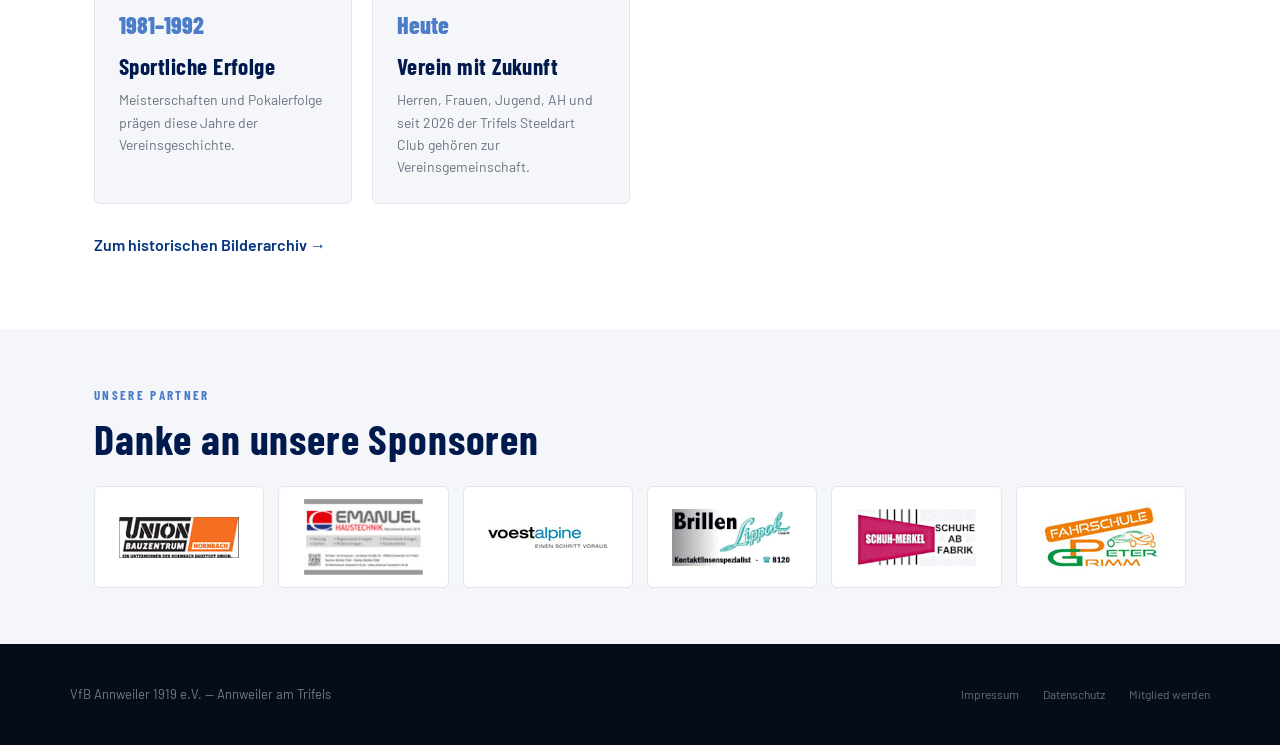
<file: verein.html>
<!DOCTYPE html>
<html lang="de">
<head>
<meta charset="UTF-8">
<meta name="viewport" content="width=device-width, initial-scale=1.0">
<title>Verein | VfB Annweiler 1919 e.V.</title>
<link rel="stylesheet" href="styles.css">
<script src="navigation.js" defer></script>
<script src="footer.js" defer></script>
</head>
<body>
<div id="site-nav"></div>
<section class="hero page-hero">
  <div class="container">
    <div class="hero-eyebrow">VfB Annweiler 1919 e.V.</div>
    <h1>Verein</h1>
    <p class="hero-sub">Geschichte, Vorstand und Gemeinschaft im Herzen der Pfalz.</p>
  </div>
</section>
<section class="section-verein">
  <div class="container">
    <div class="section-label">Geschichte &amp; Führung</div>
    <h2 class="section-title">VfB Annweiler</h2>
    <div class="verein-grid">
      <div class="verein-history">
        <p>Am 25. Mai 1919 gründeten Fridolin Dentzer und acht weitere Annweiler den Verein für Bewegungsspiele. Heute VfB Annweiler 1919 e.V. Was als Fußballverein ohne einen einzigen Regelkundigen begann, wuchs innerhalb weniger Monate auf 100 Mitglieder.</p>
        <p>Über 100 Jahre später ist der VfB ein fester Bestandteil des sportlichen Lebens in Annweiler am Trifels. Der Verein betreibt aktive Herren- und Frauenmannschaften, eine wachsende Jugendabteilung, eine Altherrenabteilung sowie seit 2026 einen Steeldarts Club.</p>
      </div>
      <div>
        <div class="section-label" style="margin-bottom:16px;">Vorstand 2025</div>
        <div class="info-grid">
          <div class="info-item"><div class="role">1. Vorsitzender</div><div class="name">Sven Dausch</div></div>
          <div class="info-item"><div class="role">2. Vorsitzende</div><div class="name">Melanie Leiser</div></div>
          <div class="info-item"><div class="role">Kassenwartin</div><div class="name">Vanessa Wagner</div></div>
          <div class="info-item"><div class="role">Schriftführerin</div><div class="name">Sandra Klein</div></div>
          <div class="info-item"><div class="role">Jugendleiter</div><div class="name">Dominic Gretoire</div></div>
          <div class="info-item"><div class="role">AH-Leiter</div><div class="name">Hans-Jürgen Deschler</div></div>
          <div class="info-item info-item--wide"><div class="role">Beisitzer</div><div class="name">Jasmin Robbe, Michelle-Kyra Schmitt, Felix Wagner, Nino Vangelista, Kevin Rösch</div></div>
        </div>
      </div>
    </div>
  </div>
</section>
<section class="section-chronik">
	<div class="container">
		<div class="section-label">Seit 1919</div>
		<h2 class="section-title">Vereinschronik</h2>
		<div class="chronik-grid">
			<article class="chronik-item"><span class="chronik-year">1919</span><h3>Die Gründung</h3><p>Am 25. Mai 1919 gründeten Fridolin Dentzer und acht weitere Annweilerer den Verein für Bewegungsspiele.</p></article>
			<article class="chronik-item"><span class="chronik-year">1919</span><h3>100 Mitglieder</h3><p>Schon bei der ersten Mitgliederversammlung im Oktober wuchs der Verein auf rund 100 Mitglieder.</p></article>
			<article class="chronik-item"><span class="chronik-year">1952</span><h3>Wieder selbstständig</h3><p>Nach den schwierigen Vereinsjahren wurde der VfB Annweiler wieder eigenständig.</p></article>
			<article class="chronik-item"><span class="chronik-year">1960</span><h3>Das Trifelsstadion</h3><p>Das Stadion wurde am 13. August 1960 eingeweiht und ist bis heute ein wichtiger Vereinsort.</p></article>
			<article class="chronik-item"><span class="chronik-year">1981–1992</span><h3>Sportliche Erfolge</h3><p>Meisterschaften und Pokalerfolge prägen diese Jahre der Vereinsgeschichte.</p></article>
			<article class="chronik-item"><span class="chronik-year">Heute</span><h3>Verein mit Zukunft</h3><p>Herren, Frauen, Jugend, AH und seit 2026 der Trifels Steeldart Club gehören zur Vereinsgemeinschaft.</p></article>
		</div>
		<a class="archive-link" href="bilderarchiv.html">Zum historischen Bilderarchiv &rarr;</a>
	</div>
</section>
<!--
<section class="section-bilderarchiv">
	<div class="container">
		<div class="section-label">Vorstand</div>
		<h2 class="section-title">Menschen hinter dem Verein</h2>
		<div class="bilder-grid">
			<div class="person-card"><div class="image-placeholder">Vorstandsfoto<small>Bild später ergänzen</small></div><div class="person-card-body"><h3>Vorstand</h3><p>Platzhalter für ein gemeinsames Vorstandsfoto.</p></div></div>
			<div class="person-card"><div class="image-placeholder">Einzelfoto<small>Bild später ergänzen</small></div><div class="person-card-body"><h3>Vorstandsmitglieder</h3><p>Hier können später einzelne Porträts ergänzt werden.</p></div></div>
		</div>
	</div>
</section>
-->
<div id="site-footer"></div>
</body>
</html>
</file>
<file: styles.css>
/* ── FONTS (self-hosted, no external requests) ── */
@font-face {
  font-family: 'Barlow';
  font-style: normal;
  font-weight: 400;
  font-display: swap;
  src: url('fonts/barlow-400.woff2') format('woff2');
}
@font-face {
  font-family: 'Barlow';
  font-style: normal;
  font-weight: 500;
  font-display: swap;
  src: url('fonts/barlow-500.woff2') format('woff2');
}
@font-face {
  font-family: 'Barlow';
  font-style: normal;
  font-weight: 600;
  font-display: swap;
  src: url('fonts/barlow-600.woff2') format('woff2');
}
@font-face {
  font-family: 'Barlow Condensed';
  font-style: normal;
  font-weight: 600;
  font-display: swap;
  src: url('fonts/barlow-condensed-600.woff2') format('woff2');
}
@font-face {
  font-family: 'Barlow Condensed';
  font-style: normal;
  font-weight: 700;
  font-display: swap;
  src: url('fonts/barlow-condensed-700.woff2') format('woff2');
}
@font-face {
  font-family: 'Barlow Condensed';
  font-style: normal;
  font-weight: 800;
  font-display: swap;
  src: url('fonts/barlow-condensed-800.woff2') format('woff2');
}

/* ── RESET & BASE ── */
*, *::before, *::after { box-sizing: border-box; margin: 0; padding: 0; }

:root {
  --blue:      #003380;
  --blue-mid:  #002466;
  --blue-dark: #001A4D;
  --blue-section: #082B5C;
  --accent:    #4A7CC7;
  --white:     #ffffff;
  --off:       #F4F6FA;
  --text:      #111827;
  --muted:     #6b7280;
  --radius:    6px;
  --max:       1140px;
}

html { scroll-behavior: smooth; }
body {
  font-family: 'Barlow', sans-serif;
  color: var(--text);
  background: var(--white);
  line-height: 1.6;
  font-size: 16px;
  padding-top: 60px;
}

h1, h2, h3, h4 {
  font-family: 'Barlow Condensed', sans-serif;
  line-height: 1.15;
  letter-spacing: 0.02em;
}

a { color: inherit; text-decoration: none; }
img { display: block; max-width: 100%; }

.container {
  max-width: var(--max);
  margin: 0 auto;
  padding: 0 24px;
}

/* ── NAV ── */
nav {
  position: fixed;
  top: 0;
  left: 0;
  width: 100%;
  z-index: 100;
  background: var(--blue-dark);
  border-bottom: 1px solid rgba(255,255,255,0.15);
}

.nav-inner {
  max-width: var(--max);
  margin: 0 auto;
  padding: 0 24px;
  display: flex;
  align-items: center;
  justify-content: space-between;
  height: 60px;
  gap: 24px;
}

.nav-logo {
  font-family: 'Barlow Condensed', sans-serif;
  font-size: 20px;
  font-weight: 800;
  color: var(--white);
  letter-spacing: 0.05em;
  white-space: nowrap;
}

.nav-logo span {
  color: var(--accent);
}

.nav-logo img {
  height: 38px;
  width: auto;
  display: inline-block;
  vertical-align: middle;
  margin-right: 10px;
}

.nav-links {
  display: flex;
  list-style: none;
  gap: 4px;
}

.nav-links a {
  display: block;
  padding: 6px 12px;
  font-size: 13px;
  font-weight: 600;
  color: rgba(255,255,255,0.75);
  letter-spacing: 0.06em;
  text-transform: uppercase;
  transition: color 0.15s;
  border-radius: var(--radius);
}

.nav-links a:hover { color: var(--accent); }

.nav-dropdown { position: relative; }

.nav-dropdown > a::after {
  content: ' ▾';
  color: var(--accent);
  font-size: 11px;
}

.nav-submenu {
  position: absolute;
  top: 100%;
  left: 0;
  min-width: 180px;
  padding: 8px;
  background: var(--white);
  border: 1px solid #E0E5EF;
  border-radius: 0 0 var(--radius) var(--radius);
  list-style: none;
  opacity: 0;
  pointer-events: none;
  transform: translateY(-4px);
  transition: opacity 0.15s, transform 0.15s;
}

.nav-dropdown:hover .nav-submenu,
.nav-dropdown:focus-within .nav-submenu {
  opacity: 1;
  pointer-events: auto;
  transform: translateY(0);
}

.nav-submenu a {
  padding: 9px 10px;
  white-space: nowrap;
  color: var(--blue-dark);
}

.nav-submenu a:hover {
  color: var(--blue);
  background: var(--off);
}

.nav-submenu a[aria-current="page"] {
  color: var(--blue-dark);
  background: var(--off);
  text-decoration: underline;
  text-decoration-color: var(--accent);
  text-decoration-thickness: 2px;
  text-underline-offset: 5px;
}

.nav-links > li > a[aria-current="page"] {
  color: var(--white);
  text-decoration: underline;
  text-decoration-color: var(--accent);
  text-decoration-thickness: 2px;
  text-underline-offset: 5px;
}

.nav-burger {
  display: none;
  flex-direction: column;
  justify-content: center;
  align-items: center;
  gap: 5px;
  width: 32px;
  height: 32px;
  border: 0;
  background: transparent;
  padding: 0;
  cursor: pointer;
}

.nav-burger span {
  display: block;
  width: 24px;
  height: 2px;
  background: var(--white);
  border-radius: 2px;
  transition: transform 0.2s, opacity 0.2s;
}

.nav-burger[aria-expanded="true"] span:nth-child(1) { transform: translateY(7px) rotate(45deg); }
.nav-burger[aria-expanded="true"] span:nth-child(2) { opacity: 0; }
.nav-burger[aria-expanded="true"] span:nth-child(3) { transform: translateY(-7px) rotate(-45deg); }

.nav-dropdown-toggle {
  display: none;
  position: absolute;
  top: 0;
  right: 0;
  width: 44px;
  height: 44px;
  border: 0;
  background: transparent;
  cursor: pointer;
}

.nav-dropdown-toggle::after {
  content: '▾';
  color: var(--accent);
  font-size: 14px;
  transition: transform 0.15s;
}

.nav-dropdown-toggle[aria-expanded="true"]::after {
  transform: rotate(180deg);
  display: inline-block;
}

/* ── HERO ── */
.hero {
  padding: 80px 24px 70px;
  text-align: center;
  position: relative;
  overflow: hidden;
}

.page-hero {
  min-height: 420px;
  display: flex;
  align-items: center;
  justify-content: center;
}

.hero::before {
  content: '';
  position: absolute;
  inset: 0;
  background-image: url('bilder/stadion-1.jpg');
  background-size: cover;
  background-position: center 80%;
  pointer-events: none;
}

.hero::after {
  content: '';
  position: absolute;
  inset: 0;
  background: rgba(0, 0, 0, 0.5);
  pointer-events: none;
}

.hero > .container {
  position: relative;
  z-index: 1;
}

.hero--steeldart::before {
  background-image: linear-gradient(rgba(0, 26, 77, 0.6), rgba(0, 26, 77, 0.6)), url('bilder/steeldart/steeldart-logo.png');
  background-size: cover, contain;
  background-position: center, center;
  background-repeat: no-repeat, no-repeat;
  background-color: var(--blue-dark);
}

.hero-eyebrow {
  display: inline-block;
  font-family: 'Barlow Condensed', sans-serif;
  font-size: 14px;
  font-weight: 700;
  color: #ffffff;
  letter-spacing: 0.18em;
  text-transform: uppercase;
  margin-bottom: 16px;
}

.hero h1 {
  font-size: clamp(42px, 8vw, 88px);
  font-weight: 800;
  color: var(--white);
  text-transform: uppercase;
  margin-bottom: 8px;
}

.hero h1 span {
  color: var(--accent);
}

.hero-sub {
  font-size: clamp(15px, 2.5vw, 18px);
  color: rgba(255,255,255,0.65);
  max-width: 480px;
  margin: 0 auto 36px;
}

.hero-ctas {
  display: flex;
  gap: 12px;
  justify-content: center;
  flex-wrap: wrap;
}

.btn-primary {
  background: var(--accent);
  color: var(--white);
  font-family: 'Barlow Condensed', sans-serif;
  font-size: 14px;
  font-weight: 700;
  letter-spacing: 0.1em;
  text-transform: uppercase;
  padding: 12px 28px;
  border-radius: var(--radius);
  transition: opacity 0.15s;
}
.btn-primary:hover { opacity: 0.88; }

.btn-ghost {
  border: 1.5px solid rgba(255,255,255,0.35);
  color: rgba(255,255,255,0.85);
  font-family: 'Barlow Condensed', sans-serif;
  font-size: 14px;
  font-weight: 700;
  letter-spacing: 0.1em;
  text-transform: uppercase;
  padding: 12px 28px;
  border-radius: var(--radius);
  transition: border-color 0.15s, color 0.15s;
}
.btn-ghost:hover { border-color: var(--accent); color: var(--accent); }

/* ── SECTION LABELS ── */
.section-label {
  font-family: 'Barlow Condensed', sans-serif;
  font-size: 13px;
  font-weight: 700;
  letter-spacing: 0.18em;
  text-transform: uppercase;
  color: var(--accent);
  margin-bottom: 8px;
}

.section-title {
  font-size: clamp(28px, 5vw, 42px);
  font-weight: 700;
  color: var(--blue-dark);
  margin-bottom: 4px;
}

.section-intro {
  font-size: 15px;
  color: var(--muted);
  line-height: 1.75;
  max-width: 640px;
  margin-top: 12px;
  margin-bottom: 28px;
}

/* ── NEWS SECTION ── */
.section-news {
  padding: 72px 24px;
  background: var(--white);
}

.news-header {
  display: flex;
  align-items: flex-end;
  justify-content: space-between;
  margin-bottom: 36px;
  flex-wrap: wrap;
  gap: 16px;
}

.news-grid {
  display: grid;
  grid-template-columns: repeat(auto-fill, minmax(300px, 1fr));
  gap: 20px;
}

.section-news > .container > .section-title {
  margin-bottom: 18px;
}

.news-card {
  display: flex;
  flex-direction: column;
  background: var(--white);
  border: 1px solid #E0E5EF;
  border-radius: var(--radius);
  overflow: hidden;
  display: flex;
  flex-direction: column;
  transition: border-color 0.15s;
  color: inherit;
  text-decoration: none;
}

.news-card:hover { border-color: var(--blue); }

.news-card-label {
  background: var(--blue);
  color: var(--white);
  font-family: 'Barlow Condensed', sans-serif;
  font-size: 10px;
  font-weight: 700;
  letter-spacing: 0.14em;
  text-transform: uppercase;
  padding: 5px 14px;
}

.news-card-body {
  padding: 20px;
  flex: 1;
}

.news-card-date {
  font-size: 12px;
  color: var(--muted);
  margin-bottom: 8px;
}

.news-card h3 {
  font-size: 20px;
  font-weight: 700;
  color: var(--blue-dark);
  margin-bottom: 10px;
}

.news-card p {
  font-size: 14px;
  color: var(--muted);
  line-height: 1.6;
}

.news-card-download {
  display: inline-block;
  margin-top: 12px;
  color: var(--blue);
  font-size: 13px;
  font-weight: 600;
}

.section-news-games {
  padding: 72px 24px;
  background: var(--off);
}

.section-news-results {
  padding: 72px 24px;
  background: var(--white);
}

.spiele-carousel { --carousel-visible: 3; margin-top: 36px; }

.spiele-carousel-viewport {
  overflow: hidden;
  border-radius: var(--radius);
}

.spiele-carousel-track {
  display: flex;
  transition: transform 0.35s ease;
}

.spiele-carousel-slide { min-width: calc(100% / var(--carousel-visible)); padding: 0 6px; }
.spiele-carousel .spiel-card {
  display: flex;
  flex-direction: column;
  min-height: 250px;
}

.spiele-carousel .spiel-card-body { flex: 1; }

#news-ergebnisse-container { --carousel-visible: 1; }

.spiele-carousel-controls {
  display: flex;
  align-items: center;
  justify-content: center;
  gap: 20px;
  margin-top: 18px;
}

.carousel-button {
  display: inline-flex;
  align-items: center;
  justify-content: center;
  width: 28px;
  height: 28px;
  border: 0;
  background: transparent;
  cursor: pointer;
}

.carousel-button::before {
  content: '';
  width: 0;
  height: 0;
  border-top: 6px solid transparent;
  border-bottom: 6px solid transparent;
}

.carousel-button--prev::before { border-right: 8px solid var(--blue-dark); }
.carousel-button--next::before { border-left: 8px solid var(--blue-dark); }

.carousel-button:hover::before,
.carousel-button:focus-visible::before {
  border-right-color: var(--blue);
  border-left-color: var(--blue);
}

.carousel-dots {
  display: flex;
  justify-content: center;
  gap: 7px;
  flex-wrap: wrap;
}

.carousel-dot {
  width: 8px;
  height: 8px;
  padding: 0;
  border: 0;
  border-radius: 50%;
  background: #C9D2E2;
  cursor: pointer;
}

.carousel-dot.is-active { background: var(--accent); transform: scale(1.25); }

.carousel-counter {
  min-width: 64px;
  color: var(--blue-dark);
  font-family: 'Barlow Condensed', sans-serif;
  font-size: 18px;
  font-weight: 700;
  text-align: center;
}

/* ── TERMINE SECTION ── */
.section-termine {
  padding: 72px 24px;
  background: var(--off);
}

.termine-list {
  margin-top: 36px;
  display: flex;
  flex-direction: column;
  gap: 12px;
}

.termin-item {
  background: var(--white);
  border-radius: var(--radius);
  border: 1px solid #E0E5EF;
  padding: 20px 24px;
  display: flex;
  align-items: center;
  gap: 24px;
  flex-wrap: wrap;
}

.termin-date {
  flex-shrink: 0;
  text-align: center;
  width: 56px;
}

.termin-date .day {
  font-family: 'Barlow Condensed', sans-serif;
  font-size: 32px;
  font-weight: 800;
  color: var(--blue);
  line-height: 1;
}

.termin-date .month {
  font-size: 11px;
  font-weight: 600;
  text-transform: uppercase;
  letter-spacing: 0.1em;
  color: var(--muted);
}

.termin-divider {
  width: 2px;
  height: 40px;
  background: var(--blue);
  flex-shrink: 0;
}

.termin-info h4 {
  font-size: 17px;
  font-weight: 700;
  color: var(--blue-dark);
  margin-bottom: 4px;
}

.termin-info p {
  font-size: 13px;
  color: var(--muted);
}

/* ── MANNSCHAFTEN SECTION ── */
.section-mannschaften {
  padding: 72px 24px;
  background: var(--white);
}

.teams-grid {
  margin-top: 36px;
  display: grid;
  grid-template-columns: repeat(auto-fill, minmax(260px, 1fr));
  gap: 20px;
}

.raeumlichkeiten-carousel { margin-top: 24px; }

.raeumlichkeiten-intro {
  margin-top: 10px;
  color: var(--muted);
  font-size: 15px;
  line-height: 1.7;
}

.raeumlichkeiten-carousel-viewport {
  overflow: hidden;
  border-radius: var(--radius);
}

.raeumlichkeiten-carousel-track {
  display: flex;
  transition: transform 0.35s ease;
}

.raeumlichkeiten-carousel-slide { min-width: 100%; }

.raeumlichkeiten-carousel-slide img {
  display: block;
  width: 100%;
  height: 420px;
  background: var(--off);
  object-fit: var(--img-fit, contain);
  object-position: var(--img-position, center);
  transform: scale(var(--img-zoom, 1));
}

.raeumlichkeiten-carousel-controls {
  display: flex;
  align-items: center;
  justify-content: center;
  gap: 20px;
  margin-top: 18px;
}

.bildarchiv-carousel { margin-top: 36px; }

.bildarchiv-carousel-viewport {
  overflow: hidden;
  border-radius: var(--radius);
  transition: height 0.35s ease;
}

.bildarchiv-carousel-track {
  display: flex;
  align-items: flex-start;
  transition: transform 0.35s ease;
}

.bildarchiv-carousel-slide { min-width: 100%; }

.bildarchiv-figure {
  margin: 0;
  background: var(--off);
  border: 1px solid #E0E5EF;
  border-radius: var(--radius);
  overflow: hidden;
}

.bildarchiv-figure-media img {
  display: block;
  width: 100%;
  height: 420px;
  background: var(--off);
  object-fit: var(--img-fit, contain);
  object-position: var(--img-position, center);
  transform: scale(var(--img-zoom, 1));
}

.bildarchiv-figure figcaption {
  padding: 16px 20px;
}

.bildarchiv-titel {
  color: var(--blue-dark);
  font-family: 'Barlow Condensed', sans-serif;
  font-size: 20px;
  font-weight: 700;
}

.bildarchiv-unterschrift {
  margin-top: 4px;
  color: var(--muted);
  font-size: 14px;
}

.bildarchiv-carousel-controls {
  display: flex;
  align-items: center;
  justify-content: center;
  gap: 20px;
  margin-top: 18px;
}

.team-card {
  border-radius: var(--radius);
  overflow: hidden;
  border: 1px solid #E0E5EF;
  background: var(--white);
  transition: border-color 0.15s;
}

.team-card:hover { border-color: var(--blue); }

.team-card-header {
  background: var(--blue);
  background-image: linear-gradient(135deg, var(--blue-dark), var(--blue));
  padding: 28px 20px;
}

.team-card-header .team-number {
  font-family: 'Barlow Condensed', sans-serif;
  font-size: 48px;
  font-weight: 800;
  color: rgba(255,255,255,0.12);
  line-height: 1;
  margin-bottom: -8px;
}

.team-card-header h3 {
  font-size: 22px;
  font-weight: 700;
  color: var(--white);
}

.team-card-header .team-badge {
  display: inline-block;
  background: var(--accent);
  color: var(--white);
  font-size: 10px;
  font-weight: 700;
  letter-spacing: 0.12em;
  text-transform: uppercase;
  padding: 3px 10px;
  border-radius: 3px;
  margin-top: 8px;
}

.team-card-body {
  padding: 18px 20px;
}

.team-card-body p {
  font-size: 14px;
  color: var(--muted);
  margin-bottom: 14px;
}

.team-link {
  font-family: 'Barlow Condensed', sans-serif;
  font-size: 13px;
  font-weight: 700;
  letter-spacing: 0.08em;
  text-transform: uppercase;
  color: var(--blue);
  display: inline-flex;
  align-items: center;
  gap: 6px;
  transition: color 0.15s;
}

.team-link:hover { color: var(--accent); }

/* ── HERREN VORSTELLUNG ── */
.section-profile {
  padding: 72px 24px;
  background: var(--white);
}

.section-profile--dark {
  background: var(--blue-dark);
}

.profile-grid {
  display: grid;
  grid-template-columns: minmax(240px, 0.8fr) minmax(0, 1.2fr);
  gap: 48px;
  align-items: center;
}

.profile-image-wrap {
  display: flex;
  flex-direction: column;
  gap: 14px;
}

.profile-image {
  position: relative;
  overflow: hidden;
  border-radius: var(--radius);
  background: var(--blue);
}

.profile-image img {
  display: block;
  width: 100%;
  max-height: 390px;
  object-fit: cover;
  object-position: center 25%;
}

#herren-vorstellung .profile-image img {
  max-height: none;
  aspect-ratio: 4 / 3;
  object-position: center 70%;
}

.profile-image > span {
  display: block;
  padding: 10px 14px;
  color: var(--white);
  background: var(--blue);
  font-family: 'Barlow Condensed', sans-serif;
  font-size: 13px;
  font-weight: 700;
  letter-spacing: 0.08em;
  text-transform: uppercase;
}

.profile-content .section-label { color: var(--accent); }

.profile-content .section-title {
  max-width: 520px;
  margin-bottom: 18px;
  color: var(--blue-dark);
}

.section-profile--dark .profile-content .section-title { color: var(--white); }

.profile-content > p {
  max-width: 600px;
  color: var(--muted);
  font-size: 15px;
  line-height: 1.75;
}

.section-profile--dark .profile-content > p { color: rgba(255,255,255,0.72); }

.profile-contacts {
  display: grid;
  grid-template-columns: minmax(0, 1fr);
  max-width: 260px;
  gap: 24px;
  margin-top: 28px;
}

.profile-contacts--multi {
  grid-template-columns: repeat(2, minmax(0, 1fr));
  max-width: none;
}

.section-profile--dark .profile-contacts strong { color: var(--white); }
.section-profile--dark .profile-contacts span { color: rgba(255,255,255,0.55); }
.section-profile--dark .profile-contacts a { color: var(--accent); }

.contact-person {
  padding: 20px;
  background: var(--white);
  border: 1px solid #E0E5EF;
  border-left: 3px solid var(--accent);
  border-radius: var(--radius);
}

.contact-person strong,
.contact-person span,
.contact-person a { display: block; }

.contact-person strong {
  color: var(--blue-dark);
  font-family: 'Barlow Condensed', sans-serif;
  font-size: 20px;
  font-weight: 700;
}

.contact-person span { margin: 2px 0 8px; color: var(--muted); font-size: 13px; }
.contact-person a { color: var(--blue); font-size: 13px; font-weight: 600; overflow-wrap: anywhere; }
.contact-person img { display: block; width: 80px; height: 80px; margin-bottom: 10px; border-radius: 50%; object-fit: cover; object-position: center 40%; }

.profile-contacts .contact-person {
  padding: 0;
  background: transparent;
  border: 0;
  border-radius: 0;
}

.spiel-card {
  display: flex;
  flex-direction: column;
  overflow: hidden;
  background: var(--white);
  border: 1px solid #E0E5EF;
  border-left: 3px solid var(--blue);
  border-radius: var(--radius);
}

.spiel-card--past { border-left-color: var(--muted); }

.spiel-card-category {
  display: flex;
  align-items: baseline;
  gap: 8px;
  padding: 8px 20px;
  background: var(--blue);
  color: var(--white);
  font-family: 'Barlow Condensed', sans-serif;
  font-size: 13px;
  font-weight: 700;
  letter-spacing: 0.08em;
  text-transform: uppercase;
}

.spiel-card--past .spiel-card-category { background: var(--muted); }

.spiel-card-competition {
  font-family: 'Barlow', sans-serif;
  font-size: 11px;
  font-weight: 500;
  letter-spacing: normal;
  text-transform: none;
  color: rgba(255,255,255,0.75);
}

.spiel-card-body {
  padding: 16px 20px 20px;
}

.spiel-card-datetime {
  font-family: 'Barlow Condensed', sans-serif;
  font-size: 16px;
  font-weight: 700;
  color: var(--blue-dark);
}

.spiel-card-teams {
  display: grid;
  gap: 2px;
  margin-top: 10px;
  font-family: 'Barlow Condensed', sans-serif;
  font-size: 18px;
  font-weight: 700;
  color: var(--blue-dark);
  overflow-wrap: break-word;
}

.spiel-card-teams .spiel-team {
  display: block;
}

.spiel-card-teams .spiel-vs {
  display: block;
  font-family: 'Barlow', sans-serif;
  font-size: 11px;
  font-weight: 500;
  color: var(--muted);
  text-transform: uppercase;
  letter-spacing: 0.08em;
}

.news-games-grid .spiel-card { color: inherit; text-decoration: none; }

.spiel-card-ort-link {
  display: inline-block;
  margin-top: 12px;
  color: var(--blue);
  font-size: 13px;
  font-weight: 600;
  text-decoration: underline;
}

.spiel-result-header {
  display: grid;
  grid-template-columns: 1fr 1fr 1fr;
  gap: 8px;
  padding: 8px 20px;
  background: var(--muted);
  color: var(--white);
  font-family: 'Barlow Condensed', sans-serif;
  font-size: 12px;
  font-weight: 700;
  letter-spacing: 0.06em;
  text-transform: uppercase;
  text-align: center;
}

.spiel-result-header span:last-child { text-align: right; }

.spiel-result-teams {
  display: grid;
  grid-template-columns: 1fr auto 1fr;
  align-items: center;
  gap: 10px;
  padding: 18px 20px 6px;
  font-family: 'Barlow Condensed', sans-serif;
  font-size: 18px;
  font-weight: 700;
  color: var(--blue-dark);
  text-align: center;
  overflow-wrap: break-word;
}

.spiel-result-teams .spiel-vs {
  font-family: 'Barlow', sans-serif;
  font-size: 11px;
  font-weight: 500;
  color: var(--muted);
  text-transform: uppercase;
}

.spiel-result-score {
  display: grid;
  grid-template-columns: 1fr auto 1fr;
  align-items: center;
  gap: 10px;
  padding: 4px 20px 18px;
  font-family: 'Barlow Condensed', sans-serif;
  font-size: 34px;
  font-weight: 800;
  color: var(--blue-dark);
  text-align: center;
}

.spiel-result-score span:nth-child(2) { color: var(--muted); font-size: 20px; }

.spiel-result-bericht {
  display: block;
  padding: 14px 20px;
  border-top: 1px solid #E0E5EF;
  color: var(--blue);
  font-size: 13px;
  font-weight: 600;
  text-align: center;
  text-decoration: underline;
}

/* ── JUGEND SECTION ── */
.section-jugend {
  padding: 72px 24px;
  background: var(--off);
}

.section-jugend .section-label { color: var(--accent); }
.section-jugend .section-title { color: var(--blue-dark); }

.jugend-intro {
  max-width: 600px;
  margin-bottom: 40px;
}

.jugend-intro--wide {
  max-width: none; /* oder z. B. max-width: 900px; */
}

.jugend-intro p {
  font-size: 15px;
  color: var(--muted);
  margin-top: 12px;
}

.jugend-training-wrapper {
  display: grid;
  grid-template-columns: 260px 1fr;
  gap: 20px;
  align-items: stretch;
}

.trainings-grid {
  display: grid;
  grid-template-columns: repeat(3, 1fr);
  gap: 14px;
}

.training-card {
  display: flex;
  flex-direction: column;
  background: var(--white);
  border: 1px solid #E0E5EF;
  border-radius: var(--radius);
  padding: 18px 20px;
  transition: background 0.15s;
}

.training-card:hover { border-color: var(--accent); }

.training-card .age-group {
  font-family: 'Barlow Condensed', sans-serif;
  font-size: 22px;
  font-weight: 800;
  color: var(--blue);
  margin-bottom: 6px;
}

.training-card .birth-years {
  font-size: 12px;
  color: var(--muted);
  margin-bottom: 10px;
}

.training-card .times {
  font-size: 13px;
  color: var(--text);
  line-height: 1.7;
}

.training-card .team-link {
  margin-top: auto;
  padding-top: 12px;
}

.jugend-cta {
  margin-top: 40px;
  padding: 24px;
  background: var(--white);
  border: 1px solid #C9D5E8;
  border-radius: var(--radius);
  max-width: 560px;
}

.jugend-cta h4 {
  font-size: 18px;
  font-weight: 700;
  color: var(--blue-dark);
  margin-bottom: 6px;
}

.jugend-cta p {
  font-size: 13px;
  color: var(--muted);
  margin-bottom: 14px;
}

.jugend-cta a {
  color: var(--blue);
  font-weight: 600;
}

.jugend-contact {
  max-width: none;
  margin: 0;
  display: flex;
  flex-direction: column;
  justify-content: center;
  height: 100%;
  box-sizing: border-box;
}

.section-darts .jugend-contact {
  justify-content: flex-start;
  padding-top: 24px;
}

/* ── VEREIN / VORSTAND ── */
.section-verein {
  padding: 72px 24px;
  background: var(--off);
}

.verein-grid {
  margin-top: 36px;
  display: grid;
  grid-template-columns: 1fr 1fr;
  gap: 40px;
  align-items: start;
}

.verein-history p {
  font-size: 15px;
  color: #2a3a52;
  line-height: 1.75;
  margin-bottom: 14px;
}

.info-grid {
  display: grid;
  grid-template-columns: 1fr 1fr;
  gap: 12px;
}

.info-grid--compact {
  grid-template-columns: repeat(4, 1fr);
  align-items: stretch;
}

.info-grid--compact .info-item {
  padding: 10px 12px;
}

.info-grid--compact .info-item .name {
  font-size: 15px;
}

.info-item {
  background: var(--white);
  border: 1px solid #E0E5EF;
  border-radius: var(--radius);
  padding: 14px 16px;
}

.info-item .role {
  font-size: 10px;
  font-weight: 700;
  letter-spacing: 0.1em;
  text-transform: uppercase;
  color: var(--muted);
  margin-bottom: 4px;
}

.training-times {
  background: #F4F6FB;
  border: 1px solid #E0E5EF;
  border-radius: var(--radius);
  padding: 14px 16px 14px 14px;
}

.section-profile--dark .training-times {
  background: rgba(255,255,255,0.08);
  border-color: rgba(255,255,255,0.16);
}

.training-times > p { font-size: 13px; color: var(--muted); margin: 8px 0 0; }
.section-profile--dark .training-times > p { color: rgba(255,255,255,0.55); }
.section-profile--dark .training-times .role { color: rgba(255,255,255,0.55); }
.section-profile--dark .training-times-row { color: var(--white); }
.section-profile--dark .training-times-row .training-slot { color: var(--accent); }

.training-times--tile {
  grid-column: 1 / -1;
}

/* ── STEELDART TRAININGSZEITEN ── */
.training-times--darts {
  max-width: 460px;
  padding: 16px 18px;
  background: #F4F6FB;
  border: 1px solid #E0E5EF;
  border-left: 3px solid var(--accent);
}

.darts-side {
  display: flex;
  flex-direction: column;
}

.darts-side .training-times--darts {
  margin-top: auto;
}

.training-times--darts .role {
  margin-bottom: 12px;
}

.darts-days {
  display: grid;
  grid-template-columns: repeat(2, minmax(0, 1fr));
  gap: 12px;
}

.darts-day {
  padding: 10px 14px;
  background: var(--white);
  border: 1px solid #E0E5EF;
  border-radius: var(--radius);
}

.darts-day-name {
  display: block;
  color: var(--blue-dark);
  font-family: 'Barlow Condensed', sans-serif;
  font-size: 17px;
  font-weight: 700;
  line-height: 1.1;
}

.darts-day-time {
  display: block;
  margin-top: 2px;
  color: var(--blue);
  font-family: 'Barlow Condensed', sans-serif;
  font-size: 14px;
  font-weight: 700;
  letter-spacing: 0.04em;
}

.darts-note {
  margin-top: 14px;
  color: var(--muted);
  font-size: 13px;
  line-height: 1.5;
}

@media (max-width: 480px) {
  .darts-days { grid-template-columns: 1fr; }
}

.training-times .role {
  font-size: 10px;
  font-weight: 700;
  letter-spacing: 0.1em;
  text-transform: uppercase;
  color: var(--muted);
  margin-bottom: 8px;
}

.training-times-list {
  display: grid;
  gap: 8px;
}

.training-times-row {
  display: flex;
  align-items: baseline;
  justify-content: space-between;
  gap: 12px;
  font-family: 'Barlow Condensed', sans-serif;
  font-weight: 700;
  color: var(--blue-dark);
}

.training-times-row .training-day { font-size: 16px; }
.training-times-row .training-slot { font-size: 15px; color: var(--blue-dark); font-weight: 700; white-space: nowrap; }

.info-item .name {
  font-family: 'Barlow Condensed', sans-serif;
  font-size: 18px;
  font-weight: 700;
  color: var(--blue-dark);
}

.info-item--wide {
  grid-column: 1 / -1;
}

/* ── DARTS SECTION ── */
.section-darts {
  padding: 72px 24px;
  padding-bottom: 40px;
  background: var(--white);
  border-top: 1px solid #E0E5EF;
}

.darts-inner {
  display: flex;
  align-items: center;
  gap: 32px;
  flex-wrap: wrap;
  max-width: var(--max);
  margin: 0 auto;
}

.darts-text h3 {
  font-size: 26px;
  font-weight: 700;
  color: var(--blue-dark);
  margin-bottom: 6px;
}

.darts-text p {
  font-size: 14px;
  color: var(--muted);
  max-width: 520px;
  line-height: 1.6;
}

.darts-text .contact-hint {
  margin-top: 10px;
  font-size: 13px;
  color: var(--blue);
  font-weight: 500;
}

.darts-contact {
  max-width: 360px;
  margin-top: 32px;
}

/* ── SPONSORING ── */
.section-sponsoring {
  padding: 72px 24px;
  background: var(--off);
}

.section-sponsoring .section-label { color: var(--accent); }
.section-sponsoring .section-title { color: var(--blue-dark); }

.sponsoring-intro {
  font-size: 15px;
  color: var(--muted);
  max-width: 560px;
  margin: 12px 0 40px;
}

.sponsor-layout {
  display: grid;
  grid-template-columns: minmax(0, 1.15fr) minmax(320px, 0.85fr);
  gap: 48px;
  align-items: start;
}

.sponsor-heading {
  color: var(--blue-dark);
  font-size: 24px;
  margin-bottom: 18px;
}

.sponsor-list {
  display: grid;
  grid-template-columns: repeat(auto-fit, minmax(180px, 1fr));
  gap: 14px;
}

.sponsor-list span,
.sponsor-list a.sponsor-card {
  display: flex;
  align-items: center;
  min-height: 68px;
  padding: 14px 16px;
  background: var(--white);
  border: 1px solid #E0E5EF;
  border-radius: var(--radius);
  color: var(--text);
  font-size: 13px;
}

.sponsor-list a.sponsor-card {
  position: relative;
  color: var(--text);
  text-decoration: none;
  cursor: pointer;
}

.sponsor-list a.sponsor-card:hover,
.sponsor-list a.sponsor-card:focus-visible {
  border-color: var(--accent);
  color: var(--blue-dark);
}

.sponsor-list a.sponsor-card::after {
  content: attr(data-address);
  position: absolute;
  left: 12px;
  right: 12px;
  bottom: calc(100% + 8px);
  z-index: 2;
  padding: 8px 10px;
  background: var(--white);
  border: 1px solid #E0E5EF;
  border-radius: var(--radius);
  color: var(--text);
  font-size: 12px;
  line-height: 1.35;
  opacity: 0;
  pointer-events: none;
  transform: translateY(4px);
  transition: opacity 0.15s, transform 0.15s;
}

.sponsor-list a.sponsor-card:hover::after,
.sponsor-list a.sponsor-card:focus-visible::after {
  opacity: 1;
  transform: translateY(0);
}

.section-sponsor-addresses {
  padding: 72px 24px;
  background: var(--off);
}

.sponsor-address-list {
  display: grid;
  grid-template-columns: repeat(auto-fit, minmax(230px, 1fr));
  gap: 16px;
  margin-top: 36px;
}

.sponsor-address-card {
  position: relative;
  display: block;
  min-height: 92px;
  padding: 18px;
  background: var(--white);
  border: 1px solid #E0E5EF;
  border-radius: var(--radius);
  color: var(--blue-dark);
  text-decoration: none;
  transition: border-color 0.15s, transform 0.15s;
}

.sponsor-address-card:hover,
.sponsor-address-card:focus-visible {
  border-color: var(--accent);
  transform: translateY(-2px);
}

.sponsor-address-card::after {
  content: attr(data-address);
  position: absolute;
  left: 12px;
  right: 12px;
  bottom: calc(100% + 8px);
  z-index: 2;
  padding: 8px 10px;
  background: var(--blue-dark);
  border-radius: var(--radius);
  color: var(--white);
  font-size: 12px;
  line-height: 1.35;
  opacity: 0;
  pointer-events: none;
  transform: translateY(4px);
  transition: opacity 0.15s, transform 0.15s;
}

.sponsor-address-card:hover::after,
.sponsor-address-card:focus-visible::after {
  opacity: 1;
  transform: translateY(0);
}

.sponsor-address-card strong {
  display: block;
  margin-bottom: 6px;
  font-family: 'Barlow Condensed', sans-serif;
  font-size: 19px;
  line-height: 1.1;
}

.sponsor-address-card span {
  display: block;
  color: var(--muted);
  font-size: 12px;
  line-height: 1.4;
}

.section-sponsoring .sponsor-layout {
  display: block;
}

.section-sponsoring .sponsor-layout > div:first-child {
  display: none;
}

.sponsor-contact {
  margin-top: 24px;
  padding: 18px 20px;
  border-left: 3px solid var(--accent);
  background: var(--white);
  color: var(--muted);
  line-height: 1.7;
}

.sponsor-contact strong,
.sponsor-contact a {
  color: var(--blue-dark);
}

.sponsor-logo-grid {
  display: grid;
  grid-template-columns: repeat(auto-fit, minmax(140px, 1fr));
  gap: 14px;
}

.sponsor-logo {
  display: flex;
  align-items: center;
  justify-content: center;
  min-height: 100px;
  padding: 12px;
  background: var(--white);
  border: 1px solid #E0E5EF;
  border-radius: var(--radius);
}

a.sponsor-logo {
  color: inherit;
  text-decoration: none;
  cursor: pointer;
}

.sponsor-logo img {
  max-height: 76px;
  object-fit: contain;
}

.sponsor-strip {
  padding: 56px 24px;
  background: var(--off);
}

.sponsor-strip .section-title {
  margin-bottom: 24px;
}

.packages-grid {
  display: grid;
  grid-template-columns: repeat(auto-fill, minmax(240px, 1fr));
  gap: 16px;
}

.package-card {
  background: var(--white);
  border: 1px solid #E0E5EF;
  border-radius: var(--radius);
  padding: 24px;
  transition: background 0.15s;
}

.package-card.featured {
  background: #EAF0F8;
  border-color: #AFC3DF;
}

.package-card:hover { border-color: var(--accent); }

.package-card .pkg-name {
  font-family: 'Barlow Condensed', sans-serif;
  font-size: 24px;
  font-weight: 800;
  color: var(--blue-dark);
  margin-bottom: 12px;
}

.package-card.featured .pkg-name { color: var(--blue); }

.sponsor-layout .packages-grid {
  display: flex;
  flex-direction: column;
}

.package-card ul {
  list-style: none;
  display: flex;
  flex-direction: column;
  gap: 8px;
  margin-bottom: 20px;
}

.package-card ul li {
  font-size: 13px;
  color: var(--text);
  padding-left: 14px;
  position: relative;
}

.package-card ul li::before {
  content: '—';
  position: absolute;
  left: 0;
  color: var(--accent);
  font-weight: 700;
}

.pkg-contact {
  font-size: 12px;
  color: var(--muted);
}

/* ── KONTAKT ── */
.section-kontakt {
  padding: 72px 24px;
  background: var(--off);
}

.section-mitglied,
.section-chronik,
.section-bilderarchiv,
.section-trainer {
  padding: 72px 24px;
  background: var(--white);
}

.mitglied-grid,
.chronik-grid,
.bilder-grid,
.trainer-grid {
  display: grid;
  grid-template-columns: repeat(auto-fit, minmax(220px, 1fr));
  gap: 20px;
  margin-top: 36px;
}

.mitglied-step,
.chronik-item,
.trainer-card {
  padding: 24px;
  background: var(--off);
  border: 1px solid #E0E5EF;
  border-radius: var(--radius);
}

.mitglied-step .team-number {
  margin-bottom: 18px;
}

.mitglied-step h3,
.chronik-item h3,
.trainer-card h3 {
  color: var(--blue-dark);
  font-size: 23px;
  margin-bottom: 10px;
}

.mitglied-step p,
.chronik-item p,
.trainer-card p {
  color: var(--muted);
  font-size: 14px;
}

.mitglied-step .btn-primary {
  display: inline-block;
  margin-top: 20px;
}

.mitglied-contact {
  margin-top: 28px;
  padding: 20px;
  border-left: 3px solid var(--accent);
  background: var(--off);
  color: var(--muted);
  font-size: 14px;
}

.mitglied-contact strong,
.mitglied-contact a {
  color: var(--blue-dark);
}

.chronik-year {
  display: block;
  margin-bottom: 8px;
  color: var(--accent);
  font-family: 'Barlow Condensed', sans-serif;
  font-size: 24px;
  font-weight: 800;
}

.archive-link {
  display: inline-block;
  margin-top: 28px;
  color: var(--blue);
  font-weight: 600;
}

.image-placeholder {
  display: flex;
  align-items: center;
  justify-content: center;
  min-height: 170px;
  padding: 20px;
  background: linear-gradient(135deg, var(--blue-section), var(--accent));
  color: var(--white);
  text-align: center;
  font-family: 'Barlow Condensed', sans-serif;
  font-size: 22px;
  font-weight: 700;
  letter-spacing: 0.03em;
}

.image-placeholder small {
  display: block;
  margin-top: 6px;
  font-family: 'Barlow', sans-serif;
  font-size: 12px;
  font-weight: 400;
  opacity: 0.75;
}

.person-card,
.team-photo-card {
  overflow: hidden;
  background: var(--white);
  border: 1px solid #E0E5EF;
  border-radius: var(--radius);
}

.team-card-image {
  min-height: 150px;
  display: flex;
  align-items: center;
  justify-content: center;
  background: linear-gradient(135deg, var(--blue-section), var(--accent));
  color: var(--white);
  font-family: 'Barlow Condensed', sans-serif;
  font-size: 22px;
  font-weight: 700;
  text-align: center;
}

.team-card-image small {
  display: block;
  margin-top: 5px;
  font-family: 'Barlow', sans-serif;
  font-size: 12px;
  font-weight: 400;
  opacity: 0.75;
}

.team-card {
  position: relative;
  overflow: hidden;
}

.person-card .image-placeholder,
.team-photo-card .image-placeholder {
  min-height: 190px;
}

.person-card-body,
.team-photo-body {
  padding: 18px;
}

.person-card h3,
.team-photo-card h3 {
  color: var(--blue-dark);
  font-size: 22px;
  margin-bottom: 5px;
}

.person-card p,
.team-photo-card p {
  color: var(--muted);
  font-size: 13px;
}

.kontakt-grid {
  margin-top: 36px;
  display: grid;
  grid-template-columns: repeat(auto-fill, minmax(220px, 1fr));
  gap: 20px;
}

.kontakt-grid--abteilungen { margin-top: 48px; }

.kontakt-card {
  position: relative;
  overflow: hidden;
  background: var(--white);
  border: 1px solid #E0E5EF;
  border-radius: var(--radius);
  padding: 22px;
}

.kontakt-card img {
  display: block;
  width: 96px;
  height: 96px;
  margin-bottom: 16px;
  border-radius: 50%;
  object-fit: cover;
  object-position: center 40%;
}

.kontakt-card a { color: var(--blue); }

.kontakt-card .role {
  font-size: 11px;
  font-weight: 700;
  letter-spacing: 0.12em;
  text-transform: uppercase;
  color: var(--accent);
  margin-bottom: 8px;
}

.kontakt-card h4 {
  font-family: 'Barlow Condensed', sans-serif;
  font-size: 22px;
  font-weight: 700;
  color: var(--blue-dark);
  margin-bottom: 10px;
}

.kontakt-card .contact-line {
  font-size: 13px;
  color: var(--muted);
  margin-bottom: 4px;
}

/* ── FOOTER ── */
footer {
  background: #060d1a;
  padding: 40px 24px;
  color: rgba(255,255,255,0.45);
  font-size: 13px;
}

.footer-inner {
  max-width: var(--max);
  margin: 0 auto;
  display: flex;
  justify-content: space-between;
  align-items: center;
  flex-wrap: wrap;
  gap: 16px;
}

.footer-links {
  display: flex;
  gap: 24px;
  list-style: none;
  flex-wrap: wrap;
}

.footer-links a {
  color: rgba(255,255,255,0.4);
  font-size: 12px;
  transition: color 0.15s;
}

.footer-links a:hover { color: var(--accent); }

/* ── RESPONSIVE ── */
@media (max-width: 960px) {
  .jugend-training-wrapper { grid-template-columns: 1fr; }
  .jugend-contact { height: auto; }
}

@media (max-width: 720px) {
  .trainings-grid { grid-template-columns: 1fr; }
  .spiele-carousel { --carousel-visible: 1; }
  .nav-burger { display: flex; }
  .nav-links {
    display: none;
    position: absolute;
    top: 60px;
    left: 0;
    width: 100%;
    flex-direction: column;
    gap: 0;
    background: var(--blue-dark);
    padding: 8px 24px 20px;
    max-height: calc(100vh - 60px);
    overflow-y: auto;
    border-bottom: 1px solid rgba(255,255,255,0.15);
  }
  .nav-links.is-open { display: flex; }
  .nav-links a { padding: 12px 4px; }
  .nav-dropdown { position: relative; }
  .nav-dropdown > a { padding-right: 44px; }
  .nav-dropdown > a::after { content: none; }
  .nav-dropdown-toggle { display: block; }
  .nav-submenu {
    display: none;
    position: static;
    opacity: 1;
    pointer-events: auto;
    transform: none;
    background: transparent;
    border: 0;
    padding: 0 0 8px 16px;
  }
  .nav-dropdown.is-expanded .nav-submenu { display: block; }
  .nav-submenu a { color: rgba(255,255,255,0.65); padding: 8px 4px; }
  .nav-submenu a:hover { background: transparent; color: var(--accent); }
  .verein-grid { grid-template-columns: 1fr; }
  .info-grid { grid-template-columns: 1fr; }
  .profile-grid { grid-template-columns: 1fr; gap: 32px; }
  .profile-contacts { grid-template-columns: 1fr; gap: 16px; max-width: none; }
  .sponsor-layout { grid-template-columns: 1fr; gap: 32px; }
  .sponsor-list { grid-template-columns: 1fr; }
  .sponsor-logo-grid { grid-template-columns: repeat(2, minmax(0, 1fr)); }
  .spiel-card { grid-template-columns: 1fr auto; gap: 12px 16px; padding: 16px; }
  .hero { padding: 56px 20px 48px; }
  .page-hero { min-height: 300px; }
}
</file>
